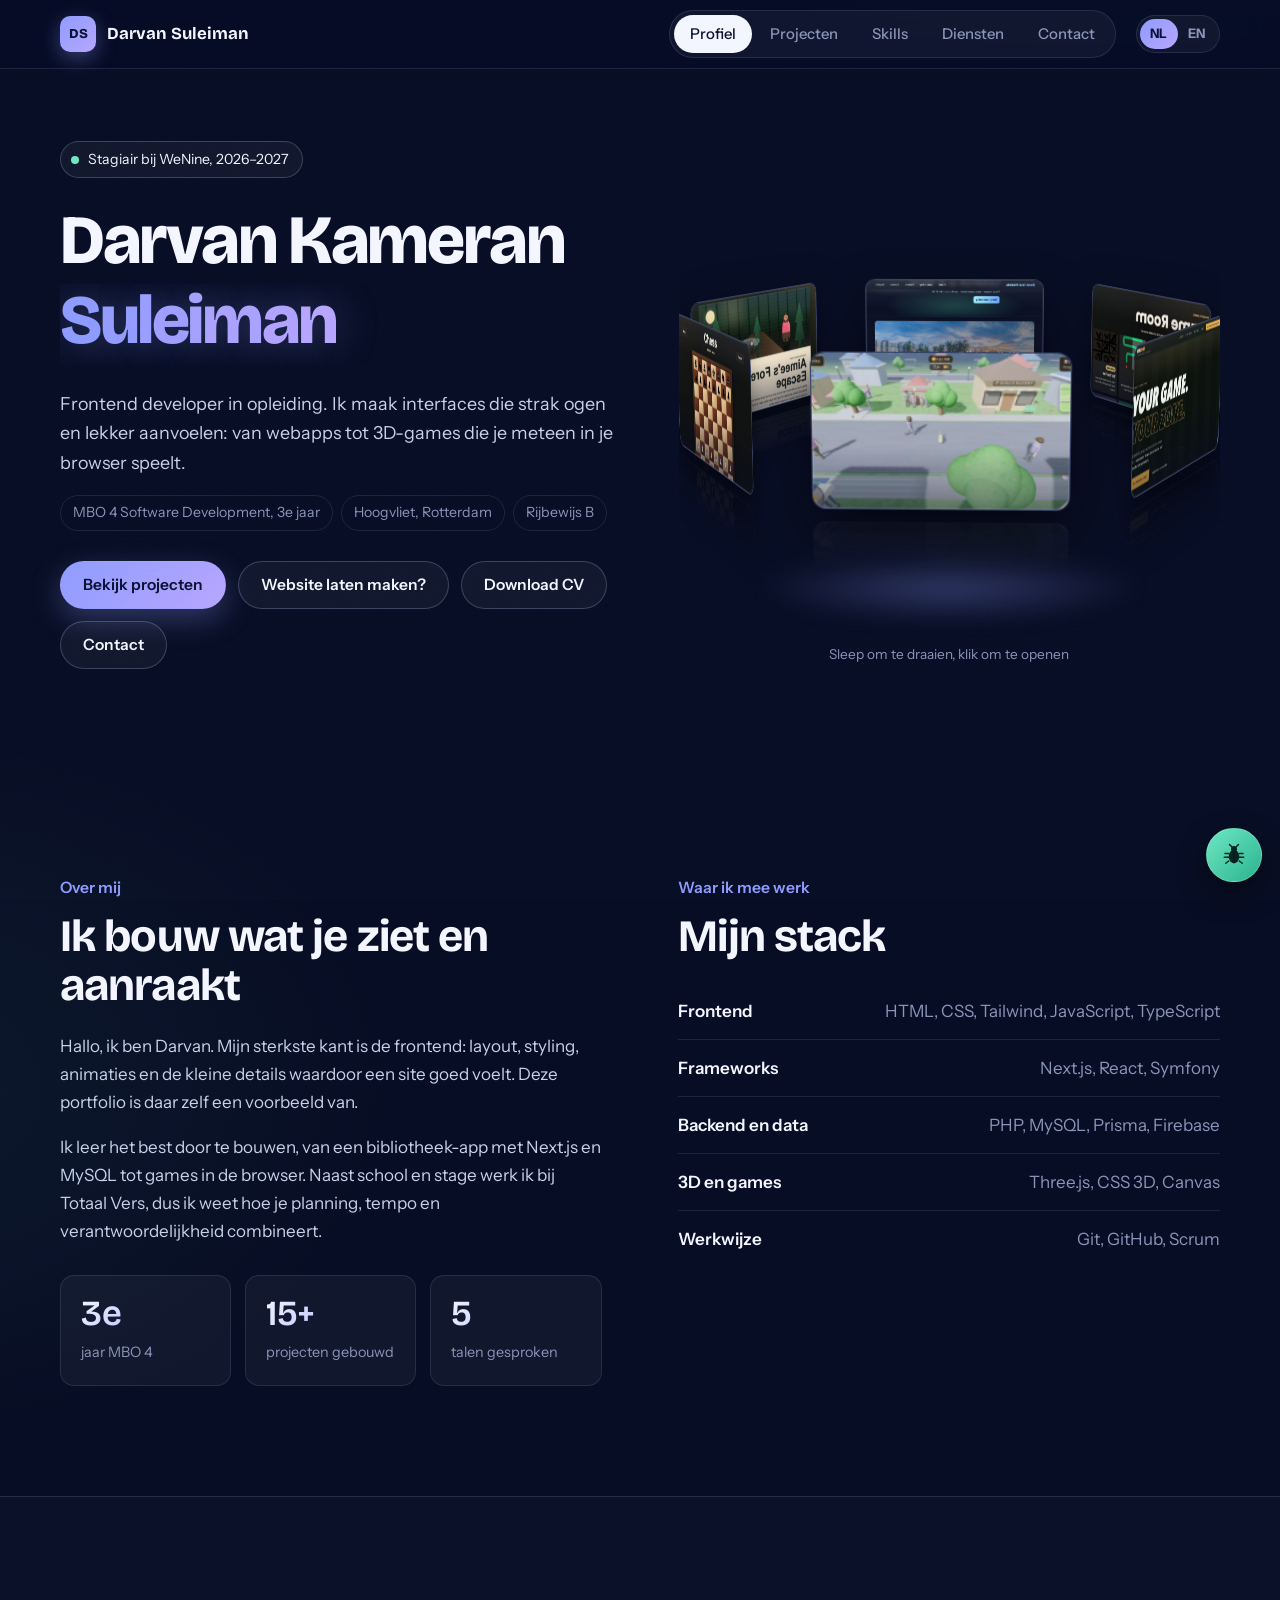
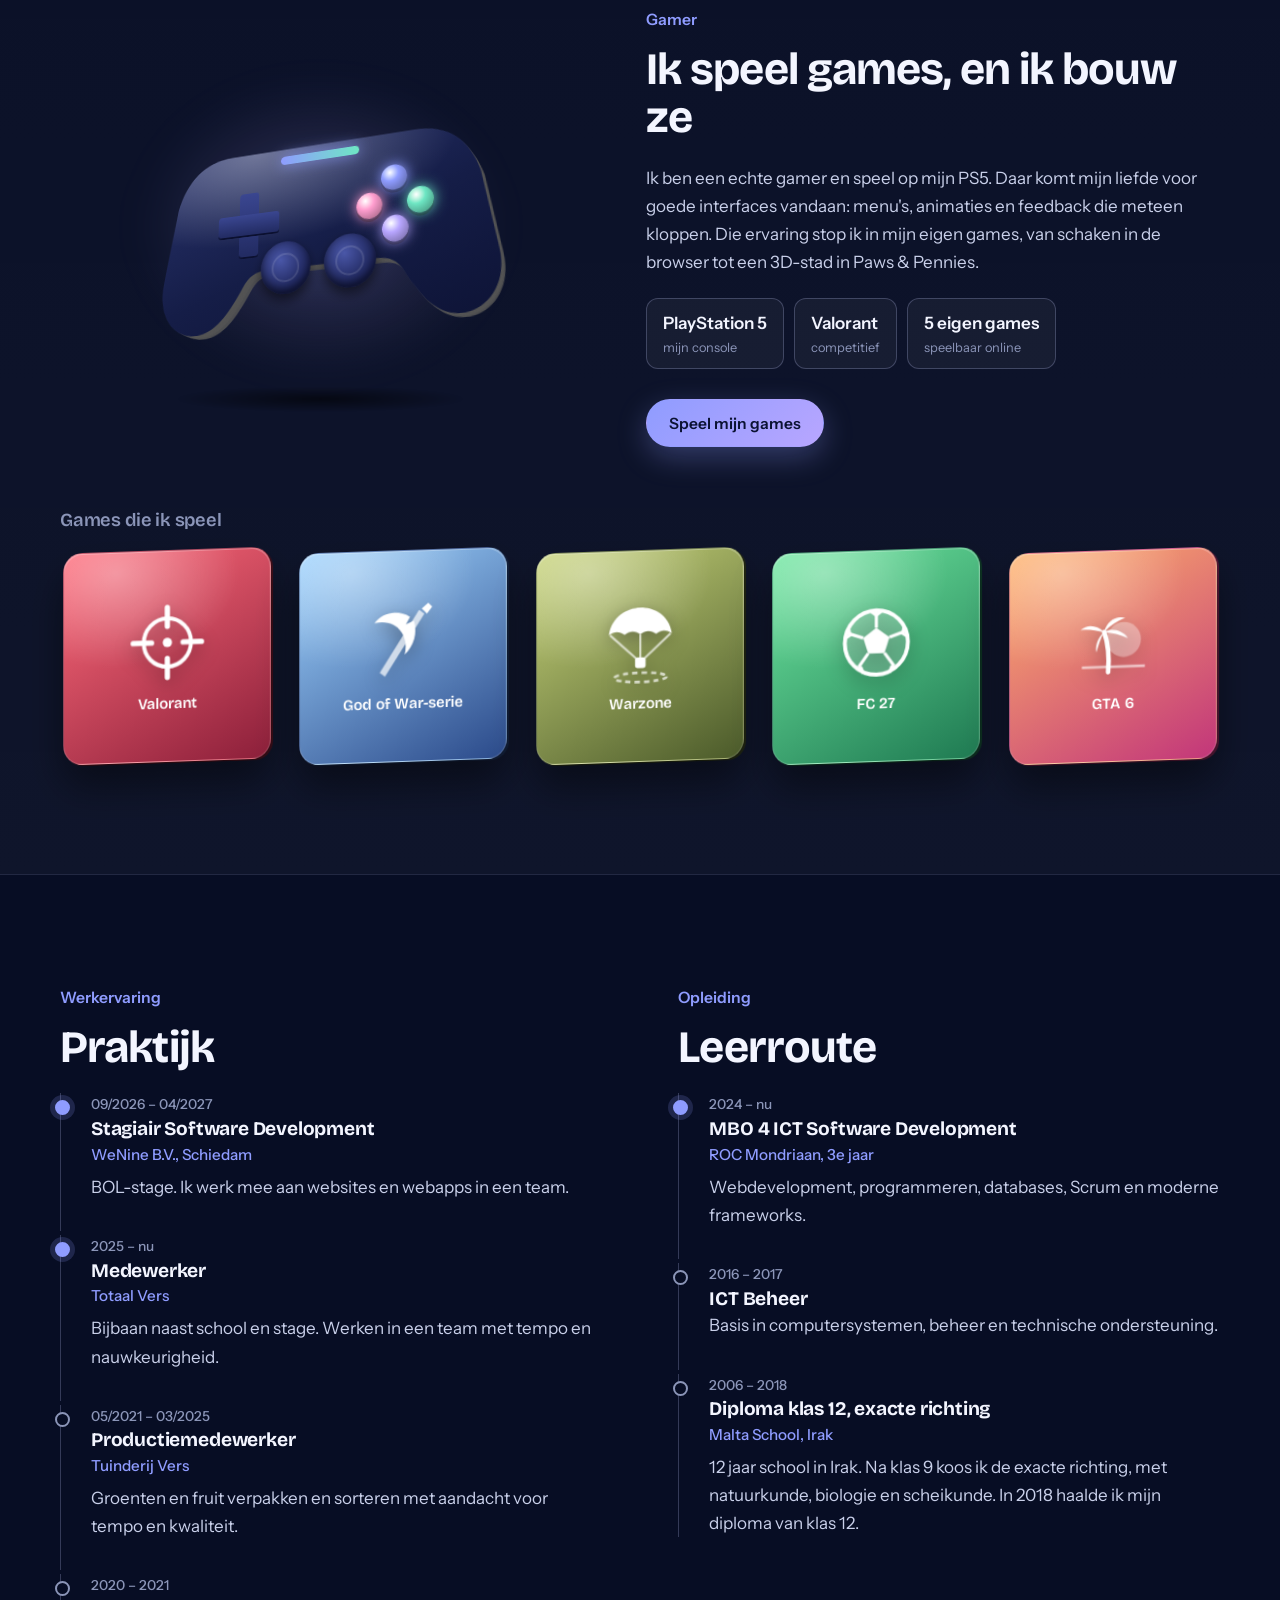
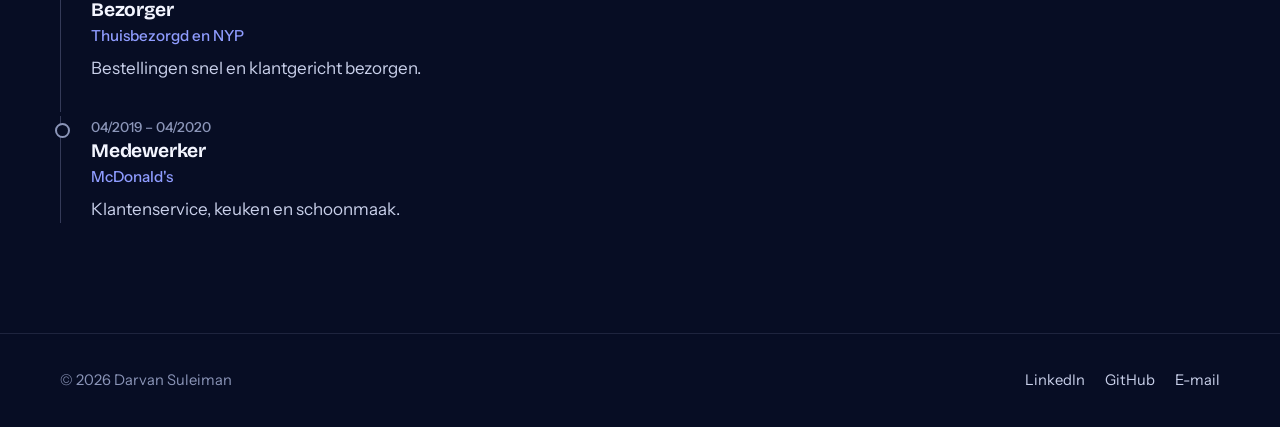
<file: index.html>
<!DOCTYPE html>
<html lang="nl">

<head>
    <meta charset="UTF-8">
    <meta name="viewport" content="width=device-width, initial-scale=1.0">
    <title>Darvan Suleiman | Frontend Developer</title>
    <meta name="description" content="Portfolio van Darvan Kameran Suleiman: frontend developer in opleiding, MBO 4 Software Development, gamer en game-maker.">
    <link rel="canonical" href="https://darvan.dev/">
    <meta name="theme-color" content="#070d24">
    <meta property="og:type" content="website">
    <meta property="og:site_name" content="Darvan Suleiman">
    <meta property="og:title" content="Darvan Suleiman | Frontend Developer">
    <meta property="og:description" content="Frontend developer in opleiding. Websites, webapps en 3D-games die je meteen in je browser speelt.">
    <meta property="og:url" content="https://darvan.dev/">
    <meta property="og:image" content="https://darvan.dev/img/og-image.jpg">
    <meta property="og:image:width" content="1200">
    <meta property="og:image:height" content="630">
    <meta property="og:image:alt" content="Darvan Suleiman, frontend developer, met screenshots van zijn projecten">
    <meta property="og:locale" content="nl_NL">
    <meta property="og:locale:alternate" content="en_GB">
    <meta name="twitter:card" content="summary_large_image">
    <meta name="twitter:title" content="Darvan Suleiman | Frontend Developer">
    <meta name="twitter:description" content="Frontend developer in opleiding. Websites, webapps en 3D-games die je meteen in je browser speelt.">
    <meta name="twitter:image" content="https://darvan.dev/img/og-image.jpg">
    <link rel="icon" href="img/favicon.svg" type="image/svg+xml">
    <link rel="icon" href="img/favicon-32.png" type="image/png" sizes="32x32">
    <link rel="apple-touch-icon" href="img/apple-touch-icon.png">
    <script>document.documentElement.classList.add("js")</script>
    <link rel="preconnect" href="https://fonts.googleapis.com">
    <link rel="preconnect" href="https://fonts.gstatic.com" crossorigin>
    <link href="https://fonts.googleapis.com/css2?family=Bricolage+Grotesque:opsz,wght@12..96,500..800&family=Instrument+Sans:wght@400..700&display=swap" rel="stylesheet">
    <link rel="stylesheet" href="css/style.css?v=17">
    <script src="js/main.js?v=11" defer></script>
    <script src="js/bughunt.js?v=3" defer></script>
    <script src="js/i18n.js?v=4" defer></script>
    <script>try{var q=new URLSearchParams(location.search).get("notrack");if(q==="1")localStorage.setItem("umami.disabled","1");if(q==="0")localStorage.removeItem("umami.disabled");}catch(e){}</script>
    <script>try{var m=new URLSearchParams(location.search).get("me");if(m==="0")localStorage.removeItem("ds-me");else if(m)localStorage.setItem("ds-me",m);var me=localStorage.getItem("ds-me");if(me){var n=0,t=setInterval(function(){if(window.umami&&umami.identify){clearInterval(t);umami.identify("darvan-"+me,{owner:"Darvan",device:me});}else if(++n>40)clearInterval(t);},250);}}catch(e){}</script>
    <script defer src="https://cloud.umami.is/script.js" data-website-id="db2eae29-f59c-4067-9ddf-e38b663fb989" data-domains="darvan.dev,darvan23.github.io"></script>
</head>

<body>
    <header class="topbar">
        <div class="wrap topbar-inner">
            <a class="brand" href="index.html"><span class="brand-mark">DS</span>Darvan Suleiman</a>
            <nav class="nav" aria-label="Hoofdmenu">
                <a href="index.html" class="active">Profiel</a>
                <a href="portofolio.html">Projecten</a>
                <a href="skills.html">Skills</a>
                <a href="diensten.html">Diensten</a>
                <a href="contact.html">Contact</a>
            </nav>
        </div>
    </header>

    <section class="hero hero-home">
        <div class="wrap hero-grid">
            <div>
                <span class="status-pill fade-in" style="--d:0.1s">Stagiair bij WeNine, 2026&ndash;2027</span>
                <h1 class="hero-name" aria-label="Darvan Kameran Suleiman"><span class="line" aria-hidden="true"><span class="char" style="--i:0">D</span><span class="char" style="--i:1">a</span><span class="char" style="--i:2">r</span><span class="char" style="--i:3">v</span><span class="char" style="--i:4">a</span><span class="char" style="--i:5">n</span><span class="char" style="--i:6">&nbsp;</span><span class="char" style="--i:7">K</span><span class="char" style="--i:8">a</span><span class="char" style="--i:9">m</span><span class="char" style="--i:10">e</span><span class="char" style="--i:11">r</span><span class="char" style="--i:12">a</span><span class="char" style="--i:13">n</span></span><span class="line grad" aria-hidden="true"><span class="char" style="--i:14">S</span><span class="char" style="--i:15">u</span><span class="char" style="--i:16">l</span><span class="char" style="--i:17">e</span><span class="char" style="--i:18">i</span><span class="char" style="--i:19">m</span><span class="char" style="--i:20">a</span><span class="char" style="--i:21">n</span></span></h1>
                <p class="hero-lead fade-in" style="--d:0.9s">Frontend developer in opleiding. Ik maak interfaces die strak ogen en lekker aanvoelen: van webapps tot 3D-games die je meteen in je browser speelt.</p>
                <div class="hero-facts fade-in" style="--d:1s">
                    <span>MBO 4 Software Development, 3e jaar</span>
                    <span>Hoogvliet, Rotterdam</span>
                    <span>Rijbewijs B</span>
                </div>
                <div class="hero-actions fade-in" style="--d:1.1s">
                    <a class="button button-primary" href="portofolio.html">Bekijk projecten</a>
                    <a class="button button-ghost" href="diensten.html">Website laten maken?</a>
                    <details class="cv-download">
                        <summary class="button button-ghost">Download CV</summary>
                        <div class="cv-menu">
                            <a href="cv/darvan-kameran-suleiman-cv-nl.pdf" download>Nederlands</a>
                            <a href="cv/darvan-kameran-suleiman-cv-en.pdf" download>English</a>
                        </div>
                    </details>
                    <a class="button button-ghost" href="contact.html">Contact</a>
                </div>
            </div>

            <div class="ring-stage" aria-label="Mijn projecten in 3D. Sleep om te draaien.">
                <div class="ring-floor"></div>
                <div class="ring">
                    <a class="ring-item" href="https://darvan.dev/cat/"><img src="img/projects/paws-pennies.jpg" alt="Paws &amp; Pennies"><span>Paws &amp; Pennies</span></a>
                    <a class="ring-item" href="https://darvan.dev/Eenzone/eenzone/"><img src="img/projects/eenzone.jpg" alt="Eenzone Sportswear"><span>Eenzone</span></a>
                    <a class="ring-item" href="https://darvan.dev/project2-games/"><img src="img/projects/game-room.jpg" alt="Game Room"><span>Game Room</span></a>
                    <a class="ring-item" href="portofolio.html#school"><img src="img/projects/bestinn.jpg" alt="Best-Inn Hotels"><span>Best-Inn Hotels</span></a>
                    <a class="ring-item" href="https://darvan.dev/Maze/"><img src="img/projects/maze.jpg" alt="Forest Maze Escape"><span>Forest Maze Escape</span></a>
                    <a class="ring-item" href="https://darvan.dev/project2-games/chess/chess.html"><img src="img/projects/chess.jpg" alt="Schaken"><span>Schaken</span></a>
                </div>
                <span class="ring-hint">Sleep om te draaien, klik om te openen</span>
            </div>
        </div>
    </section>

    <main>
        <section class="section">
            <div class="wrap two-col">
                <div>
                    <p class="eyebrow">Over mij</p>
                    <h2>Ik bouw wat je ziet en aanraakt</h2>
                    <p>Hallo, ik ben Darvan. Mijn sterkste kant is de frontend: layout, styling, animaties en de kleine details waardoor een site goed voelt. Deze portfolio is daar zelf een voorbeeld van.</p>
                    <p>Ik leer het best door te bouwen, van een bibliotheek-app met Next.js en MySQL tot games in de browser. Naast school en stage werk ik bij Totaal Vers, dus ik weet hoe je planning, tempo en verantwoordelijkheid combineert.</p>
                    <div class="stats">
                        <div><strong>3e</strong><span>jaar MBO 4</span></div>
                        <div><strong>15+</strong><span>projecten gebouwd</span></div>
                        <div><strong>5</strong><span>talen gesproken</span></div>
                    </div>
                </div>
                <div>
                    <p class="eyebrow">Waar ik mee werk</p>
                    <h2>Mijn stack</h2>
                    <ul class="list-plain">
                        <li><span class="name">Frontend</span><span class="meta">HTML, CSS, Tailwind, JavaScript, TypeScript</span></li>
                        <li><span class="name">Frameworks</span><span class="meta">Next.js, React, Symfony</span></li>
                        <li><span class="name">Backend en data</span><span class="meta">PHP, MySQL, Prisma, Firebase</span></li>
                        <li><span class="name">3D en games</span><span class="meta">Three.js, CSS 3D, Canvas</span></li>
                        <li><span class="name">Werkwijze</span><span class="meta">Git, GitHub, Scrum</span></li>
                    </ul>
                </div>
            </div>
        </section>

        <section class="section section-alt" id="gamer">
            <div class="wrap gamer">
                <div class="pad-stage" aria-hidden="true">
                    <div class="pad-glow"></div>
                    <div class="pad-float">
                        <div class="pad">
                            <div class="pad-layer depth d3"></div>
                            <div class="pad-layer depth d2"></div>
                            <div class="pad-layer depth d1"></div>
                            <div class="pad-face"></div>
                            <div class="pad-part pad-light"></div>
                            <div class="pad-part pad-dpad"><i></i><i></i></div>
                            <div class="pad-part pad-btns"><i></i><i></i><i></i><i></i></div>
                            <div class="pad-part pad-stick l"></div>
                            <div class="pad-part pad-stick r"></div>
                        </div>
                    </div>
                    <div class="pad-shadow"></div>
                </div>
                <div>
                    <p class="eyebrow">Gamer</p>
                    <h2>Ik speel games, en ik bouw ze</h2>
                    <p>Ik ben een echte gamer en speel op mijn PS5. Daar komt mijn liefde voor goede interfaces vandaan: menu's, animaties en feedback die meteen kloppen. Die ervaring stop ik in mijn eigen games, van schaken in de browser tot een 3D-stad in Paws &amp; Pennies.</p>
                    <ul class="game-list">
                        <li>PlayStation 5<small>mijn console</small></li>
                        <li>Valorant<small>competitief</small></li>
                        <li>5 eigen games<small>speelbaar online</small></li>
                    </ul>
                    <div class="hero-actions">
                        <a class="button button-primary" href="portofolio.html#games">Speel mijn games</a>
                    </div>
                </div>
            </div>
            <div class="wrap played">
                <h3 class="played-title">Games die ik speel</h3>
                <ul class="game-tiles" aria-label="Games die ik speel">
                    <li class="game-tile t-red" tabindex="0" style="--i:0">
                        <div class="tile-inner">
                            <div class="tile-face tile-front"><svg viewBox="0 0 64 64" aria-hidden="true"><circle cx="32" cy="32" r="18" fill="none" stroke="currentColor" stroke-width="3"/><path d="M32 6v14M32 44v14M6 32h14M44 32h14" stroke="currentColor" stroke-width="4" stroke-linecap="round"/><circle cx="32" cy="32" r="3.5" fill="currentColor"/></svg><strong>Valorant</strong></div>
                            <div class="tile-face tile-back"><strong>Valorant</strong><span>Tactische shooter</span></div>
                        </div>
                    </li>
                    <li class="game-tile t-ice" tabindex="0" style="--i:1">
                        <div class="tile-inner">
                            <div class="tile-face tile-front"><svg viewBox="0 0 64 64" aria-hidden="true"><path d="M44 8l4 3-30 46-4-3z" fill="currentColor" opacity=".7"/><path d="M37 13c-9-6-21-4-27 4 9-2 16 1 21 7z" fill="currentColor"/><path d="M40 16c3 9 0 19-7 25 2-8 0-15-5-20z" fill="currentColor"/><path d="M46 7l5-4 3 3-4 5z" fill="currentColor"/></svg><strong>God of War-serie</strong></div>
                            <div class="tile-face tile-back"><strong>God of War-serie</strong><span>Actie-avontuur</span></div>
                        </div>
                    </li>
                    <li class="game-tile t-olive" tabindex="0" style="--i:2">
                        <div class="tile-inner">
                            <div class="tile-face tile-front"><svg viewBox="0 0 64 64" aria-hidden="true"><path d="M8 26C10 12 22 6 32 6s22 6 24 20c-4-3-8-3-12 0-4-3-8-3-12 0-4-3-8-3-12 0-4-3-8-3-12 0z" fill="currentColor"/><path d="M9 26l20 18M55 26L35 44M32 26v18" stroke="currentColor" stroke-width="1.6" opacity=".7"/><rect x="28" y="43" width="8" height="8" rx="2" fill="currentColor"/><ellipse cx="32" cy="58" rx="20" ry="3.5" fill="none" stroke="currentColor" stroke-width="2" stroke-dasharray="4 3" opacity=".7"/></svg><strong>Warzone</strong></div>
                            <div class="tile-face tile-back"><strong>Warzone</strong><span>Battle royale</span></div>
                        </div>
                    </li>
                    <li class="game-tile t-green" tabindex="0" style="--i:3">
                        <div class="tile-inner">
                            <div class="tile-face tile-front"><svg viewBox="0 0 64 64" aria-hidden="true"><circle cx="32" cy="32" r="24" fill="currentColor" opacity=".18"/><circle cx="32" cy="32" r="24" fill="none" stroke="currentColor" stroke-width="3"/><path d="M32 21l10 7.3-3.8 11.7H25.8L22 28.3z" fill="currentColor"/><path d="M32 8.5v12.5M42 28.3l11.5-3.8M38.2 40l7.2 9.8M25.8 40l-7.2 9.8M22 28.3l-11.5-3.8" stroke="currentColor" stroke-width="2.4"/><path d="M28 8.8l4 3 4-3M53 21l-1 5 4 2.5M48 51l-4.5-.5-1.5 4.5M16 51l4.5-.5 1.5 4.5M11 21l1 5-4 2.5" fill="none" stroke="currentColor" stroke-width="2.2" stroke-linejoin="round"/></svg><strong>FC 27</strong></div>
                            <div class="tile-face tile-back"><strong>FC 27</strong><span>Voetbal</span></div>
                        </div>
                    </li>
                    <li class="game-tile t-sunset" tabindex="0" style="--i:4">
                        <div class="tile-inner">
                            <div class="tile-face tile-front"><svg viewBox="0 0 64 64" aria-hidden="true"><circle cx="40" cy="30" r="13" fill="currentColor" opacity=".35"/><path d="M8 50h48" stroke="currentColor" stroke-width="2" opacity=".6"/><path d="M28 54c1-12 0-22-3-30" stroke="currentColor" stroke-width="3.5" fill="none" stroke-linecap="round"/><path d="M25 24c-6-6-13-6-18-2 7-1 12 1 18 2zM25 24c2-8 9-12 16-10-6 2-11 5-16 10zM25 24c6-3 14-1 18 5-6-3-12-4-18-5zM25 24c-4 3-7 9-6 15 2-6 3-10 6-15z" fill="currentColor"/></svg><strong>GTA 6</strong></div>
                            <div class="tile-face tile-back"><strong>GTA 6</strong><span>Open wereld</span></div>
                        </div>
                    </li>
                </ul>
            </div>
        </section>

        <section class="section">
            <div class="wrap two-col">
                <div>
                    <p class="eyebrow">Werkervaring</p>
                    <h2>Praktijk</h2>
                    <div class="timeline">
                        <article class="current">
                            <span class="when">09/2026 &ndash; 04/2027</span>
                            <h3>Stagiair Software Development</h3>
                            <span class="where">WeNine B.V., Schiedam</span>
                            <p>BOL-stage. Ik werk mee aan websites en webapps in een team.</p>
                        </article>
                        <article class="current">
                            <span class="when">2025 &ndash; nu</span>
                            <h3>Medewerker</h3>
                            <span class="where">Totaal Vers</span>
                            <p>Bijbaan naast school en stage. Werken in een team met tempo en nauwkeurigheid.</p>
                        </article>
                        <article>
                            <span class="when">05/2021 &ndash; 03/2025</span>
                            <h3>Productiemedewerker</h3>
                            <span class="where">Tuinderij Vers</span>
                            <p>Groenten en fruit verpakken en sorteren met aandacht voor tempo en kwaliteit.</p>
                        </article>
                        <article>
                            <span class="when">2020 &ndash; 2021</span>
                            <h3>Bezorger</h3>
                            <span class="where">Thuisbezorgd en NYP</span>
                            <p>Bestellingen snel en klantgericht bezorgen.</p>
                        </article>
                        <article>
                            <span class="when">04/2019 &ndash; 04/2020</span>
                            <h3>Medewerker</h3>
                            <span class="where">McDonald's</span>
                            <p>Klantenservice, keuken en schoonmaak.</p>
                        </article>
                    </div>
                </div>
                <div>
                    <p class="eyebrow">Opleiding</p>
                    <h2>Leerroute</h2>
                    <div class="timeline">
                        <article class="current">
                            <span class="when">2024 &ndash; nu</span>
                            <h3>MBO 4 ICT Software Development</h3>
                            <span class="where">ROC Mondriaan, 3e jaar</span>
                            <p>Webdevelopment, programmeren, databases, Scrum en moderne frameworks.</p>
                        </article>
                        <article>
                            <span class="when">2016 &ndash; 2017</span>
                            <h3>ICT Beheer</h3>
                            <p>Basis in computersystemen, beheer en technische ondersteuning.</p>
                        </article>
                        <article>
                            <span class="when">2006 &ndash; 2018</span>
                            <h3>Diploma klas 12, exacte richting</h3>
                            <span class="where">Malta School, Irak</span>
                            <p>12 jaar school in Irak. Na klas 9 koos ik de exacte richting, met natuurkunde, biologie en scheikunde. In 2018 haalde ik mijn diploma van klas 12.</p>
                        </article>
                    </div>
                </div>
            </div>
        </section>
    </main>

    <footer class="site-footer">
        <div class="wrap footer-inner">
            <span>&copy; 2026 Darvan Suleiman</span>
            <div class="footer-links">
                <a href="https://www.linkedin.com/in/darvan-suleiman-3072932a0">LinkedIn</a>
                <a href="https://github.com/Darvan23">GitHub</a>
                <a href="mailto:darvankameran69616@gmail.com">E-mail</a>
            </div>
        </div>
    </footer>
</body>

</html>
</file>
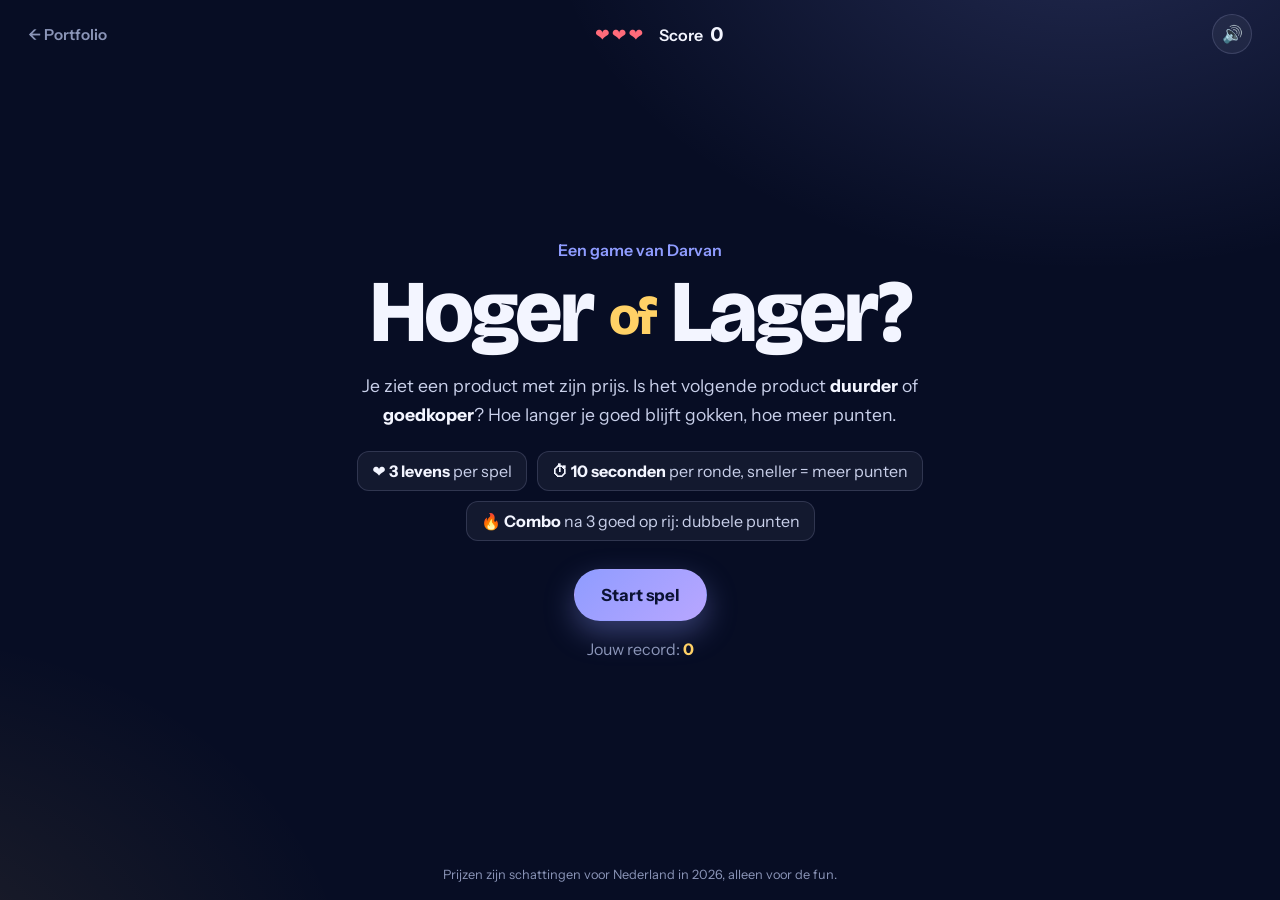
<file: hoger-lager/index.html>
<!DOCTYPE html>
<html lang="nl">

<head>
    <meta charset="UTF-8">
    <meta name="viewport" content="width=device-width, initial-scale=1.0">
    <title>Hoger of Lager? | Darvan Suleiman</title>
    <meta name="description" content="Raad of het volgende product duurder of goedkoper is. Een browsergame van Darvan Suleiman.">
    <meta name="theme-color" content="#070d24">
    <link rel="icon" href="../img/favicon.svg" type="image/svg+xml">
    <link rel="preconnect" href="https://fonts.googleapis.com">
    <link rel="preconnect" href="https://fonts.gstatic.com" crossorigin>
    <link href="https://fonts.googleapis.com/css2?family=Bricolage+Grotesque:opsz,wght@12..96,600..800&family=Instrument+Sans:wght@400..700&display=swap" rel="stylesheet">
    <link rel="stylesheet" href="style.css?v=1">
    <script>try{var q=new URLSearchParams(location.search).get("notrack");if(q==="1")localStorage.setItem("umami.disabled","1");if(q==="0")localStorage.removeItem("umami.disabled");}catch(e){}</script>
    <script>try{var m=new URLSearchParams(location.search).get("me");if(m==="0")localStorage.removeItem("ds-me");else if(m)localStorage.setItem("ds-me",m);var me=localStorage.getItem("ds-me");if(me){var n=0,t=setInterval(function(){if(window.umami&&umami.identify){clearInterval(t);umami.identify("darvan-"+me,{owner:"Darvan",device:me});}else if(++n>40)clearInterval(t);},250);}}catch(e){}</script>
    <script defer src="https://cloud.umami.is/script.js" data-website-id="db2eae29-f59c-4067-9ddf-e38b663fb989" data-domains="darvan.dev,darvan23.github.io"></script>
    <script src="game.js?v=1" defer></script>
</head>

<body>
    <header class="bar">
        <a class="back" href="../portofolio.html#games">← Portfolio</a>
        <div class="hud" aria-live="polite">
            <span class="lives" aria-label="Levens"></span>
            <span class="score-box">Score <strong id="score">0</strong></span>
            <span class="combo" id="combo" hidden></span>
        </div>
        <button class="icon-btn" id="mute" type="button" aria-label="Geluid uit">🔊</button>
    </header>

    <main>
        <!-- Start screen -->
        <section class="screen" id="start">
            <p class="kicker">Een game van Darvan</p>
            <h1>Hoger <span>of</span> Lager?</h1>
            <p class="lead">Je ziet een product met zijn prijs. Is het volgende product <strong>duurder</strong> of <strong>goedkoper</strong>? Hoe langer je goed blijft gokken, hoe meer punten.</p>
            <ul class="rules">
                <li><b>❤️ 3 levens</b> per spel</li>
                <li><b>⏱ 10 seconden</b> per ronde, sneller = meer punten</li>
                <li><b>🔥 Combo</b> na 3 goed op rij: dubbele punten</li>
            </ul>
            <button class="btn btn-primary" id="start-btn" type="button">Start spel</button>
            <p class="best-line">Jouw record: <strong id="best-start">0</strong></p>
        </section>

        <!-- Game -->
        <section class="screen" id="game" hidden>
            <div class="timer" aria-hidden="true"><span id="timer-fill"></span></div>
            <p class="round-line">Ronde <strong id="round">1</strong></p>

            <div class="arena">
                <article class="card" id="card-a">
                    <div class="emoji" id="a-emoji"></div>
                    <h2 id="a-name"></h2>
                    <p class="price" id="a-price"></p>
                </article>

                <div class="vs">VS</div>

                <article class="card card-b" id="card-b">
                    <div class="emoji" id="b-emoji"></div>
                    <h2 id="b-name"></h2>
                    <p class="price" id="b-price">€ ???</p>
                    <div class="choices" id="choices">
                        <button class="btn btn-up" id="higher" type="button">▲ Hoger</button>
                        <button class="btn btn-down" id="lower" type="button">▼ Lager</button>
                    </div>
                </article>
            </div>
            <p class="hint">Tip: gebruik de pijltjestoetsen ↑ en ↓</p>
            <p class="toast" id="toast" aria-live="assertive"></p>
        </section>

        <!-- Game over -->
        <section class="screen" id="over" hidden>
            <p class="kicker" id="over-kicker">Game over</p>
            <h1 class="final"><span id="final-score">0</span> punten</h1>
            <p class="new-record" id="new-record" hidden>🏆 Nieuw record!</p>
            <div class="stats">
                <div><strong id="stat-rounds">0</strong><span>rondes goed</span></div>
                <div><strong id="stat-streak">0</strong><span>langste reeks</span></div>
                <div><strong id="stat-best">0</strong><span>jouw record</span></div>
            </div>
            <div class="over-actions">
                <button class="btn btn-primary" id="again-btn" type="button">Opnieuw spelen</button>
                <a class="btn btn-ghost" href="../portofolio.html#games">Meer games</a>
            </div>
        </section>
    </main>

    <canvas id="confetti" aria-hidden="true"></canvas>
    <footer class="foot">Prijzen zijn schattingen voor Nederland in 2026, alleen voor de fun.</footer>
</body>

</html>
</file>
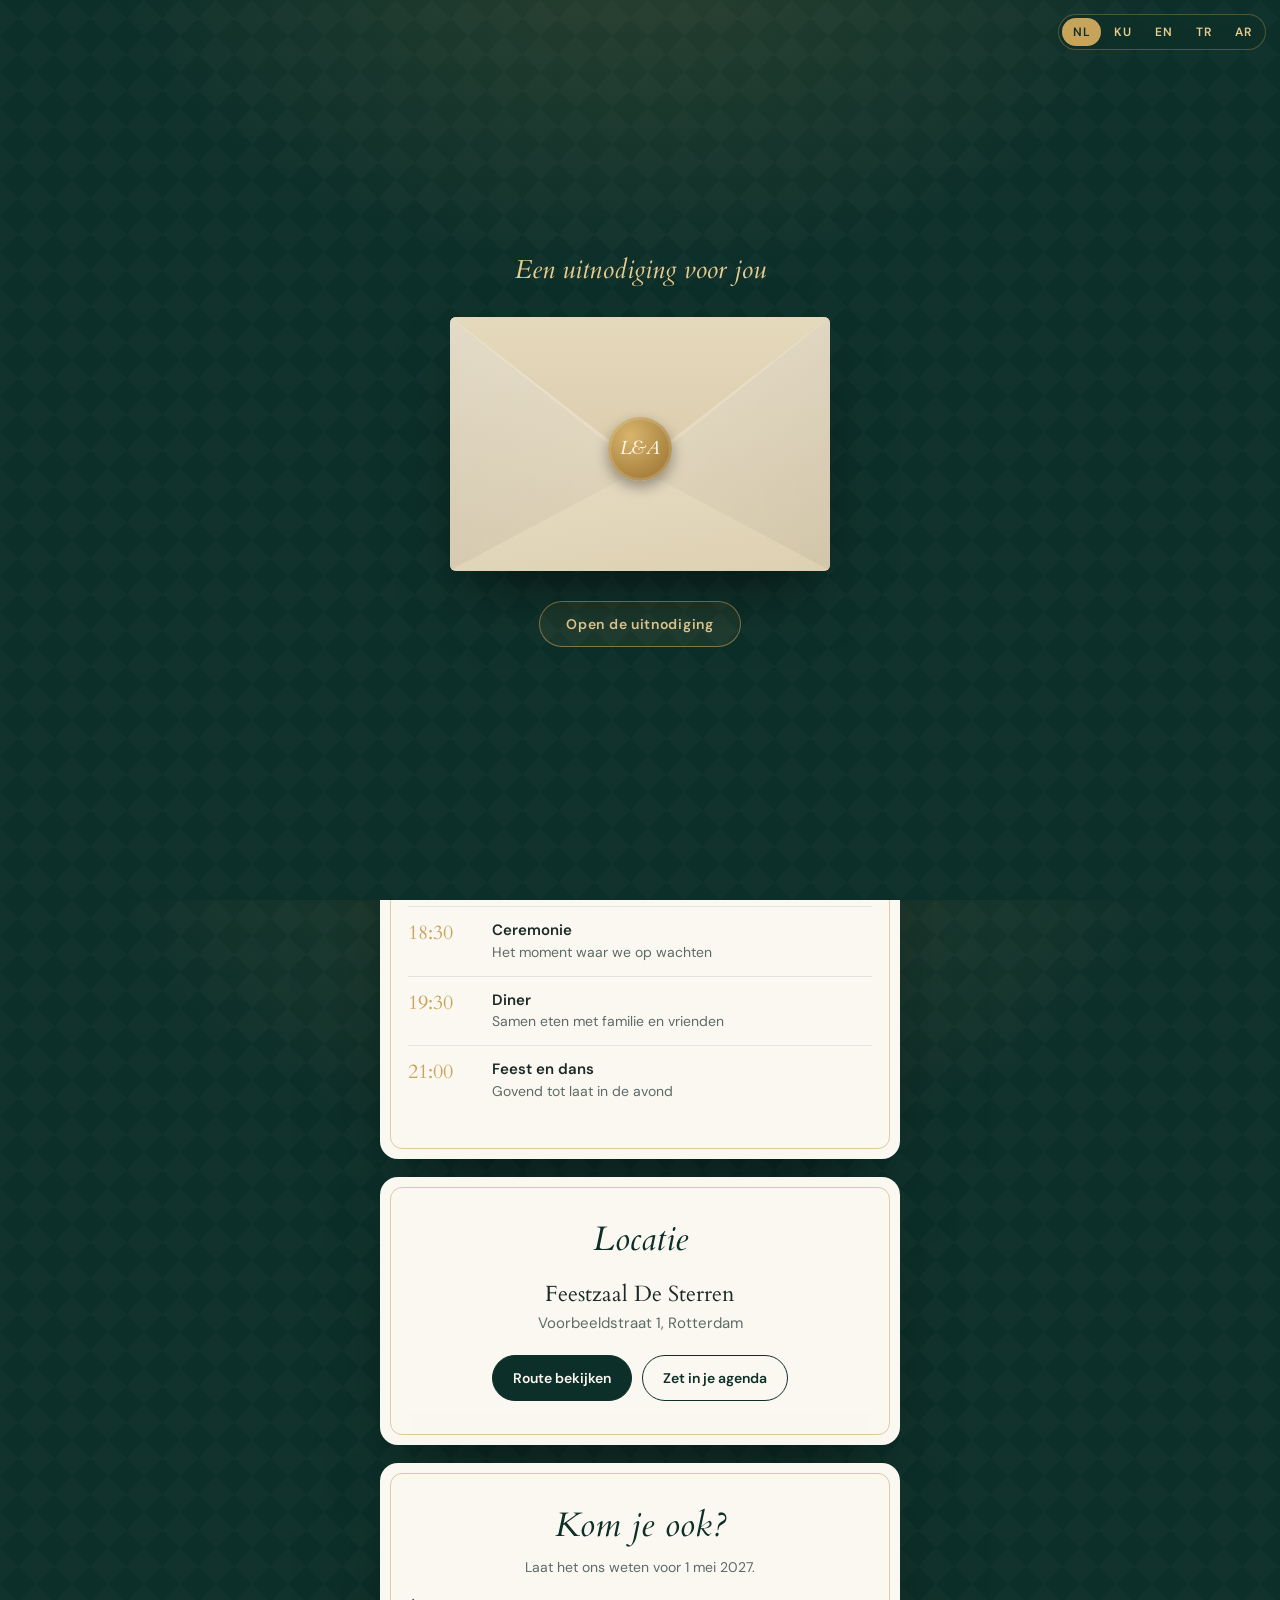
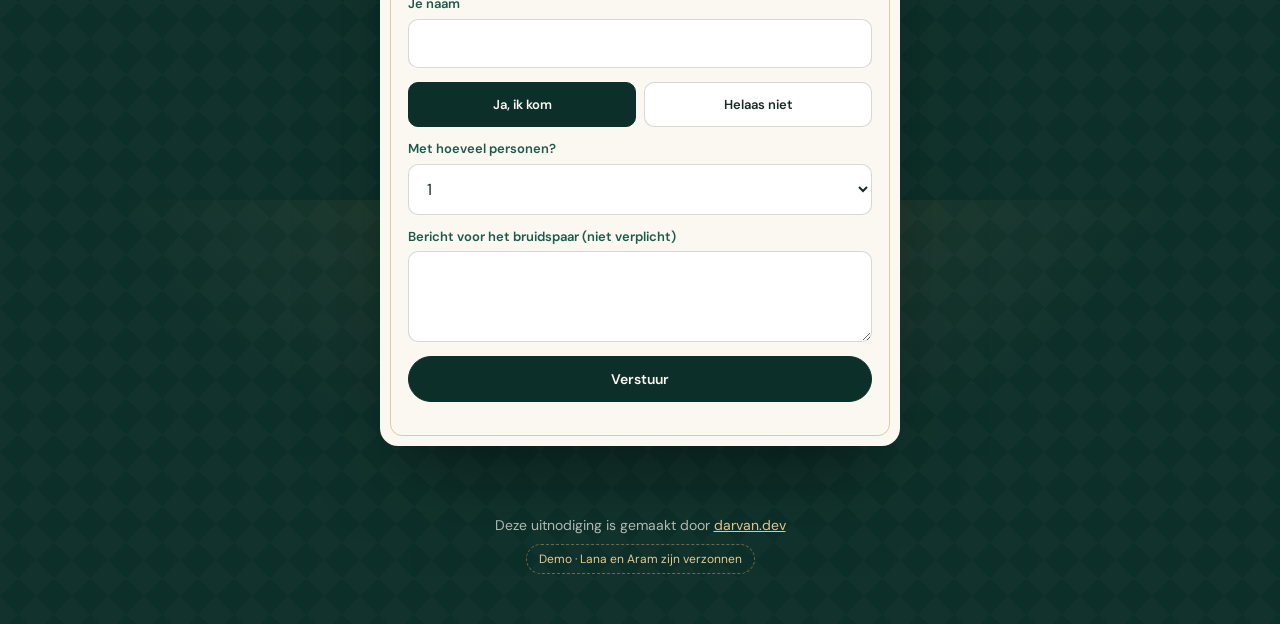
<file: demo/uitnodiging/index.html>
<!DOCTYPE html>
<html lang="nl">
<head>
<meta charset="UTF-8">
<meta name="viewport" content="width=device-width, initial-scale=1, viewport-fit=cover">
<title>Lana &amp; Aram · Demo trouwuitnodiging</title>
<meta name="description" content="Demo van een digitale trouwuitnodiging, gemaakt door darvan.dev. Lana en Aram zijn verzonnen.">
<meta name="robots" content="noindex">
<meta name="theme-color" content="#0d2f29">
<meta property="og:title" content="Lana & Aram gaan trouwen (demo)">
<meta property="og:description" content="Voorbeeld van een digitale trouwuitnodiging door darvan.dev">
<link rel="icon" href="../../img/favicon.svg" type="image/svg+xml">
<script>try{var q=new URLSearchParams(location.search).get("notrack");if(q==="1")localStorage.setItem("umami.disabled","1");if(q==="0")localStorage.removeItem("umami.disabled");}catch(e){}</script>
<script defer src="https://cloud.umami.is/script.js" data-website-id="db2eae29-f59c-4067-9ddf-e38b663fb989" data-domains="darvan.dev,darvan23.github.io"></script>
<style>
@font-face { font-family: "Cardo"; src: url("../fonts/Cardo-Regular.woff") format("woff"); font-weight: 400; font-display: swap; }
@font-face { font-family: "Cardo"; src: url("../fonts/Cardo-Italic.woff") format("woff"); font-style: italic; font-weight: 400; font-display: swap; }
@font-face { font-family: "DM Sans"; src: url("../fonts/DMSans.woff") format("woff"); font-weight: 100 1000; font-display: swap; }

:root {
  --green: #0d2f29;
  --green-2: #134238;
  --green-3: #1d5a4c;
  --gold: #c8a35a;
  --gold-2: #e6cb8f;
  --paper: #fbf8f1;
  --ink: #1c2a26;
  --muted: #5d6b66;
  --serif: "Cardo", Georgia, serif;
  --sans: "DM Sans", system-ui, sans-serif;
  --ease: cubic-bezier(0.22, 1, 0.36, 1);
}
* { box-sizing: border-box; }
html { -webkit-text-size-adjust: 100%; text-size-adjust: 100%; scroll-behavior: smooth; }
body {
  margin: 0; min-height: 100vh; font-family: var(--sans); color: var(--paper);
  background:
    radial-gradient(900px 600px at 50% -10%, rgba(200, 163, 90, 0.16), transparent 60%),
    repeating-conic-gradient(from 45deg at 50% 50%, rgba(255,255,255,0.018) 0 25%, transparent 0 50%) 0 0 / 36px 36px,
    var(--green);
  overflow-x: hidden;
}
body.locked { overflow: hidden; height: 100vh; }

/* language switch */
.langs { position: fixed; top: max(14px, env(safe-area-inset-top)); right: 14px; z-index: 50; display: flex; gap: 2px; padding: 3px; border-radius: 999px; background: rgba(13, 47, 41, 0.7); border: 1px solid rgba(200, 163, 90, 0.35); backdrop-filter: blur(8px); -webkit-backdrop-filter: blur(8px); }
.langs button { border: 0; background: none; color: var(--gold-2); font: 600 12px/1 var(--sans); letter-spacing: 0.04em; padding: 8px 11px; border-radius: 999px; cursor: pointer; }
.langs button[aria-pressed="true"] { background: var(--gold); color: var(--green); }

/* envelope intro */
.intro { position: fixed; inset: 0; z-index: 40; display: grid; place-items: center; padding: 24px; background: inherit; transition: opacity 0.9s var(--ease), visibility 0.9s; }
.intro.gone { opacity: 0; visibility: hidden; pointer-events: none; }
.intro-inner { display: grid; justify-items: center; gap: 30px; }
.to { font: italic 400 clamp(20px, 5vw, 26px)/1.3 var(--serif); color: var(--gold-2); text-align: center; margin: 0; }
.envelope { position: relative; width: min(84vw, 380px); aspect-ratio: 3 / 2; perspective: 1400px; cursor: pointer; border: 0; padding: 0; background: none; transform-style: preserve-3d; }
.env-back, .env-front, .env-flap { position: absolute; inset: 0; }
.env-back { background: linear-gradient(160deg, #e9dfc9, #d8c9a8); border-radius: 6px; box-shadow: 0 30px 60px -20px rgba(0,0,0,0.6); }
.env-card { position: absolute; left: 6%; right: 6%; top: 14%; bottom: 4%; z-index: 2; background: var(--paper); border-radius: 4px; display: grid; place-items: center; box-shadow: 0 -6px 18px -8px rgba(0,0,0,0.25); will-change: transform; }
.env-card span { font: italic 400 clamp(22px, 6vw, 30px)/1 var(--serif); color: var(--green); }
.env-front { z-index: 3; clip-path: polygon(0 0, 50% 34%, 100% 0, 100% 100%, 0 100%); background: linear-gradient(170deg, #efe6d2, #ddd0b2); border-radius: 6px; }
.env-front::before, .env-front::after { content: ""; position: absolute; inset: 0; }
.env-front::before { clip-path: polygon(0 0, 50% 60%, 0 100%); background: linear-gradient(90deg, rgba(0,0,0,0.05), rgba(0,0,0,0)); }
.env-front::after { clip-path: polygon(100% 0, 50% 60%, 100% 100%); background: linear-gradient(270deg, rgba(0,0,0,0.05), rgba(0,0,0,0)); }
.env-flap { z-index: 4; clip-path: polygon(0 0, 100% 0, 50% 58%); background: linear-gradient(180deg, #e5d9bd, #d3c39f); transform-origin: 50% 0; border-radius: 6px 6px 0 0; will-change: transform; }
.seal { position: absolute; left: 50%; top: 52%; z-index: 5; width: 64px; height: 64px; margin: -32px 0 0 -32px; border-radius: 50%; display: grid; place-items: center; background: radial-gradient(circle at 35% 30%, #d8b56d, #a8823e 70%); box-shadow: 0 6px 14px rgba(0,0,0,0.35), inset 0 0 0 3px rgba(255,255,255,0.15); font: italic 400 19px/1 var(--serif); color: #fff8e6; }

/* opening: seal lifts off, flap folds back, card slides out, envelope drops away, card grows into the invite */
.envelope.open .seal { animation: seal-off 0.55s cubic-bezier(0.4, 0, 0.2, 1) forwards; }
.envelope.open .env-flap { animation: flap-open 1.1s cubic-bezier(0.45, 0, 0.25, 1) 0.25s forwards, flap-drop 0.55s cubic-bezier(0.5, 0, 0.75, 0) 2.15s forwards; }
.envelope.open .env-card { animation: card-out 1.25s cubic-bezier(0.33, 1, 0.68, 1) 1.1s forwards, card-grow 0.9s cubic-bezier(0.65, 0, 0.35, 1) 2.15s forwards; }
.envelope.open .env-back, .envelope.open .env-front { animation: env-drop 0.55s cubic-bezier(0.5, 0, 0.75, 0) 2.15s forwards; }
.env-back::after { content: ""; position: absolute; inset: 0; border-radius: 6px; background: linear-gradient(180deg, rgba(0,0,0,0.16), transparent 55%); }
@keyframes seal-off { to { transform: translateY(-10px) scale(0.55); opacity: 0; } }
@keyframes flap-open {
  0% { transform: rotateX(0deg); z-index: 4; filter: brightness(1); }
  49.9% { z-index: 4; filter: brightness(0.9); }
  50% { z-index: 1; }
  100% { transform: rotateX(180deg); z-index: 1; filter: brightness(0.82); }
}
@keyframes card-out { from { transform: translateY(0); } to { transform: translateY(-62%); } }
@keyframes card-grow { from { transform: translateY(-62%); } to { transform: translateY(-62%) scale(1.5); } }
@keyframes env-drop { to { transform: translateY(160px); opacity: 0; } }
@keyframes flap-drop { from { transform: rotateX(180deg); z-index: 1; filter: brightness(0.82); } to { transform: translateY(160px) rotateX(180deg); z-index: 1; filter: brightness(0.82); opacity: 0; } }
.intro.opening .to, .intro.opening .open-btn { animation: fade-away 0.6s cubic-bezier(0.4, 0, 0.2, 1) forwards; }
@keyframes fade-away { to { opacity: 0; transform: translateY(-8px); } }
.intro { transition: opacity 0.6s cubic-bezier(0.4, 0, 0.2, 1), visibility 0.6s; }
.open-btn { border: 1px solid rgba(200, 163, 90, 0.6); background: rgba(200, 163, 90, 0.08); color: var(--gold-2); font: 600 14px/1 var(--sans); letter-spacing: 0.05em; padding: 15px 26px; border-radius: 999px; cursor: pointer; animation: breathe 2.6s ease-in-out infinite; }
@keyframes breathe { 50% { box-shadow: 0 0 0 10px rgba(200, 163, 90, 0); background: rgba(200,163,90,0.16); } 0%, 100% { box-shadow: 0 0 0 0 rgba(200,163,90,0.35); } }

/* main invitation */
main { max-width: 560px; margin: 0 auto; padding: 90px 20px 40px; }
.card { background: var(--paper); color: var(--ink); border-radius: 18px; padding: 44px 28px; text-align: center; position: relative; box-shadow: 0 40px 80px -30px rgba(0,0,0,0.55); }
.card::before { content: ""; position: absolute; inset: 10px; border: 1px solid rgba(200, 163, 90, 0.55); border-radius: 12px; pointer-events: none; }
.card + .card { margin-top: 18px; }
.ornament { width: 120px; height: 18px; margin: 0 auto 18px; display: block; }
.kicker { font: 600 12px/1.4 var(--sans); letter-spacing: 0.16em; color: var(--gold); margin: 0 0 14px; }
.names { font: italic 400 clamp(48px, 14vw, 72px)/0.95 var(--serif); color: var(--green); margin: 0 0 18px; }
.names .amp { display: block; font-size: 0.5em; color: var(--gold); margin: 6px 0; font-style: italic; }
.lead { font: 400 18px/1.55 var(--serif); color: var(--muted); margin: 0 auto 26px; max-width: 24em; }
.date { display: grid; grid-template-columns: 1fr auto 1fr; align-items: center; gap: 14px; margin: 0 auto 8px; max-width: 360px; }
.date span { font: 600 12px/1.3 var(--sans); letter-spacing: 0.14em; color: var(--green-3); border-block: 1px solid rgba(200,163,90,0.6); padding: 9px 0; }
.date strong { font: 400 58px/1 var(--serif); color: var(--green); }
.year { font: 400 18px/1 var(--serif); color: var(--gold); letter-spacing: 0.3em; margin: 8px 0 0; }

.count { display: grid; grid-template-columns: repeat(4, 1fr); gap: 8px; margin-top: 30px; }
.count div { background: var(--green); color: var(--paper); border-radius: 12px; padding: 14px 4px 10px; }
.count b { display: block; font: 400 30px/1 var(--serif); font-variant-numeric: tabular-nums; }
.count small { font: 500 11px/1 var(--sans); letter-spacing: 0.08em; color: var(--gold-2); }

h2 { font: italic 400 34px/1.1 var(--serif); color: var(--green); margin: 0 0 22px; }
.program { list-style: none; margin: 0; padding: 0; text-align: left; display: grid; gap: 0; }
.program li { display: grid; grid-template-columns: 70px 1fr; gap: 14px; padding: 14px 0; border-bottom: 1px solid rgba(28,42,38,0.1); }
.program li:last-child { border-bottom: 0; }
.program time { font: 400 20px/1.2 var(--serif); color: var(--gold); }
.program strong { display: block; font: 600 15px/1.3 var(--sans); color: var(--ink); }
.program span { font-size: 14px; color: var(--muted); }

.place { font: 400 22px/1.3 var(--serif); color: var(--ink); margin: 0 0 4px; }
.addr { color: var(--muted); margin: 0 0 22px; font-size: 15px; }
.btns { display: flex; flex-wrap: wrap; gap: 10px; justify-content: center; }
.btn { display: inline-flex; align-items: center; justify-content: center; min-height: 46px; padding: 0 20px; border-radius: 999px; font: 600 14px/1 var(--sans); text-decoration: none; cursor: pointer; border: 1px solid var(--green); background: var(--green); color: var(--paper); }
.btn.ghost { background: transparent; color: var(--green); }

form { display: grid; gap: 14px; text-align: left; }
label { font: 600 13px/1.2 var(--sans); color: var(--green-3); display: grid; gap: 7px; }
input, select, textarea { width: 100%; padding: 13px 14px; border-radius: 10px; border: 1px solid rgba(28,42,38,0.18); background: #fff; font: 400 16px/1.3 var(--sans); color: var(--ink); }
input:focus, select:focus, textarea:focus { outline: 2px solid var(--gold); outline-offset: 1px; }
.choice { display: grid; grid-template-columns: 1fr 1fr; gap: 8px; }
.choice input { position: absolute; opacity: 0; pointer-events: none; }
.choice label { display: block; text-align: center; padding: 14px 8px; border: 1px solid rgba(28,42,38,0.18); border-radius: 10px; background: #fff; cursor: pointer; font-weight: 600; color: var(--ink); }
.choice input:checked + label { border-color: var(--green); background: var(--green); color: var(--paper); }
.choice input:focus-visible + label { outline: 2px solid var(--gold); }
.deadline { color: var(--muted); font-size: 14px; margin: -8px 0 20px; }
.thanks { display: none; padding: 20px 0 4px; }
.thanks.show { display: block; }
.thanks p { font: italic 400 24px/1.3 var(--serif); color: var(--green); margin: 0 0 6px; }
.thanks small { color: var(--muted); }

footer { text-align: center; padding: 30px 20px 50px; color: rgba(251,248,241,0.7); font-size: 14px; }
footer a { color: var(--gold-2); }
.demo-note { display: inline-block; margin-top: 10px; padding: 6px 12px; border: 1px dashed rgba(200,163,90,0.5); border-radius: 999px; font-size: 12px; color: var(--gold-2); }

.rise { opacity: 0; transform: translateY(18px); }
.shown .rise { animation: rise 1s var(--ease) forwards; animation-delay: var(--d, 0s); }
@keyframes rise { to { opacity: 1; transform: none; } }

html[lang="ar"] body { --serif: "Geeza Pro", "Noto Naskh Arabic", "Amiri", "FreeSerif", "Times New Roman", serif; --sans: "Geeza Pro", "Noto Sans Arabic", "Segoe UI", "DejaVu Sans", sans-serif; }
html[lang="ar"] .kicker, html[lang="ar"] .date span { letter-spacing: 0; }
html[lang="ar"] .names, html[lang="ar"] .env-card span { font-family: "Cardo", Georgia, serif; }
html[lang="ar"] .program, html[lang="ar"] form { text-align: right; }
html[lang="ar"] .langs { direction: ltr; }
html[lang="ar"] h2, html[lang="ar"] .to, html[lang="ar"] .thanks p { font-style: normal; }
@media (prefers-reduced-motion: reduce) {
  .open-btn { animation: none; }
  .envelope.open, .envelope.open * { animation-duration: 0.01s !important; animation-delay: 0s !important; }
  .shown .rise { animation: none; opacity: 1; transform: none; }
}
</style>
</head>
<body class="locked">

<div class="langs" role="group" aria-label="Taal">
  <button type="button" data-l="nl" aria-pressed="true">NL</button>
  <button type="button" data-l="ku" aria-pressed="false">KU</button>
  <button type="button" data-l="en" aria-pressed="false">EN</button>
  <button type="button" data-l="tr" aria-pressed="false">TR</button>
  <button type="button" data-l="ar" aria-pressed="false">AR</button>
</div>

<section class="intro" id="intro">
  <div class="intro-inner">
    <p class="to" data-t="to">Een uitnodiging voor jou</p>
    <button class="envelope" id="envelope" type="button" aria-label="Open de uitnodiging">
      <span class="env-back"></span>
      <span class="env-card"><span>Lana &amp; Aram</span></span>
      <span class="env-front"></span>
      <span class="env-flap"></span>
      <span class="seal">L&amp;A</span>
    </button>
    <button class="open-btn" id="openBtn" type="button" data-t="open">Open de uitnodiging</button>
  </div>
</section>

<main id="main">
  <article class="card">
    <svg class="ornament rise" viewBox="0 0 120 18" aria-hidden="true"><path d="M2 9h44M74 9h44" stroke="#c8a35a" stroke-width="1"/><path d="M60 2l7 7-7 7-7-7z" fill="none" stroke="#c8a35a"/><circle cx="60" cy="9" r="2" fill="#c8a35a"/></svg>
    <p class="kicker rise" style="--d:.1s" data-t="kicker">WIJ GAAN TROUWEN</p>
    <h1 class="names rise" style="--d:.25s">Lana<span class="amp">&amp;</span>Aram</h1>
    <p class="lead rise" style="--d:.4s" data-t="lead">Met veel liefde nodigen wij jou uit om onze grote dag samen met ons te vieren.</p>
    <div class="date rise" style="--d:.55s">
      <span data-t="day">ZATERDAG</span>
      <strong>19</strong>
      <span data-t="month">JUNI</span>
    </div>
    <p class="year rise" style="--d:.6s">2027</p>
    <div class="count rise" style="--d:.75s" aria-live="off">
      <div><b id="cd-d">0</b><small data-t="days">dagen</small></div>
      <div><b id="cd-h">0</b><small data-t="hours">uur</small></div>
      <div><b id="cd-m">0</b><small data-t="mins">min</small></div>
      <div><b id="cd-s">0</b><small data-t="secs">sec</small></div>
    </div>
  </article>

  <article class="card">
    <h2 data-t="progTitle">Programma</h2>
    <ul class="program">
      <li><time>17:30</time><div><strong data-t="p1">Ontvangst</strong><span data-t="p1s">Welkom met thee en zoetigheden</span></div></li>
      <li><time>18:30</time><div><strong data-t="p2">Ceremonie</strong><span data-t="p2s">Het moment waar we op wachten</span></div></li>
      <li><time>19:30</time><div><strong data-t="p3">Diner</strong><span data-t="p3s">Samen eten met familie en vrienden</span></div></li>
      <li><time>21:00</time><div><strong data-t="p4">Feest en dans</strong><span data-t="p4s">Govend tot laat in de avond</span></div></li>
    </ul>
  </article>

  <article class="card">
    <h2 data-t="locTitle">Locatie</h2>
    <p class="place">Feestzaal De Sterren</p>
    <p class="addr">Voorbeeldstraat 1, Rotterdam</p>
    <div class="btns">
      <a class="btn" href="https://www.google.com/maps/search/?api=1&amp;query=Rotterdam" target="_blank" rel="noopener" data-t="route">Route bekijken</a>
      <button class="btn ghost" type="button" id="calBtn" data-t="cal">Zet in je agenda</button>
    </div>
  </article>

  <article class="card" id="rsvp">
    <h2 data-t="rsvpTitle">Kom je ook?</h2>
    <p class="deadline" data-t="deadline">Laat het ons weten voor 1 mei 2027.</p>
    <form id="rsvpForm" novalidate>
      <label><span data-t="name">Je naam</span><input id="rName" name="name" autocomplete="name" required></label>
      <div class="choice" role="radiogroup">
        <input type="radio" id="yes" name="come" value="yes" checked><label for="yes" data-t="yes">Ja, ik kom</label>
        <input type="radio" id="no" name="come" value="no"><label for="no" data-t="no">Helaas niet</label>
      </div>
      <label><span data-t="people">Met hoeveel personen?</span>
        <select name="people"><option>1</option><option>2</option><option>3</option><option>4</option><option>5+</option></select>
      </label>
      <label><span data-t="note">Bericht voor het bruidspaar (niet verplicht)</span><textarea name="note" rows="3" maxlength="300"></textarea></label>
      <button class="btn" type="submit" data-t="send">Verstuur</button>
    </form>
    <div class="thanks" id="thanks" role="status">
      <p data-t="thanks">Dankjewel! We hebben je antwoord.</p>
      <small data-t="demoSent">Dit is een demo, er is niks verstuurd.</small>
    </div>
  </article>
</main>

<footer>
  <span data-t="made">Deze uitnodiging is gemaakt door</span> <a href="https://darvan.dev/diensten.html#particulieren">darvan.dev</a><br>
  <span class="demo-note" data-t="demo">Demo · Lana en Aram zijn verzonnen</span>
</footer>

<script>
(() => {
  const T = {
    nl: { to:"Een uitnodiging voor jou", open:"Open de uitnodiging", kicker:"WIJ GAAN TROUWEN", lead:"Met veel liefde nodigen wij jou uit om onze grote dag samen met ons te vieren.", day:"ZATERDAG", month:"JUNI", days:"dagen", hours:"uur", mins:"min", secs:"sec", progTitle:"Programma", p1:"Ontvangst", p1s:"Welkom met thee en zoetigheden", p2:"Ceremonie", p2s:"Het moment waar we op wachten", p3:"Diner", p3s:"Samen eten met familie en vrienden", p4:"Feest en dans", p4s:"Govend tot laat in de avond", locTitle:"Locatie", route:"Route bekijken", cal:"Zet in je agenda", rsvpTitle:"Kom je ook?", deadline:"Laat het ons weten voor 1 mei 2027.", name:"Je naam", yes:"Ja, ik kom", no:"Helaas niet", people:"Met hoeveel personen?", note:"Bericht voor het bruidspaar (niet verplicht)", send:"Verstuur", thanks:"Dankjewel! We hebben je antwoord.", demoSent:"Dit is een demo, er is niks verstuurd.", made:"Deze uitnodiging is gemaakt door", demo:"Demo · Lana en Aram zijn verzonnen", needName:"Vul je naam in" },
    ku: { to:"Vexwendinek ji bo te", open:"Vexwendinê veke", kicker:"EM DIZEWICIN", lead:"Bi hemû hezkirinê em te vedixwînin ku roja me ya mezin bi me re pîroz bikî.", day:"ŞEMÎ", month:"HEZÎRAN", days:"roj", hours:"saet", mins:"deqe", secs:"çirke", progTitle:"Bername", p1:"Pêşwazî", p1s:"Bi xêr hatin bi çay û şîranî", p2:"Merasîm", p2s:"Dema ku em li benda wê ne", p3:"Şîv", p3s:"Bi malbat û hevalan re xwarin", p4:"Dawet û govend", p4s:"Govend heta dereng", locTitle:"Cih", route:"Rê bibîne", cal:"Li salnameyê zêde bike", rsvpTitle:"Tu yê werî?", deadline:"Ji kerema xwe berî 1ê Gulana 2027 bersiv bide.", name:"Navê te", yes:"Erê, ez têm", no:"Mixabin, na", people:"Çend kes?", note:"Peyamek ji bo bûk û zavê (ne mecbûrî)", send:"Bişîne", thanks:"Spas! Bersiva te gihîşt me.", demoSent:"Ev demo ye, tiştek nehat şandin.", made:"Ev vexwendin hat çêkirin ji aliyê", demo:"Demo · Lana û Aram ne rastîn in", needName:"Navê xwe binivîse" },
    en: { to:"An invitation for you", open:"Open the invitation", kicker:"WE'RE GETTING MARRIED", lead:"With all our love, we invite you to celebrate our big day with us.", day:"SATURDAY", month:"JUNE", days:"days", hours:"hours", mins:"min", secs:"sec", progTitle:"Schedule", p1:"Welcome", p1s:"Tea and sweets on arrival", p2:"Ceremony", p2s:"The moment we've been waiting for", p3:"Dinner", p3s:"Dinner with family and friends", p4:"Party and dancing", p4s:"Govend until late", locTitle:"Venue", route:"Get directions", cal:"Add to calendar", rsvpTitle:"Will you come?", deadline:"Please let us know before 1 May 2027.", name:"Your name", yes:"Yes, I'll be there", no:"Sadly not", people:"How many people?", note:"A message for the couple (optional)", send:"Send", thanks:"Thank you! We've got your answer.", demoSent:"This is a demo, nothing was sent.", made:"This invitation was made by", demo:"Demo · Lana and Aram are made up", needName:"Please enter your name" },
    tr: { to:"Sana özel bir davetiye", open:"Davetiyeyi aç", kicker:"EVLENİYORUZ", lead:"Bu özel günümüzü bizimle birlikte kutlamaya sevgiyle davet ediyoruz.", day:"CUMARTESİ", month:"HAZİRAN", days:"gün", hours:"saat", mins:"dk", secs:"sn", progTitle:"Program", p1:"Karşılama", p1s:"Çay ve tatlılarla hoş geldiniz", p2:"Nikâh", p2s:"Beklediğimiz o an", p3:"Akşam yemeği", p3s:"Aile ve dostlarla birlikte yemek", p4:"Düğün ve dans", p4s:"Gece geç saatlere kadar halay", locTitle:"Mekân", route:"Yol tarifi al", cal:"Takvime ekle", rsvpTitle:"Geliyor musun?", deadline:"Lütfen 1 Mayıs 2027'ye kadar bize haber ver.", name:"Adın", yes:"Evet, geliyorum", no:"Maalesef gelemiyorum", people:"Kaç kişi?", note:"Çifte bir mesaj (isteğe bağlı)", send:"Gönder", thanks:"Teşekkürler! Cevabını aldık.", demoSent:"Bu bir demo, hiçbir şey gönderilmedi.", made:"Bu davetiyeyi hazırlayan:", demo:"Demo · Lana ve Aram hayali kişilerdir", needName:"Lütfen adını yaz" },
    ar: { to:"دعوة خاصة لك", open:"افتح الدعوة", kicker:"سنتزوّج", lead:"بكل حب ندعوك لمشاركتنا فرحة يومنا الكبير.", day:"السبت", month:"يونيو", days:"يوم", hours:"ساعة", mins:"دقيقة", secs:"ثانية", progTitle:"البرنامج", p1:"الاستقبال", p1s:"ترحيب بالشاي والحلويات", p2:"مراسم الزفاف", p2s:"اللحظة التي ننتظرها", p3:"العشاء", p3s:"عشاء مع العائلة والأصدقاء", p4:"الحفلة والرقص", p4s:"دبكة حتى وقت متأخر", locTitle:"المكان", route:"عرض الطريق", cal:"أضف إلى التقويم", rsvpTitle:"هل ستحضر؟", deadline:"يرجى إبلاغنا قبل 1 مايو 2027.", name:"اسمك", yes:"نعم، سأحضر", no:"للأسف لا", people:"كم شخصاً؟", note:"رسالة للعروسين (اختياري)", send:"إرسال", thanks:"شكراً! وصلنا ردّك.", demoSent:"هذه نسخة تجريبية، لم يُرسل شيء.", made:"صُممت هذه الدعوة بواسطة", demo:"نسخة تجريبية · لانا وآرام شخصيات خيالية", needName:"يرجى كتابة اسمك" }
  };
  let lang = "nl";
  try { const q = new URLSearchParams(location.search).get("lang"); if (T[q]) lang = q; } catch (_) {}
  function setLang(l) {
    lang = l; document.documentElement.lang = l; document.documentElement.dir = l === "ar" ? "rtl" : "ltr";
    document.querySelectorAll("[data-t]").forEach((el) => { const v = T[l][el.dataset.t]; if (v) el.textContent = v; });
    document.getElementById("envelope").setAttribute("aria-label", T[l].open);
    document.querySelectorAll(".langs button").forEach((b) => b.setAttribute("aria-pressed", String(b.dataset.l === l)));
  }
  document.querySelector(".langs").addEventListener("click", (e) => { const b = e.target.closest("button[data-l]"); if (b) { setLang(b.dataset.l); track("Demo taal", { taal: b.dataset.l }); } });
  setLang(lang);

  const track = (n, d) => { try { window.umami && umami.track(n, d); } catch (_) {} };

  // envelope
  const env = document.getElementById("envelope"), intro = document.getElementById("intro");
  let opened = false;
  function open() {
    if (opened) return; opened = true;
    env.classList.add("open"); intro.classList.add("opening");
    setTimeout(() => { intro.classList.add("gone"); document.body.classList.remove("locked"); document.getElementById("main").classList.add("shown"); }, 2500);
    track("Demo uitnodiging geopend");
  }
  env.addEventListener("click", open);
  document.getElementById("openBtn").addEventListener("click", open);
  if (new URLSearchParams(location.search).has("open")) { intro.classList.add("gone"); document.body.classList.remove("locked"); document.getElementById("main").classList.add("shown"); opened = true; }

  // countdown
  const target = new Date("2027-06-19T18:30:00+02:00").getTime();
  const pad = (n) => String(n).padStart(2, "0");
  function tick() {
    let s = Math.max(0, Math.floor((target - Date.now()) / 1000));
    const d = Math.floor(s / 86400); s %= 86400;
    document.getElementById("cd-d").textContent = d;
    document.getElementById("cd-h").textContent = pad(Math.floor(s / 3600));
    document.getElementById("cd-m").textContent = pad(Math.floor((s % 3600) / 60));
    document.getElementById("cd-s").textContent = pad(s % 60);
  }
  tick(); setInterval(tick, 1000);

  // add to calendar (.ics)
  document.getElementById("calBtn").addEventListener("click", () => {
    const ics = ["BEGIN:VCALENDAR","VERSION:2.0","PRODID:-//darvan.dev//demo//NL","BEGIN:VEVENT","UID:demo-lana-aram@darvan.dev","DTSTAMP:20261124T120000Z","DTSTART:20270619T153000Z","DTEND:20270619T220000Z","SUMMARY:Bruiloft Lana & Aram (demo)","LOCATION:Feestzaal De Sterren\\, Voorbeeldstraat 1\\, Rotterdam","END:VEVENT","END:VCALENDAR"].join("\r\n");
    const a = document.createElement("a");
    a.href = URL.createObjectURL(new Blob([ics], { type: "text/calendar" }));
    a.download = "bruiloft-lana-aram.ics"; a.click();
    track("Demo agenda");
  });

  // RSVP (demo: nothing is sent)
  document.getElementById("rsvpForm").addEventListener("submit", (e) => {
    e.preventDefault();
    const n = document.getElementById("rName");
    if (!n.value.trim()) { n.setCustomValidity(T[lang].needName); n.reportValidity(); n.setCustomValidity(""); return; }
    e.target.style.display = "none";
    document.getElementById("thanks").classList.add("show");
    track("Demo RSVP");
  });
})();
</script>
</body>
</html>
</file>
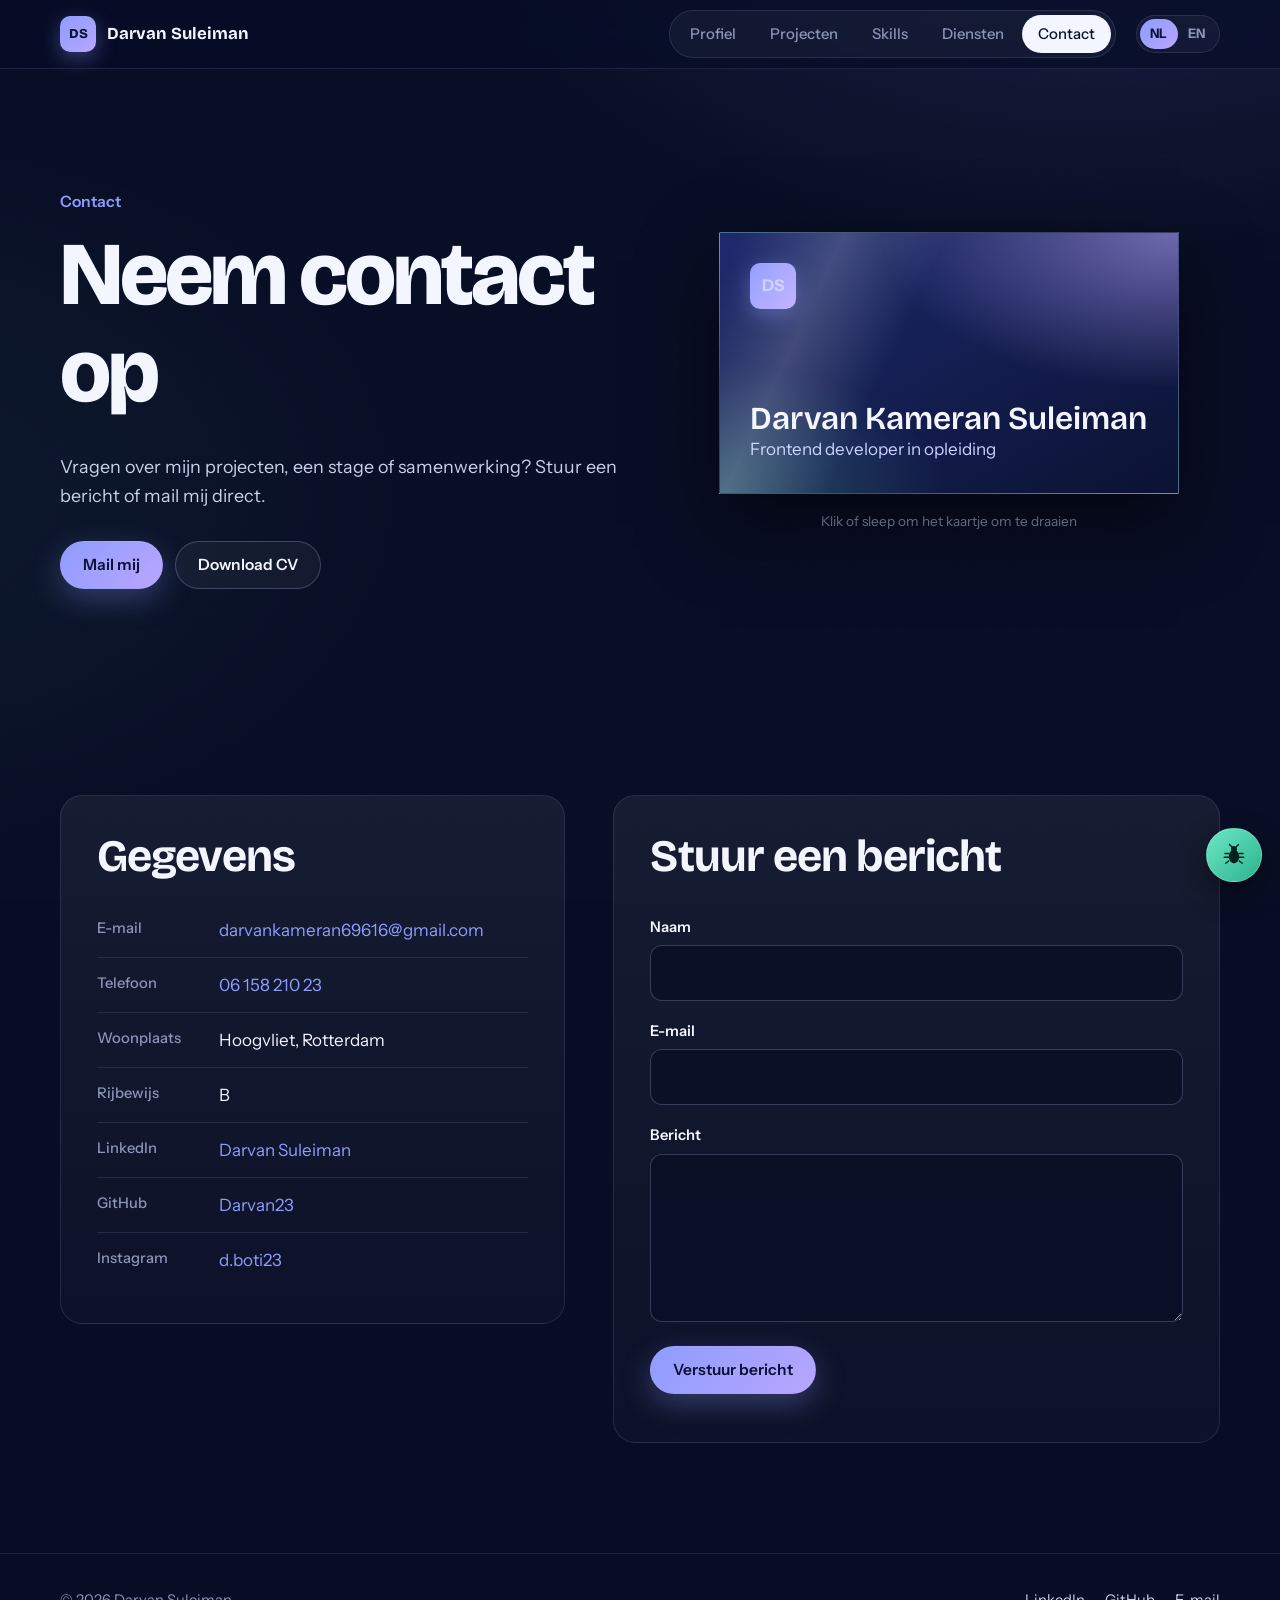
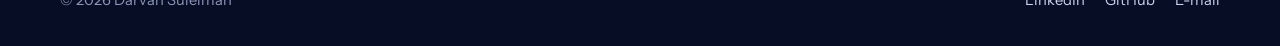
<file: contact.html>
<!DOCTYPE html>
<html lang="nl">

<head>
    <meta charset="UTF-8">
    <meta name="viewport" content="width=device-width, initial-scale=1.0">
    <title>Contact | Darvan Suleiman</title>
    <meta name="description" content="Neem contact op met Darvan Suleiman.">
    <link rel="canonical" href="https://darvan.dev/contact.html">
    <meta name="theme-color" content="#070d24">
    <meta property="og:type" content="website">
    <meta property="og:site_name" content="Darvan Suleiman">
    <meta property="og:title" content="Contact | Darvan Suleiman">
    <meta property="og:description" content="Neem contact op met Darvan Suleiman, frontend developer in opleiding.">
    <meta property="og:url" content="https://darvan.dev/contact.html">
    <meta property="og:image" content="https://darvan.dev/img/og-image.jpg">
    <meta property="og:image:width" content="1200">
    <meta property="og:image:height" content="630">
    <meta property="og:image:alt" content="Darvan Suleiman, frontend developer, met screenshots van zijn projecten">
    <meta property="og:locale" content="nl_NL">
    <meta property="og:locale:alternate" content="en_GB">
    <meta name="twitter:card" content="summary_large_image">
    <meta name="twitter:title" content="Contact | Darvan Suleiman">
    <meta name="twitter:description" content="Neem contact op met Darvan Suleiman, frontend developer in opleiding.">
    <meta name="twitter:image" content="https://darvan.dev/img/og-image.jpg">
    <link rel="icon" href="img/favicon.svg" type="image/svg+xml">
    <link rel="icon" href="img/favicon-32.png" type="image/png" sizes="32x32">
    <link rel="apple-touch-icon" href="img/apple-touch-icon.png">
    <script>document.documentElement.classList.add("js")</script>
    <link rel="preconnect" href="https://fonts.googleapis.com">
    <link rel="preconnect" href="https://fonts.gstatic.com" crossorigin>
    <link href="https://fonts.googleapis.com/css2?family=Bricolage+Grotesque:opsz,wght@12..96,500..800&family=Instrument+Sans:wght@400..700&display=swap" rel="stylesheet">
    <link rel="stylesheet" href="css/style.css?v=17">
    <script src="js/main.js?v=11" defer></script>
    <script src="js/bughunt.js?v=3" defer></script>
    <script src="js/i18n.js?v=4" defer></script>
    <script>try{var q=new URLSearchParams(location.search).get("notrack");if(q==="1")localStorage.setItem("umami.disabled","1");if(q==="0")localStorage.removeItem("umami.disabled");}catch(e){}</script>
    <script>try{var m=new URLSearchParams(location.search).get("me");if(m==="0")localStorage.removeItem("ds-me");else if(m)localStorage.setItem("ds-me",m);var me=localStorage.getItem("ds-me");if(me){var n=0,t=setInterval(function(){if(window.umami&&umami.identify){clearInterval(t);umami.identify("darvan-"+me,{owner:"Darvan",device:me});}else if(++n>40)clearInterval(t);},250);}}catch(e){}</script>
    <script defer src="https://cloud.umami.is/script.js" data-website-id="db2eae29-f59c-4067-9ddf-e38b663fb989" data-domains="darvan.dev,darvan23.github.io"></script>
</head>

<body>
    <header class="topbar">
        <div class="wrap topbar-inner">
            <a class="brand" href="index.html"><span class="brand-mark">DS</span>Darvan Suleiman</a>
            <nav class="nav" aria-label="Hoofdmenu">
                <a href="index.html">Profiel</a>
                <a href="portofolio.html">Projecten</a>
                <a href="skills.html">Skills</a>
                <a href="diensten.html">Diensten</a>
                <a href="contact.html" class="active">Contact</a>
            </nav>
        </div>
    </header>

    <section class="hero">
        <div class="wrap hero-grid">
            <div>
                <p class="eyebrow fade-in" style="--d:0.1s">Contact</p>
                <h1 class="fade-in" style="--d:0.2s">Neem contact op</h1>
                <p class="hero-lead fade-in" style="--d:0.35s">Vragen over mijn projecten, een stage of samenwerking? Stuur een bericht of mail mij direct.</p>
                <div class="fade-in" style="--d:0.5s">
    <div class="hero-actions">
                <a class="button button-primary" href="mailto:darvankameran69616@gmail.com">Mail mij</a>
                <details class="cv-download">
                    <summary class="button button-ghost">Download CV</summary>
                    <div class="cv-menu">
                        <a href="cv/darvan-kameran-suleiman-cv-nl.pdf" download>Nederlands</a>
                        <a href="cv/darvan-kameran-suleiman-cv-en.pdf" download>English</a>
                    </div>
                </details>
            </div>
                </div>
            </div>
            <div class="biz-stage">
                <div>
                    <div class="spin biz" data-flip-on-click tabindex="0" role="button" aria-label="Visitekaartje. Klik om om te draaien.">
                        <div class="spin-inner">
                            <div class="spin-face biz-front">
                                <span class="brand-mark">DS</span>
                                <div>
                                    <strong>Darvan Kameran Suleiman</strong>
                                    <span>Frontend developer in opleiding</span>
                                </div>
                            </div>
                            <div class="spin-face spin-back biz-back">
                                <b>Contact</b>
                                <div><em>E-mail</em><span>darvankameran69616@gmail.com</span></div>
                                <div><em>Telefoon</em><span>06 158 210 23</span></div>
                                <div><em>Plaats</em><span>Hoogvliet, Rotterdam</span></div>
                                <div><em>GitHub</em><span>Darvan23</span></div>
                            </div>
                        </div>
                    </div>
                    <p class="biz-hint">Klik of sleep om het kaartje om te draaien</p>
                </div>
            </div>
        </div>
    </section>

    <main>
        <section class="section">
            <div class="wrap contact-grid">
                <div class="card">
                    <h2>Gegevens</h2>
                    <ul class="contact-list">
                        <li><strong>E-mail</strong> <a href="mailto:darvankameran69616@gmail.com">darvankameran69616@gmail.com</a></li>
                        <li><strong>Telefoon</strong> <a href="tel:+31615821023">06 158 210 23</a></li>
                        <li><strong>Woonplaats</strong> <span>Hoogvliet, Rotterdam</span></li>
                        <li><strong>Rijbewijs</strong> <span>B</span></li>
                        <li><strong>LinkedIn</strong> <a href="https://www.linkedin.com/in/darvan-suleiman-3072932a0">Darvan Suleiman</a></li>
                        <li><strong>GitHub</strong> <a href="https://github.com/Darvan23">Darvan23</a></li>
                        <li><strong>Instagram</strong> <a href="https://www.instagram.com/d.boti23">d.boti23</a></li>
                    </ul>
                </div>

                <div class="card">
                    <h2>Stuur een bericht</h2>
                    <form id="contactForm">
                        <label for="name">Naam</label>
                        <input type="text" id="name" name="name" maxlength="100" autocomplete="name" required>

                        <label for="email">E-mail</label>
                        <input type="email" id="email" name="email" autocomplete="email" required>

                        <label for="message">Bericht</label>
                        <textarea id="message" name="message" rows="5" maxlength="2000" required></textarea>

                        <!-- honeypot tegen spam bots, blijft onzichtbaar -->
                        <input type="text" id="website" name="website" tabindex="-1" autocomplete="off"
                               aria-hidden="true" style="position:absolute; left:-9999px;">

                        <button type="submit" id="contactButton" class="button button-primary">Verstuur bericht</button>
                        <p id="contactStatus" role="status"></p>
                    </form>
                </div>
            </div>
        </section>
    </main>

    <footer class="site-footer">
        <div class="wrap footer-inner">
            <span>&copy; 2026 Darvan Suleiman</span>
            <div class="footer-links">
                <a href="https://www.linkedin.com/in/darvan-suleiman-3072932a0">LinkedIn</a>
                <a href="https://github.com/Darvan23">GitHub</a>
                <a href="mailto:darvankameran69616@gmail.com">E-mail</a>
            </div>
        </div>
    </footer>

    <script>
        const FUNCTION_URL = "https://portfolio-note-bridge.lovable.app/api/public/portfolio-contact";

        const form = document.getElementById("contactForm");
        const button = document.getElementById("contactButton");
        const statusText = document.getElementById("contactStatus");

        form.addEventListener("submit", async (event) => {
            event.preventDefault();
            button.disabled = true;
            button.textContent = (window.dsT || ((x) => x))("Bezig met versturen...");
            statusText.textContent = "";

            const data = {
                name: document.getElementById("name").value.trim(),
                email: document.getElementById("email").value.trim(),
                message: document.getElementById("message").value.trim(),
                website: document.getElementById("website").value
            };

            try {
                const response = await fetch(FUNCTION_URL, {
                    method: "POST",
                    headers: { "Content-Type": "application/json" },
                    body: JSON.stringify(data)
                });

                if (!response.ok) throw new Error("Request failed");

                form.reset();
                statusText.textContent = (window.dsT || ((x) => x))("Bedankt! Je bericht is verstuurd. Check je inbox voor een bevestiging.");
                if (window.dsTrack) window.dsTrack("Contactformulier verstuurd", {});
            } catch (error) {
                statusText.textContent = (window.dsT || ((x) => x))("Er ging iets mis. Probeer het later opnieuw of mail mij direct.");
            } finally {
                button.disabled = false;
                button.textContent = (window.dsT || ((x) => x))("Verstuur bericht");
            }
        });
    </script>
</body>

</html>
</file>
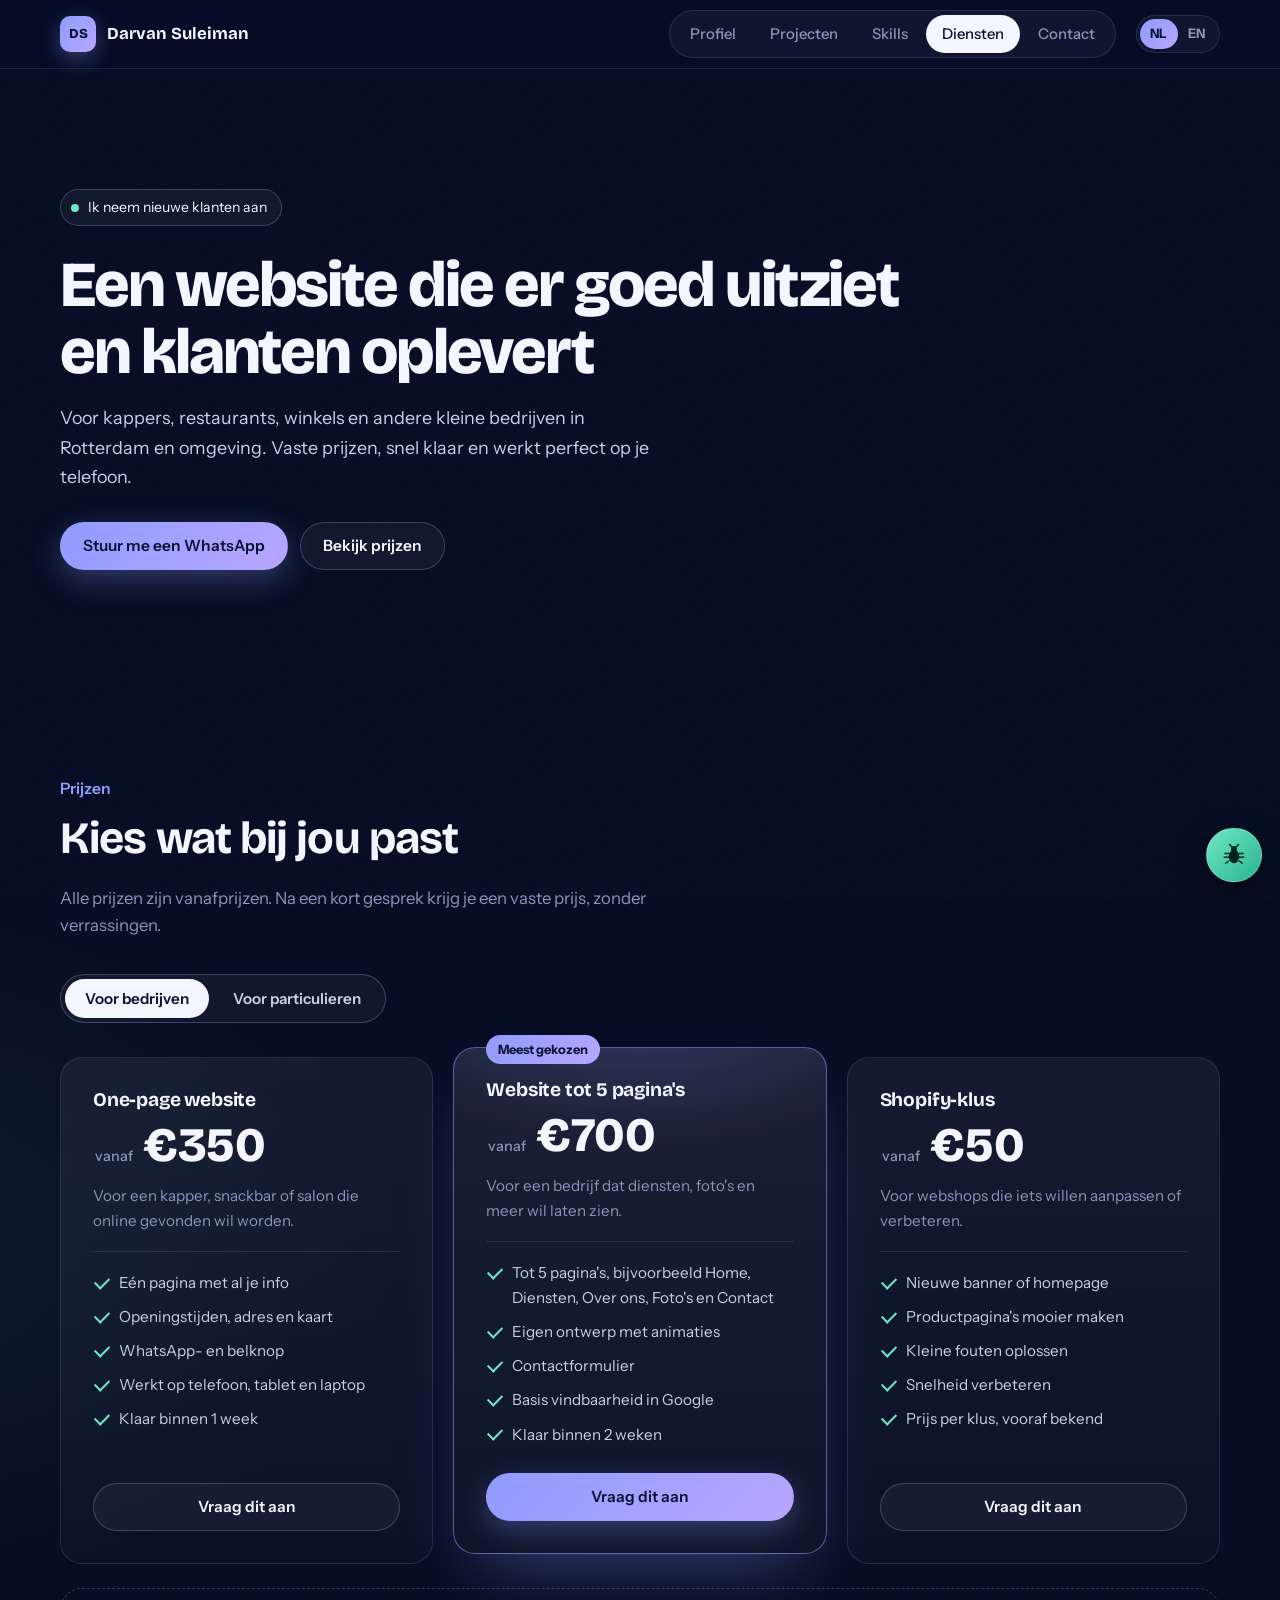
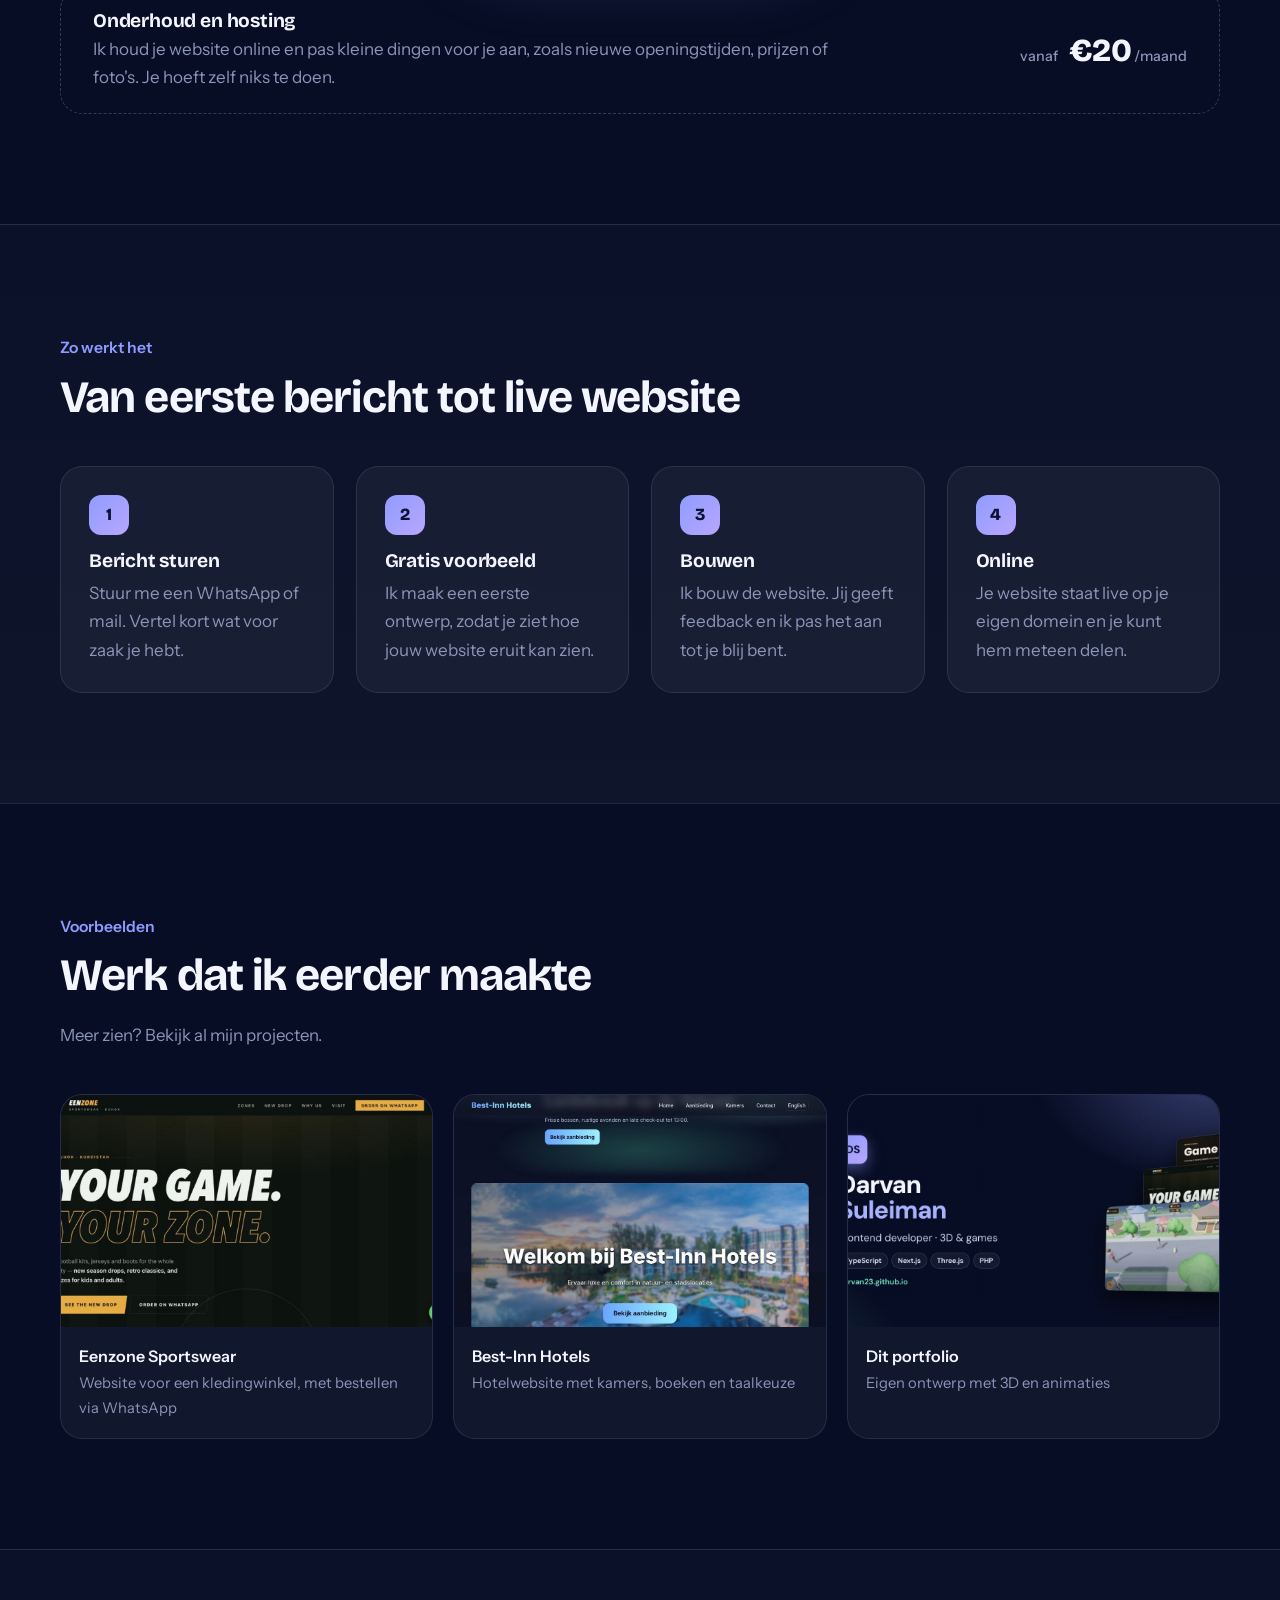
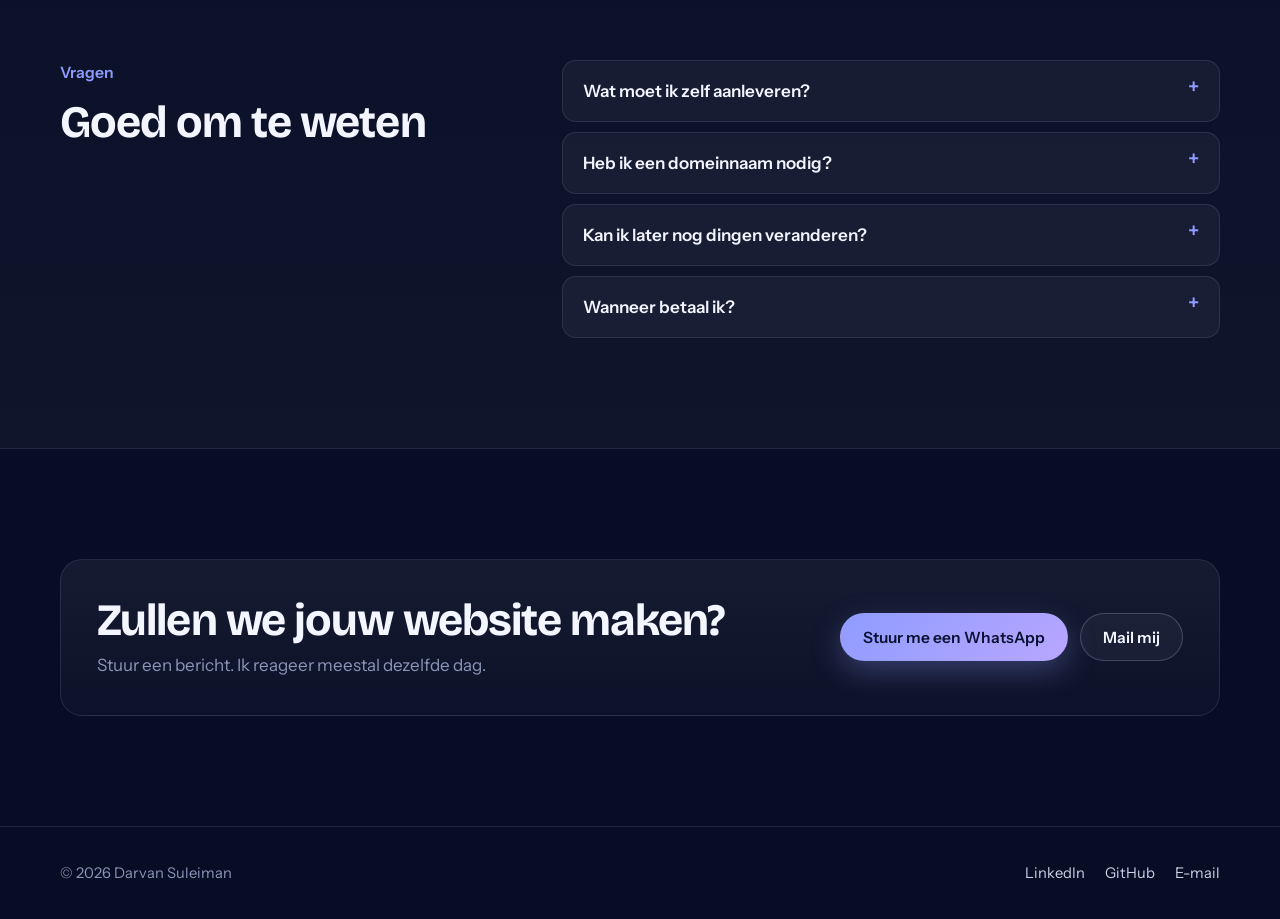
<file: diensten.html>
<!DOCTYPE html>
<html lang="nl">

<head>
    <meta charset="UTF-8">
    <meta name="viewport" content="width=device-width, initial-scale=1.0">
    <title>Website laten maken | Darvan Suleiman</title>
    <meta name="description" content="Een snelle, mooie website voor jouw zaak. Vaste prijzen, gemaakt door Darvan Suleiman in Rotterdam.">
    <link rel="canonical" href="https://darvan.dev/diensten.html">
    <meta name="theme-color" content="#070d24">
    <meta property="og:type" content="website">
    <meta property="og:site_name" content="Darvan Suleiman">
    <meta property="og:title" content="Website laten maken | Darvan Suleiman">
    <meta property="og:description" content="Een snelle, mooie website voor jouw zaak. Vaste prijzen, gemaakt door Darvan Suleiman in Rotterdam.">
    <meta property="og:url" content="https://darvan.dev/diensten.html">
    <meta property="og:image" content="https://darvan.dev/img/og-image.jpg">
    <meta property="og:image:width" content="1200">
    <meta property="og:image:height" content="630">
    <meta property="og:image:alt" content="Darvan Suleiman, frontend developer, met screenshots van zijn projecten">
    <meta property="og:locale" content="nl_NL">
    <meta property="og:locale:alternate" content="en_GB">
    <meta name="twitter:card" content="summary_large_image">
    <meta name="twitter:title" content="Website laten maken | Darvan Suleiman">
    <meta name="twitter:description" content="Een snelle, mooie website voor jouw zaak. Vaste prijzen, gemaakt door Darvan Suleiman in Rotterdam.">
    <meta name="twitter:image" content="https://darvan.dev/img/og-image.jpg">
    <link rel="icon" href="img/favicon.svg" type="image/svg+xml">
    <link rel="icon" href="img/favicon-32.png" type="image/png" sizes="32x32">
    <link rel="apple-touch-icon" href="img/apple-touch-icon.png">
    <script>document.documentElement.classList.add("js")</script>
    <link rel="preconnect" href="https://fonts.googleapis.com">
    <link rel="preconnect" href="https://fonts.gstatic.com" crossorigin>
    <link href="https://fonts.googleapis.com/css2?family=Bricolage+Grotesque:opsz,wght@12..96,500..800&family=Instrument+Sans:wght@400..700&display=swap" rel="stylesheet">
    <link rel="stylesheet" href="css/style.css?v=17">
    <script src="js/main.js?v=11" defer></script>
    <script src="js/bughunt.js?v=3" defer></script>
    <script src="js/i18n.js?v=4" defer></script>
    <script>try{var q=new URLSearchParams(location.search).get("notrack");if(q==="1")localStorage.setItem("umami.disabled","1");if(q==="0")localStorage.removeItem("umami.disabled");}catch(e){}</script>
    <script>try{var m=new URLSearchParams(location.search).get("me");if(m==="0")localStorage.removeItem("ds-me");else if(m)localStorage.setItem("ds-me",m);var me=localStorage.getItem("ds-me");if(me){var n=0,t=setInterval(function(){if(window.umami&&umami.identify){clearInterval(t);umami.identify("darvan-"+me,{owner:"Darvan",device:me});}else if(++n>40)clearInterval(t);},250);}}catch(e){}</script>
    <script defer src="https://cloud.umami.is/script.js" data-website-id="db2eae29-f59c-4067-9ddf-e38b663fb989" data-domains="darvan.dev,darvan23.github.io"></script>
</head>

<body>
    <header class="topbar">
        <div class="wrap topbar-inner">
            <a class="brand" href="index.html"><span class="brand-mark">DS</span>Darvan Suleiman</a>
            <nav class="nav" aria-label="Hoofdmenu">
                <a href="index.html">Profiel</a>
                <a href="portofolio.html">Projecten</a>
                <a href="skills.html">Skills</a>
                <a href="diensten.html" class="active">Diensten</a>
                <a href="contact.html">Contact</a>
            </nav>
        </div>
    </header>

    <section class="hero">
        <div class="wrap"><div class="svc-hero">
            <span class="status-pill fade-in" style="--d:0.1s">Ik neem nieuwe klanten aan</span>
            <h1 class="fade-in" style="--d:0.2s">Een website die er goed uitziet en klanten oplevert</h1>
            <p class="hero-lead fade-in" style="--d:0.35s">Voor kappers, restaurants, winkels en andere kleine bedrijven in Rotterdam en omgeving. Vaste prijzen, snel klaar en werkt perfect op je telefoon.</p>
            <div class="hero-actions fade-in" style="--d:0.5s">
                <a class="button button-primary" href="https://wa.me/31615821023?text=Hoi%20Darvan%2C%20ik%20heb%20interesse%20in%20een%20website." target="_blank" rel="noopener">Stuur me een WhatsApp</a>
                <a class="button button-ghost" href="#prijzen">Bekijk prijzen</a>
            </div>
        </div></div>
    </section>

    <main>
        <section class="section" id="prijzen">
            <div class="wrap">
                <div class="section-head">
                    <span class="eyebrow">Prijzen</span>
                    <h2>Kies wat bij jou past</h2>
                    <p>Alle prijzen zijn vanafprijzen. Na een kort gesprek krijg je een vaste prijs, zonder verrassingen.</p>
                </div>
                <div class="svc-tabs" role="tablist" aria-label="Soort klant">
                    <button type="button" role="tab" id="tab-bedrijven" aria-controls="panel-bedrijven" aria-selected="true">Voor bedrijven</button>
                    <button type="button" role="tab" id="tab-particulieren" aria-controls="panel-particulieren" aria-selected="false" tabindex="-1">Voor particulieren</button>
                </div>
                <div class="svc-panel" id="panel-bedrijven" role="tabpanel" aria-labelledby="tab-bedrijven">
                <div class="price-grid">
                    <article class="price-card">
                        <h3>One-page website</h3>
                        <p class="price"><small>vanaf</small> €350</p>
                        <p class="price-for">Voor een kapper, snackbar of salon die online gevonden wil worden.</p>
                        <ul class="price-list">
                            <li>Eén pagina met al je info</li>
                            <li>Openingstijden, adres en kaart</li>
                            <li>WhatsApp- en belknop</li>
                            <li>Werkt op telefoon, tablet en laptop</li>
                            <li>Klaar binnen 1 week</li>
                        </ul>
                        <a class="button button-ghost" href="https://wa.me/31615821023?text=Hoi%20Darvan%2C%20ik%20heb%20interesse%20in%20een%20website." target="_blank" rel="noopener">Vraag dit aan</a>
                    </article>
                    <article class="price-card featured">
                        <span class="price-badge">Meest gekozen</span>
                        <h3>Website tot 5 pagina's</h3>
                        <p class="price"><small>vanaf</small> €700</p>
                        <p class="price-for">Voor een bedrijf dat diensten, foto's en meer wil laten zien.</p>
                        <ul class="price-list">
                            <li>Tot 5 pagina's, bijvoorbeeld Home, Diensten, Over ons, Foto's en Contact</li>
                            <li>Eigen ontwerp met animaties</li>
                            <li>Contactformulier</li>
                            <li>Basis vindbaarheid in Google</li>
                            <li>Klaar binnen 2 weken</li>
                        </ul>
                        <a class="button button-primary" href="https://wa.me/31615821023?text=Hoi%20Darvan%2C%20ik%20heb%20interesse%20in%20een%20website." target="_blank" rel="noopener">Vraag dit aan</a>
                    </article>
                    <article class="price-card">
                        <h3>Shopify-klus</h3>
                        <p class="price"><small>vanaf</small> €50</p>
                        <p class="price-for">Voor webshops die iets willen aanpassen of verbeteren.</p>
                        <ul class="price-list">
                            <li>Nieuwe banner of homepage</li>
                            <li>Productpagina's mooier maken</li>
                            <li>Kleine fouten oplossen</li>
                            <li>Snelheid verbeteren</li>
                            <li>Prijs per klus, vooraf bekend</li>
                        </ul>
                        <a class="button button-ghost" href="https://wa.me/31615821023?text=Hoi%20Darvan%2C%20ik%20heb%20interesse%20in%20een%20website." target="_blank" rel="noopener">Vraag dit aan</a>
                    </article>
                </div>
                <div class="care-plan">
                    <div>
                        <h3>Onderhoud en hosting</h3>
                        <p>Ik houd je website online en pas kleine dingen voor je aan, zoals nieuwe openingstijden, prijzen of foto's. Je hoeft zelf niks te doen.</p>
                    </div>
                    <p class="price"><small>vanaf</small> €20<small>/maand</small></p>
                </div>
                </div>

                <div class="svc-panel" id="panel-particulieren" role="tabpanel" aria-labelledby="tab-particulieren" hidden>
                    <div class="private-intro">
                        <div>
                            <h3>Voor jezelf of een speciale dag</h3>
                            <p>Een uitnodiging die je gasten niet vergeten. Gewoon via WhatsApp te delen, in jullie eigen talen: Nederlands, Koerdisch, Arabisch, Engels en meer.</p>
                        </div>
                        <a class="button button-primary" href="demo/uitnodiging/" target="_blank" rel="noopener">Bekijk de demo-uitnodiging</a>
                    </div>
                    <div class="price-grid">
                        <article class="price-card">
                            <h3>Digitale uitnodiging</h3>
                            <p class="price"><small>vanaf</small> €75</p>
                            <p class="price-for">Voor een verloving, henna-avond, verjaardag of babyshower.</p>
                            <ul class="price-list">
                                <li>Eén mooie pagina met animatie</li>
                                <li>Namen, datum en locatie met kaart</li>
                                <li>Aftellen naar de dag</li>
                                <li>Knop om het in je agenda te zetten</li>
                                <li>Te delen via WhatsApp</li>
                            </ul>
                            <a class="button button-ghost" href="https://wa.me/31615821023?text=Hoi%20Darvan%2C%20ik%20heb%20interesse%20in%20een%20uitnodiging%20of%20persoonlijke%20website." target="_blank" rel="noopener">Vraag dit aan</a>
                        </article>
                        <article class="price-card">
                            <h3>Digitale trouwuitnodiging</h3>
                            <p class="price"><small>vanaf</small> €125</p>
                            <p class="price-for">Een luxe uitnodiging voor jullie bruiloft.</p>
                            <ul class="price-list">
                                <li>Envelop die opengaat</li>
                                <li>Jullie foto en eigen kleuren</li>
                                <li>Programma van de dag</li>
                                <li>2 talen inbegrepen</li>
                                <li>Muziek als je wilt</li>
                            </ul>
                            <a class="button button-ghost" href="https://wa.me/31615821023?text=Hoi%20Darvan%2C%20ik%20heb%20interesse%20in%20een%20uitnodiging%20of%20persoonlijke%20website." target="_blank" rel="noopener">Vraag dit aan</a>
                        </article>
                        <article class="price-card featured">
                            <span class="price-badge">Meest compleet</span>
                            <h3>Trouwwebsite met RSVP</h3>
                            <p class="price"><small>vanaf</small> €275</p>
                            <p class="price-for">Alles voor jullie gasten op één plek.</p>
                            <ul class="price-list">
                                <li>Alles van de trouwuitnodiging</li>
                                <li>Jullie verhaal en foto's</li>
                                <li>Gasten laten weten of ze komen</li>
                                <li>Overzicht van al je gasten</li>
                                <li>2 talen inbegrepen</li>
                            </ul>
                            <a class="button button-primary" href="https://wa.me/31615821023?text=Hoi%20Darvan%2C%20ik%20heb%20interesse%20in%20een%20uitnodiging%20of%20persoonlijke%20website." target="_blank" rel="noopener">Vraag dit aan</a>
                        </article>
                    </div>
                    <div class="price-grid price-grid-2">
                        <article class="price-card">
                            <h3>Koppelwebsite</h3>
                            <p class="price"><small>vanaf</small> €75</p>
                            <p class="price-for">Een cadeau voor een jubileum of Valentijnsdag: jullie verhaal, foto's en een persoonlijke boodschap.</p>
                            <a class="button button-ghost" href="https://wa.me/31615821023?text=Hoi%20Darvan%2C%20ik%20heb%20interesse%20in%20een%20uitnodiging%20of%20persoonlijke%20website." target="_blank" rel="noopener">Vraag dit aan</a>
                        </article>
                        <article class="price-card">
                            <h3>Persoonlijke website</h3>
                            <p class="price"><small>vanaf</small> €175</p>
                            <p class="price-for">Voor studenten, artiesten en freelancers: een pagina over jou, je werk en hoe mensen je bereiken.</p>
                            <a class="button button-ghost" href="https://wa.me/31615821023?text=Hoi%20Darvan%2C%20ik%20heb%20interesse%20in%20een%20uitnodiging%20of%20persoonlijke%20website." target="_blank" rel="noopener">Vraag dit aan</a>
                        </article>
                    </div>
                    <div class="extras">
                        <div><strong>Extra taal</strong><span>+€25 per taal</span></div>
                        <div><strong>Spoed, klaar binnen 3 dagen</strong><span>+€40</span></div>
                    </div>
                </div>
            </div>
        </section>

        <section class="section section-alt">
            <div class="wrap">
                <div class="section-head">
                    <span class="eyebrow">Zo werkt het</span>
                    <h2>Van eerste bericht tot live website</h2>
                </div>
                <div class="steps steps-4">
                    <article class="step"><span class="num">1</span><h3>Bericht sturen</h3><p>Stuur me een WhatsApp of mail. Vertel kort wat voor zaak je hebt.</p></article>
                    <article class="step"><span class="num">2</span><h3>Gratis voorbeeld</h3><p>Ik maak een eerste ontwerp, zodat je ziet hoe jouw website eruit kan zien.</p></article>
                    <article class="step"><span class="num">3</span><h3>Bouwen</h3><p>Ik bouw de website. Jij geeft feedback en ik pas het aan tot je blij bent.</p></article>
                    <article class="step"><span class="num">4</span><h3>Online</h3><p>Je website staat live op je eigen domein en je kunt hem meteen delen.</p></article>
                </div>
            </div>
        </section>

        <section class="section">
            <div class="wrap">
                <div class="section-head">
                    <span class="eyebrow">Voorbeelden</span>
                    <h2>Werk dat ik eerder maakte</h2>
                    <p>Meer zien? Bekijk al mijn projecten.</p>
                </div>
                <div class="example-grid">
                    <a class="example" href="https://darvan.dev/Eenzone/eenzone/" target="_blank" rel="noopener">
                        <img src="img/projects/eenzone.jpg" alt="Website van Eenzone Sportswear" loading="lazy">
                        <span><strong>Eenzone Sportswear</strong>Website voor een kledingwinkel, met bestellen via WhatsApp</span>
                    </a>
                    <a class="example" href="portofolio.html">
                        <img src="img/projects/bestinn.jpg" alt="Website van Best-Inn Hotels" loading="lazy">
                        <span><strong>Best-Inn Hotels</strong>Hotelwebsite met kamers, boeken en taalkeuze</span>
                    </a>
                    <a class="example" href="index.html">
                        <img src="img/og-image.jpg" alt="Het portfolio van Darvan Suleiman" loading="lazy">
                        <span><strong>Dit portfolio</strong>Eigen ontwerp met 3D en animaties</span>
                    </a>
                </div>
            </div>
        </section>

        <section class="section section-alt">
            <div class="wrap faq-wrap">
                <div class="section-head">
                    <span class="eyebrow">Vragen</span>
                    <h2>Goed om te weten</h2>
                </div>
                <div class="faq">
                    <details><summary>Wat moet ik zelf aanleveren?</summary><p>Je logo, wat foto's en de belangrijkste info over je zaak. Heb je geen goede foto's of teksten? Dan help ik je daarmee.</p></details>
                    <details><summary>Heb ik een domeinnaam nodig?</summary><p>Ja, bijvoorbeeld jouwzaak.nl. Heb je er nog geen? Dan regel ik dat samen met je. Een domein kost meestal rond de €10 tot €15 per jaar.</p></details>
                    <details><summary>Kan ik later nog dingen veranderen?</summary><p>Ja. Met het onderhoudsplan pas ik kleine dingen voor je aan. Zonder plan kan het ook, dan spreken we per klus een prijs af.</p></details>
                    <details><summary>Wanneer betaal ik?</summary><p>De helft bij de start en de rest als de website klaar is en jij tevreden bent.</p></details>
                </div>
            </div>
        </section>

        <section class="section">
            <div class="wrap">
                <div class="card cta-card">
                    <div>
                        <h2>Zullen we jouw website maken?</h2>
                        <p>Stuur een bericht. Ik reageer meestal dezelfde dag.</p>
                    </div>
                    <div class="hero-actions">
                        <a class="button button-primary" href="https://wa.me/31615821023?text=Hoi%20Darvan%2C%20ik%20heb%20interesse%20in%20een%20website." target="_blank" rel="noopener">Stuur me een WhatsApp</a>
                        <a class="button button-ghost" href="mailto:darvankameran69616@gmail.com?subject=Website%20laten%20maken">Mail mij</a>
                    </div>
                </div>
            </div>
        </section>
    </main>

    <footer class="site-footer">
        <div class="wrap footer-inner">
            <span>&copy; 2026 Darvan Suleiman</span>
            <div class="footer-links">
                <a href="https://www.linkedin.com/in/darvan-suleiman-3072932a0">LinkedIn</a>
                <a href="https://github.com/Darvan23">GitHub</a>
                <a href="mailto:darvankameran69616@gmail.com">E-mail</a>
            </div>
        </div>
    </footer>
    <script>
    (() => {
        const tabs = [...document.querySelectorAll('.svc-tabs [role=tab]')];
        function show(id, focus) {
            tabs.forEach((t) => {
                const on = t.id === 'tab-' + id;
                t.setAttribute('aria-selected', String(on));
                t.tabIndex = on ? 0 : -1;
                document.getElementById(t.getAttribute('aria-controls')).hidden = !on;
                if (on && focus) t.focus();
            });
        }
        tabs.forEach((t, i) => {
            t.addEventListener('click', () => {
                const id = t.id.replace('tab-', '');
                show(id);
                history.replaceState(null, '', '#' + id);
                if (window.dsTrack) window.dsTrack('Diensten tab', { tab: id });
            });
            t.addEventListener('keydown', (e) => {
                if (e.key !== 'ArrowRight' && e.key !== 'ArrowLeft') return;
                const next = tabs[(i + (e.key === 'ArrowRight' ? 1 : tabs.length - 1)) % tabs.length];
                show(next.id.replace('tab-', ''), true);
            });
        });
        if (location.hash === '#particulieren') {
            show('particulieren');
            document.getElementById('prijzen').scrollIntoView();
        }
    })();
    </script>
</body>

</html>
</file>
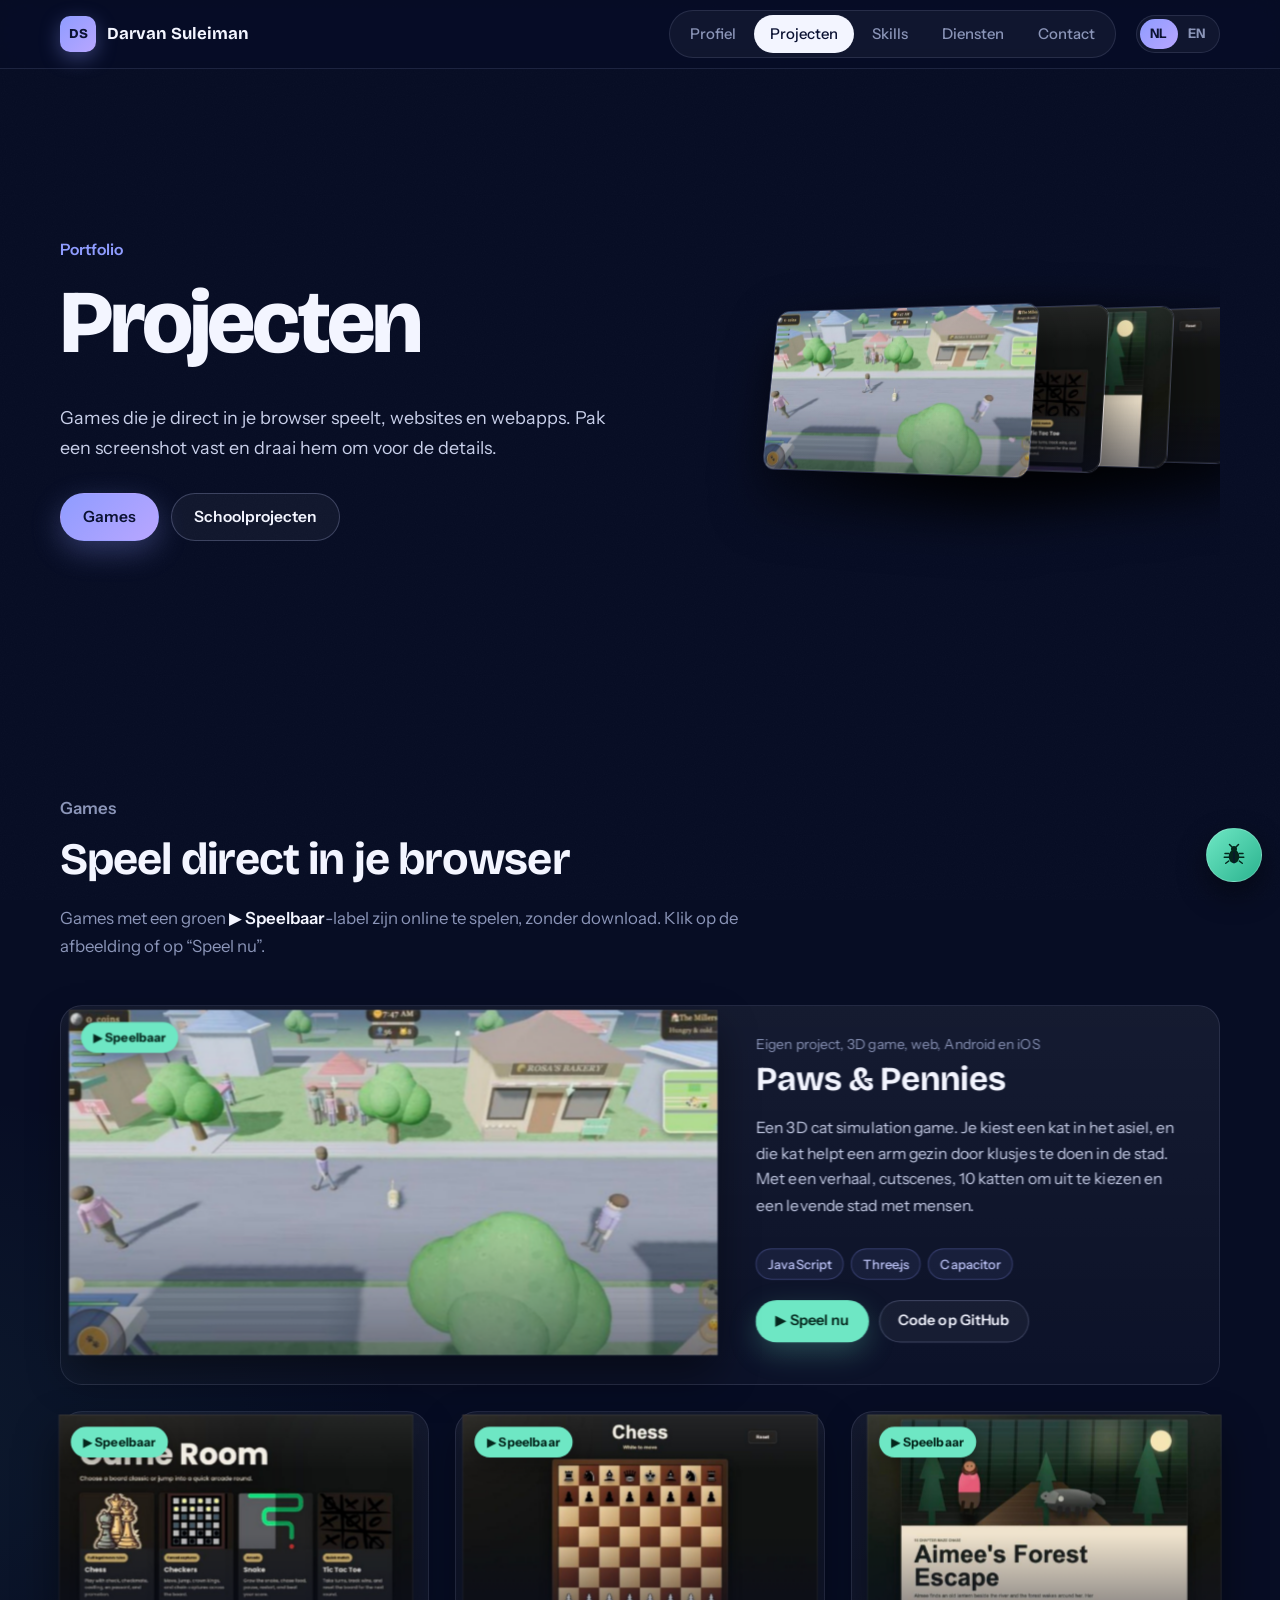
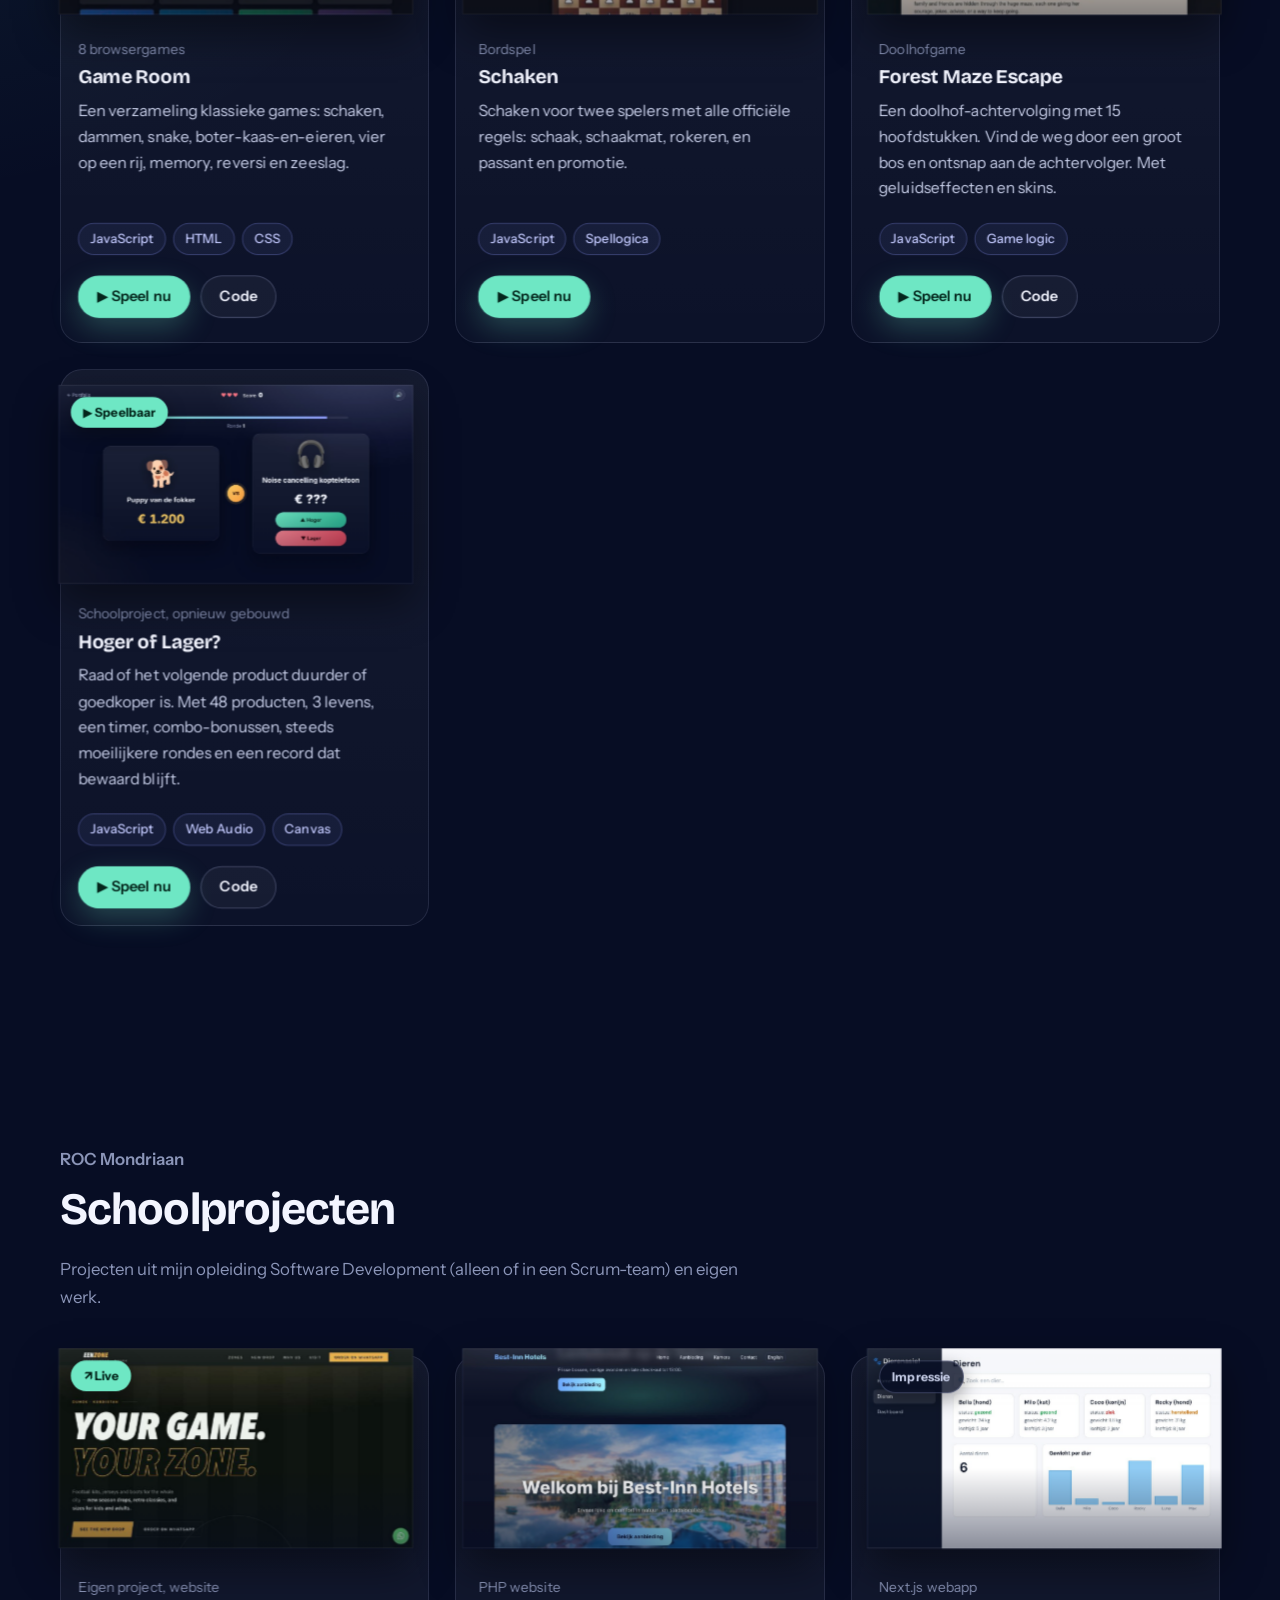
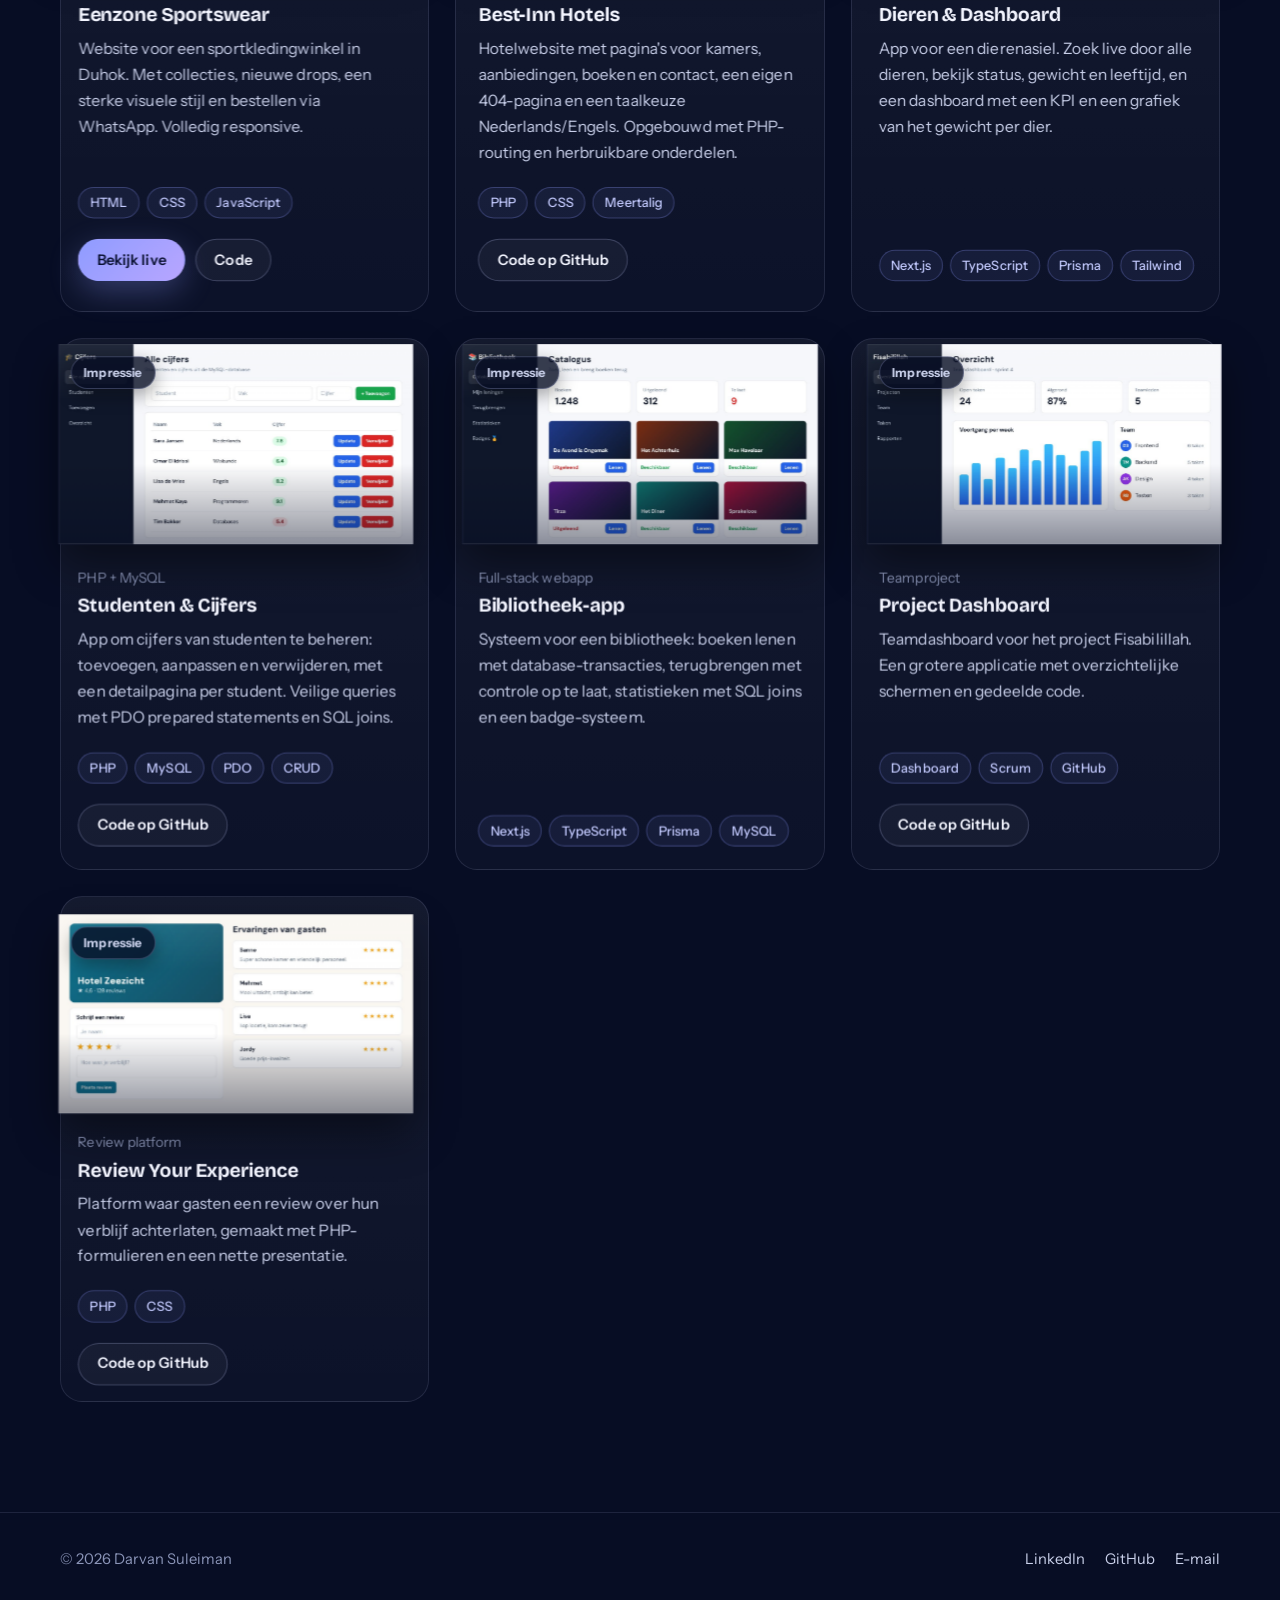
<file: portofolio.html>
<!DOCTYPE html>
<html lang="nl">

<head>
    <meta charset="UTF-8">
    <meta name="viewport" content="width=device-width, initial-scale=1.0">
    <title>Projecten | Darvan Suleiman</title>
    <meta name="description" content="Games en schoolprojecten van Darvan Suleiman.">
    <link rel="canonical" href="https://darvan.dev/portofolio.html">
    <meta name="theme-color" content="#070d24">
    <meta property="og:type" content="website">
    <meta property="og:site_name" content="Darvan Suleiman">
    <meta property="og:title" content="Projecten | Darvan Suleiman">
    <meta property="og:description" content="Games die je direct in je browser speelt, websites en webapps van Darvan Suleiman.">
    <meta property="og:url" content="https://darvan.dev/portofolio.html">
    <meta property="og:image" content="https://darvan.dev/img/og-image.jpg">
    <meta property="og:image:width" content="1200">
    <meta property="og:image:height" content="630">
    <meta property="og:image:alt" content="Darvan Suleiman, frontend developer, met screenshots van zijn projecten">
    <meta property="og:locale" content="nl_NL">
    <meta property="og:locale:alternate" content="en_GB">
    <meta name="twitter:card" content="summary_large_image">
    <meta name="twitter:title" content="Projecten | Darvan Suleiman">
    <meta name="twitter:description" content="Games die je direct in je browser speelt, websites en webapps van Darvan Suleiman.">
    <meta name="twitter:image" content="https://darvan.dev/img/og-image.jpg">
    <link rel="icon" href="img/favicon.svg" type="image/svg+xml">
    <link rel="icon" href="img/favicon-32.png" type="image/png" sizes="32x32">
    <link rel="apple-touch-icon" href="img/apple-touch-icon.png">
    <script>document.documentElement.classList.add("js")</script>
    <link rel="preconnect" href="https://fonts.googleapis.com">
    <link rel="preconnect" href="https://fonts.gstatic.com" crossorigin>
    <link href="https://fonts.googleapis.com/css2?family=Bricolage+Grotesque:opsz,wght@12..96,500..800&family=Instrument+Sans:wght@400..700&display=swap" rel="stylesheet">
    <link rel="stylesheet" href="css/style.css?v=17">
    <script src="js/main.js?v=11" defer></script>
    <script src="js/bughunt.js?v=3" defer></script>
    <script src="js/i18n.js?v=4" defer></script>
    <script>try{var q=new URLSearchParams(location.search).get("notrack");if(q==="1")localStorage.setItem("umami.disabled","1");if(q==="0")localStorage.removeItem("umami.disabled");}catch(e){}</script>
    <script>try{var m=new URLSearchParams(location.search).get("me");if(m==="0")localStorage.removeItem("ds-me");else if(m)localStorage.setItem("ds-me",m);var me=localStorage.getItem("ds-me");if(me){var n=0,t=setInterval(function(){if(window.umami&&umami.identify){clearInterval(t);umami.identify("darvan-"+me,{owner:"Darvan",device:me});}else if(++n>40)clearInterval(t);},250);}}catch(e){}</script>
    <script defer src="https://cloud.umami.is/script.js" data-website-id="db2eae29-f59c-4067-9ddf-e38b663fb989" data-domains="darvan.dev,darvan23.github.io"></script>
</head>

<body>
    <header class="topbar">
        <div class="wrap topbar-inner">
            <a class="brand" href="index.html"><span class="brand-mark">DS</span>Darvan Suleiman</a>
            <nav class="nav" aria-label="Hoofdmenu">
                <a href="index.html">Profiel</a>
                <a href="portofolio.html" class="active">Projecten</a>
                <a href="skills.html">Skills</a>
                <a href="diensten.html">Diensten</a>
                <a href="contact.html">Contact</a>
            </nav>
        </div>
    </header>

    <section class="hero">
        <div class="wrap hero-grid">
            <div>
                <p class="eyebrow fade-in" style="--d:0.1s">Portfolio</p>
                <h1 class="fade-in" style="--d:0.2s">Projecten</h1>
                <p class="hero-lead fade-in" style="--d:0.35s">Games die je direct in je browser speelt, websites en webapps. Pak een screenshot vast en draai hem om voor de details.</p>
                <div class="hero-actions fade-in" style="--d:0.5s">
                    <a class="button button-primary" href="#games">Games</a>
                    <a class="button button-ghost" href="#school">Schoolprojecten</a>
                </div>
            </div>
            <div class="deck-stage" aria-hidden="true">
                <div class="deck"><a class="deck-card" href="#games" style="--i:0" tabindex="-1"><img src="img/projects/paws-pennies.jpg" alt=""></a><a class="deck-card" href="#games" style="--i:1" tabindex="-1"><img src="img/projects/game-room.jpg" alt=""></a><a class="deck-card" href="#games" style="--i:2" tabindex="-1"><img src="img/projects/maze.jpg" alt=""></a><a class="deck-card" href="#games" style="--i:3" tabindex="-1"><img src="img/projects/chess.jpg" alt=""></a><a class="deck-card" href="#school" style="--i:4" tabindex="-1"><img src="img/projects/eenzone.jpg" alt=""></a></div>
            </div>
        </div>
    </section>

    <main>
        <!-- ============ GAMES ============ -->
        <section class="section" id="games">
            <div class="wrap">
                <div class="section-head">
                    <p class="eyebrow">Games</p>
                    <h2>Speel direct in je browser</h2>
                    <p>Games met een groen <strong>&#9654; Speelbaar</strong>-label zijn online te spelen, zonder download. Klik op de afbeelding of op &ldquo;Speel nu&rdquo;.</p>
                </div>
                <div class="project-grid reveal">
                    <article class="project-card featured">
                        <a class="project-thumb" href="https://darvan.dev/cat/" aria-label="Speel Paws &amp; Pennies">
                            <span class="thumb-badge">&#9654; Speelbaar</span>
                            <img src="img/projects/paws-pennies.jpg" alt="Screenshot van Paws &amp; Pennies: een 3D-stad met een kat, mensen en een bakkerij">
                            <span class="play-overlay"><span>&#9654;</span></span>
                        </a>
                        <div class="project-body">
                            <span class="kind">Eigen project, 3D game, web, Android en iOS</span>
                            <h3>Paws &amp; Pennies</h3>
                            <p>Een 3D cat simulation game. Je kiest een kat in het asiel, en die kat helpt een arm gezin door klusjes te doen in de stad. Met een verhaal, cutscenes, 10 katten om uit te kiezen en een levende stad met mensen.</p>
                            <div class="tags">
                                <span class="tag">JavaScript</span>
                                <span class="tag">Three.js</span>
                                <span class="tag">Capacitor</span>
                            </div>
                            <div class="card-actions">
                                <a class="button button-play" href="https://darvan.dev/cat/">&#9654; Speel nu</a>
                                <a class="button button-outline" href="https://github.com/Darvan23/cat">Code op GitHub</a>
                            </div>
                        </div>
                    </article>

                    <article class="project-card">
                        <a class="project-thumb" href="https://darvan.dev/project2-games/" aria-label="Speel in de Game Room">
                            <span class="thumb-badge">&#9654; Speelbaar</span>
                            <img src="img/projects/game-room.jpg" alt="Screenshot van de Game Room met schaken, dammen, snake en boter-kaas-en-eieren">
                            <span class="play-overlay"><span>&#9654;</span></span>
                        </a>
                        <div class="project-body">
                            <span class="kind">8 browsergames</span>
                            <h3>Game Room</h3>
                            <p>Een verzameling klassieke games: schaken, dammen, snake, boter-kaas-en-eieren, vier op een rij, memory, reversi en zeeslag.</p>
                            <div class="tags"><span class="tag">JavaScript</span><span class="tag">HTML</span><span class="tag">CSS</span></div>
                            <div class="card-actions">
                                <a class="button button-play" href="https://darvan.dev/project2-games/">&#9654; Speel nu</a>
                                <a class="button button-outline" href="https://github.com/Darvan23/project2-games">Code</a>
                            </div>
                        </div>
                    </article>

                    <article class="project-card">
                        <a class="project-thumb" href="https://darvan.dev/project2-games/chess/chess.html" aria-label="Speel schaken">
                            <span class="thumb-badge">&#9654; Speelbaar</span>
                            <img src="img/projects/chess.jpg" alt="Screenshot van het schaakbord">
                            <span class="play-overlay"><span>&#9654;</span></span>
                        </a>
                        <div class="project-body">
                            <span class="kind">Bordspel</span>
                            <h3>Schaken</h3>
                            <p>Schaken voor twee spelers met alle officiële regels: schaak, schaakmat, rokeren, en passant en promotie.</p>
                            <div class="tags"><span class="tag">JavaScript</span><span class="tag">Spellogica</span></div>
                            <div class="card-actions">
                                <a class="button button-play" href="https://darvan.dev/project2-games/chess/chess.html">&#9654; Speel nu</a>
                            </div>
                        </div>
                    </article>

                    <article class="project-card">
                        <a class="project-thumb" href="https://darvan.dev/Maze/" aria-label="Speel Forest Maze Escape">
                            <span class="thumb-badge">&#9654; Speelbaar</span>
                            <img src="img/projects/maze.jpg" alt="Screenshot van Forest Maze Escape: een bos bij nacht">
                            <span class="play-overlay"><span>&#9654;</span></span>
                        </a>
                        <div class="project-body">
                            <span class="kind">Doolhofgame</span>
                            <h3>Forest Maze Escape</h3>
                            <p>Een doolhof-achtervolging met 15 hoofdstukken. Vind de weg door een groot bos en ontsnap aan de achtervolger. Met geluidseffecten en skins.</p>
                            <div class="tags"><span class="tag">JavaScript</span><span class="tag">Game logic</span></div>
                            <div class="card-actions">
                                <a class="button button-play" href="https://darvan.dev/Maze/">&#9654; Speel nu</a>
                                <a class="button button-outline" href="https://github.com/Darvan23/Maze">Code</a>
                            </div>
                        </div>
                    </article>

                    <article class="project-card">
                        <a class="project-thumb" href="hoger-lager/" aria-label="Speel Hoger of Lager">
                            <span class="thumb-badge">&#9654; Speelbaar</span>
                            <img src="img/projects/hoger-lager.jpg" alt="Screenshot van Hoger of Lager: twee producten met prijzen">
                            <span class="play-overlay"><span>&#9654;</span></span>
                        </a>
                        <div class="project-body">
                            <span class="kind">Schoolproject, opnieuw gebouwd</span>
                            <h3>Hoger of Lager?</h3>
                            <p>Raad of het volgende product duurder of goedkoper is. Met 48 producten, 3 levens, een timer, combo-bonussen, steeds moeilijkere rondes en een record dat bewaard blijft.</p>
                            <div class="tags"><span class="tag">JavaScript</span><span class="tag">Web Audio</span><span class="tag">Canvas</span></div>
                            <div class="card-actions">
                                <a class="button button-play" href="hoger-lager/">&#9654; Speel nu</a>
                                <a class="button button-outline" href="https://github.com/Darvan23/Darvan23.github.io/tree/main/hoger-lager">Code</a>
                            </div>
                        </div>
                    </article>
                </div>
            </div>
        </section>

        <!-- ============ SCHOOL ============ -->
        <section class="section" id="school">
            <div class="wrap">
                <div class="section-head">
                    <p class="eyebrow">ROC Mondriaan</p>
                    <h2>Schoolprojecten</h2>
                    <p>Projecten uit mijn opleiding Software Development (alleen of in een Scrum-team) en eigen werk.</p>
                </div>
                <div class="project-grid reveal">
                    <article class="project-card">
                        <a class="project-thumb" href="https://darvan.dev/Eenzone/eenzone/" aria-label="Open de Eenzone website">
                            <span class="thumb-badge">&#8599; Live</span>
                            <img src="img/projects/eenzone.jpg" alt="Screenshot van de Eenzone sportswear website">
                        </a>
                        <div class="project-body">
                            <span class="kind">Eigen project, website</span>
                            <h3>Eenzone Sportswear</h3>
                            <p>Website voor een sportkledingwinkel in Duhok. Met collecties, nieuwe drops, een sterke visuele stijl en bestellen via WhatsApp. Volledig responsive.</p>
                            <div class="tags"><span class="tag">HTML</span><span class="tag">CSS</span><span class="tag">JavaScript</span></div>
                            <div class="card-actions">
                                <a class="button button-primary" href="https://darvan.dev/Eenzone/eenzone/">Bekijk live</a>
                                <a class="button button-outline" href="https://github.com/Darvan23/Eenzone">Code</a>
                            </div>
                        </div>
                    </article>

                    <article class="project-card">
                        <div class="project-thumb">
                            <img src="img/projects/bestinn.jpg" alt="Screenshot van de Best-Inn Hotels website">
                        </div>
                        <div class="project-body">
                            <span class="kind">PHP website</span>
                            <h3>Best-Inn Hotels</h3>
                            <p>Hotelwebsite met pagina's voor kamers, aanbiedingen, boeken en contact, een eigen 404-pagina en een taalkeuze Nederlands/Engels. Opgebouwd met PHP-routing en herbruikbare onderdelen.</p>
                            <div class="tags"><span class="tag">PHP</span><span class="tag">CSS</span><span class="tag">Meertalig</span></div>
                            <div class="card-actions"><a class="button button-outline" href="https://github.com/Darvan23/Nederlandsopdracht">Code op GitHub</a></div>
                        </div>
                    </article>

                    <article class="project-card">
                        <div class="project-thumb">
                            <span class="thumb-badge muted">Impressie</span>
                            <img src="img/projects/dieren-dashboard.jpg" alt="Impressie van de dieren-app met zoekfunctie en dashboard">
                        </div>
                        <div class="project-body">
                            <span class="kind">Next.js webapp</span>
                            <h3>Dieren &amp; Dashboard</h3>
                            <p>App voor een dierenasiel. Zoek live door alle dieren, bekijk status, gewicht en leeftijd, en een dashboard met een KPI en een grafiek van het gewicht per dier.</p>
                            <div class="tags"><span class="tag">Next.js</span><span class="tag">TypeScript</span><span class="tag">Prisma</span><span class="tag">Tailwind</span></div>
                        </div>
                    </article>

                    <article class="project-card">
                        <div class="project-thumb">
                            <span class="thumb-badge muted">Impressie</span>
                            <img src="img/projects/studenten-cijfers.jpg" alt="Impressie van de studenten- en cijfersapp">
                        </div>
                        <div class="project-body">
                            <span class="kind">PHP + MySQL</span>
                            <h3>Studenten &amp; Cijfers</h3>
                            <p>App om cijfers van studenten te beheren: toevoegen, aanpassen en verwijderen, met een detailpagina per student. Veilige queries met PDO prepared statements en SQL joins.</p>
                            <div class="tags"><span class="tag">PHP</span><span class="tag">MySQL</span><span class="tag">PDO</span><span class="tag">CRUD</span></div>
                            <div class="card-actions"><a class="button button-outline" href="https://github.com/Darvan23/php6index">Code op GitHub</a></div>
                        </div>
                    </article>

                    <article class="project-card">
                        <div class="project-thumb">
                            <span class="thumb-badge muted">Impressie</span>
                            <img src="img/projects/bibliotheek.jpg" alt="Impressie van de bibliotheek-app">
                        </div>
                        <div class="project-body">
                            <span class="kind">Full-stack webapp</span>
                            <h3>Bibliotheek-app</h3>
                            <p>Systeem voor een bibliotheek: boeken lenen met database-transacties, terugbrengen met controle op te laat, statistieken met SQL joins en een badge-systeem.</p>
                            <div class="tags"><span class="tag">Next.js</span><span class="tag">TypeScript</span><span class="tag">Prisma</span><span class="tag">MySQL</span></div>
                        </div>
                    </article>

                    <article class="project-card">
                        <div class="project-thumb">
                            <span class="thumb-badge muted">Impressie</span>
                            <img src="img/projects/dashboard.jpg" alt="Impressie van het teamdashboard">
                        </div>
                        <div class="project-body">
                            <span class="kind">Teamproject</span>
                            <h3>Project Dashboard</h3>
                            <p>Teamdashboard voor het project Fisabilillah. Een grotere applicatie met overzichtelijke schermen en gedeelde code.</p>
                            <div class="tags"><span class="tag">Dashboard</span><span class="tag">Scrum</span><span class="tag">GitHub</span></div>
                            <div class="card-actions"><a class="button button-outline" href="https://github.com/ROCMondriaanTIN/sd24-project-p06-dashboard-fisabililah">Code op GitHub</a></div>
                        </div>
                    </article>

                    <article class="project-card">
                        <div class="project-thumb">
                            <span class="thumb-badge muted">Impressie</span>
                            <img src="img/projects/review.jpg" alt="Impressie van het reviewplatform">
                        </div>
                        <div class="project-body">
                            <span class="kind">Review platform</span>
                            <h3>Review Your Experience</h3>
                            <p>Platform waar gasten een review over hun verblijf achterlaten, gemaakt met PHP-formulieren en een nette presentatie.</p>
                            <div class="tags"><span class="tag">PHP</span><span class="tag">CSS</span></div>
                            <div class="card-actions"><a class="button button-outline" href="https://github.com/ROCMondriaanTIN/sd24-project-p03-review-your-experience-fisabilillah">Code op GitHub</a></div>
                        </div>
                    </article>
                </div>
            </div>
        </section>
    </main>

    <footer class="site-footer">
        <div class="wrap footer-inner">
            <span>&copy; 2026 Darvan Suleiman</span>
            <div class="footer-links">
                <a href="https://www.linkedin.com/in/darvan-suleiman-3072932a0">LinkedIn</a>
                <a href="https://github.com/Darvan23">GitHub</a>
                <a href="mailto:darvankameran69616@gmail.com">E-mail</a>
            </div>
        </div>
    </footer>
</body>

</html>
</file>
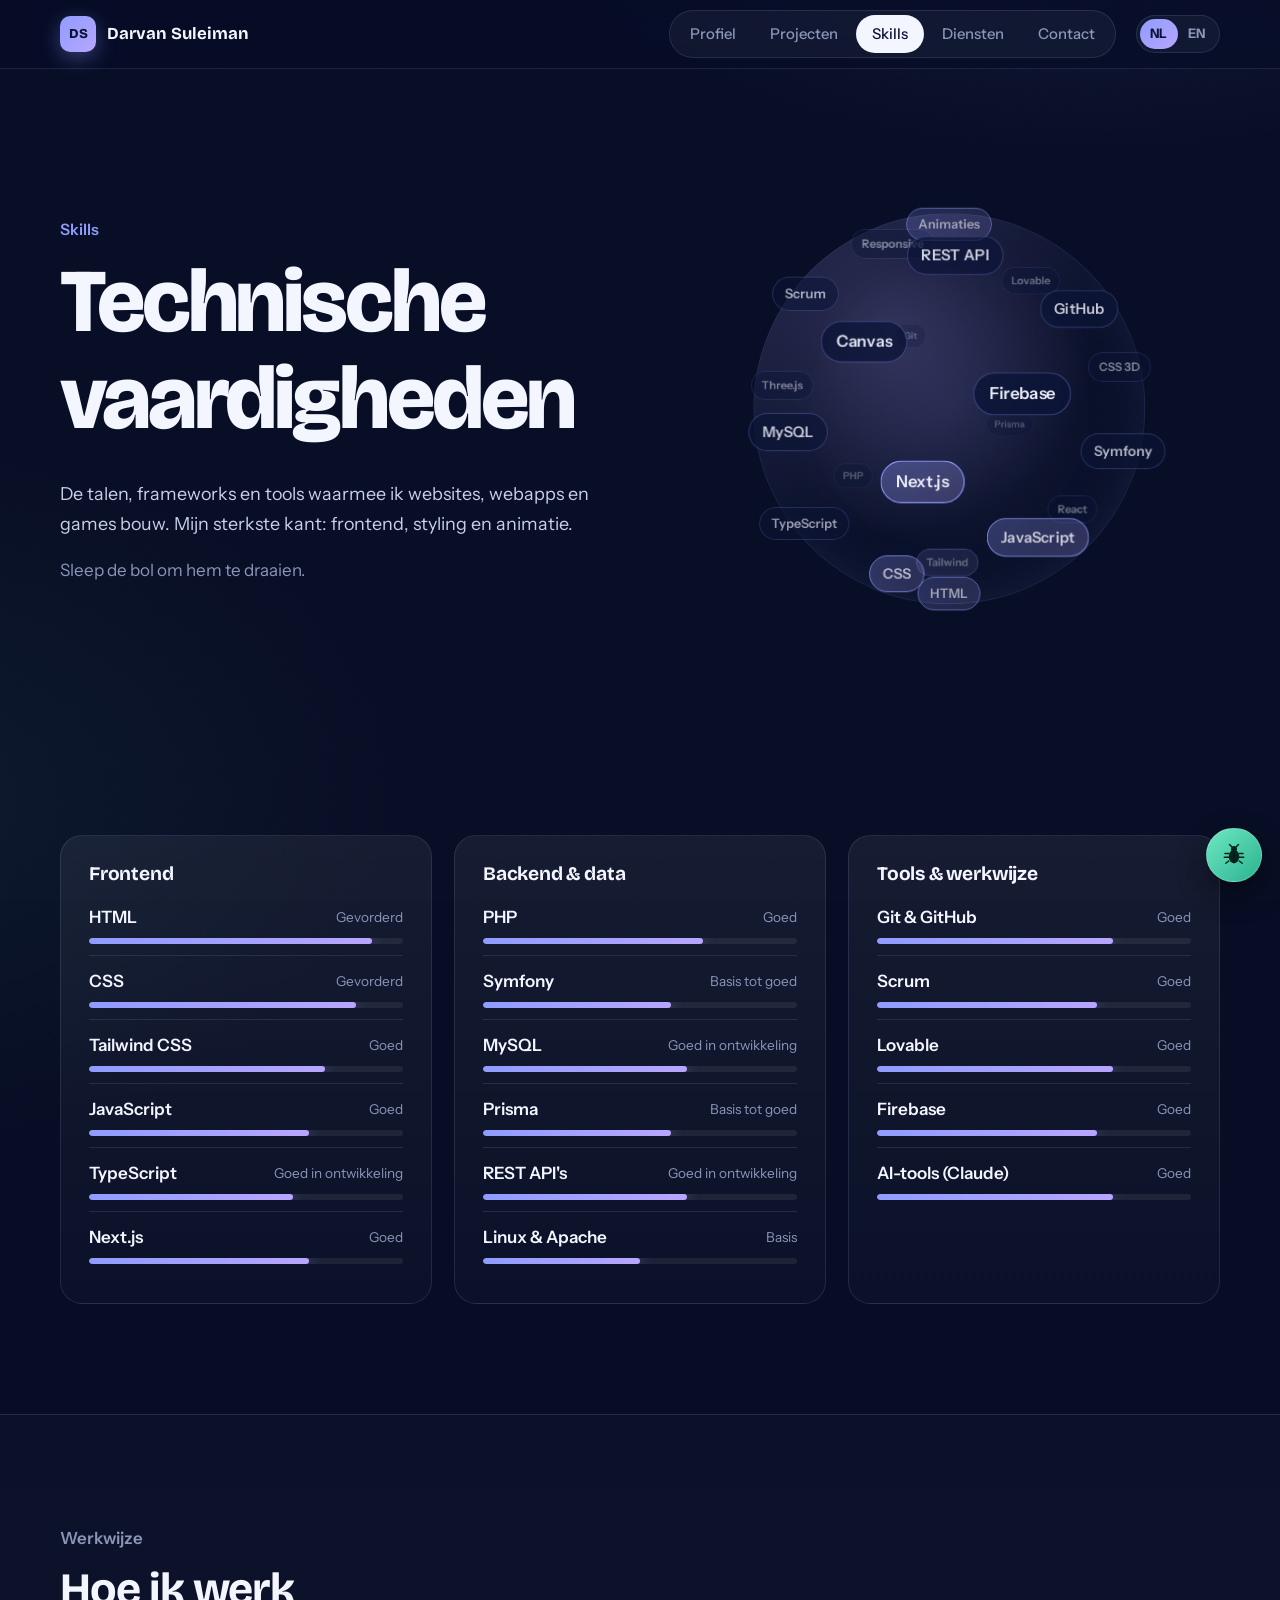
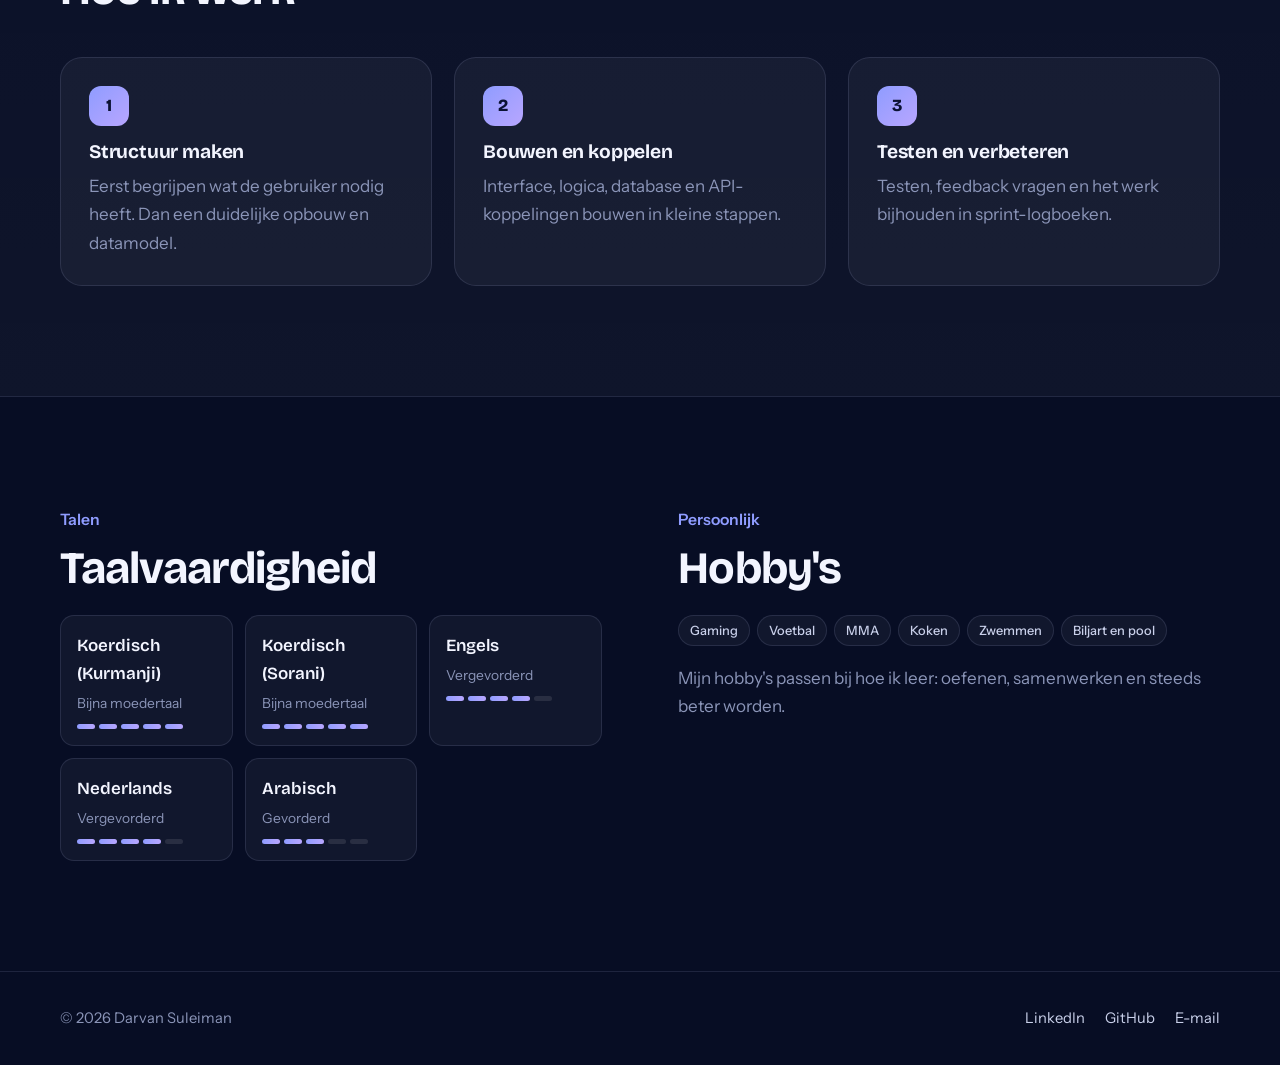
<file: skills.html>
<!DOCTYPE html>
<html lang="nl">

<head>
    <meta charset="UTF-8">
    <meta name="viewport" content="width=device-width, initial-scale=1.0">
    <title>Skills | Darvan Suleiman</title>
    <meta name="description" content="Technische skills, tools en talen van Darvan Suleiman.">
    <link rel="canonical" href="https://darvan.dev/skills.html">
    <meta name="theme-color" content="#070d24">
    <meta property="og:type" content="website">
    <meta property="og:site_name" content="Darvan Suleiman">
    <meta property="og:title" content="Skills | Darvan Suleiman">
    <meta property="og:description" content="De talen, frameworks en tools waarmee Darvan websites, webapps en games bouwt.">
    <meta property="og:url" content="https://darvan.dev/skills.html">
    <meta property="og:image" content="https://darvan.dev/img/og-image.jpg">
    <meta property="og:image:width" content="1200">
    <meta property="og:image:height" content="630">
    <meta property="og:image:alt" content="Darvan Suleiman, frontend developer, met screenshots van zijn projecten">
    <meta property="og:locale" content="nl_NL">
    <meta property="og:locale:alternate" content="en_GB">
    <meta name="twitter:card" content="summary_large_image">
    <meta name="twitter:title" content="Skills | Darvan Suleiman">
    <meta name="twitter:description" content="De talen, frameworks en tools waarmee Darvan websites, webapps en games bouwt.">
    <meta name="twitter:image" content="https://darvan.dev/img/og-image.jpg">
    <link rel="icon" href="img/favicon.svg" type="image/svg+xml">
    <link rel="icon" href="img/favicon-32.png" type="image/png" sizes="32x32">
    <link rel="apple-touch-icon" href="img/apple-touch-icon.png">
    <script>document.documentElement.classList.add("js")</script>
    <link rel="preconnect" href="https://fonts.googleapis.com">
    <link rel="preconnect" href="https://fonts.gstatic.com" crossorigin>
    <link href="https://fonts.googleapis.com/css2?family=Bricolage+Grotesque:opsz,wght@12..96,500..800&family=Instrument+Sans:wght@400..700&display=swap" rel="stylesheet">
    <link rel="stylesheet" href="css/style.css?v=17">
    <script src="js/main.js?v=11" defer></script>
    <script src="js/bughunt.js?v=3" defer></script>
    <script src="js/i18n.js?v=4" defer></script>
    <script>try{var q=new URLSearchParams(location.search).get("notrack");if(q==="1")localStorage.setItem("umami.disabled","1");if(q==="0")localStorage.removeItem("umami.disabled");}catch(e){}</script>
    <script>try{var m=new URLSearchParams(location.search).get("me");if(m==="0")localStorage.removeItem("ds-me");else if(m)localStorage.setItem("ds-me",m);var me=localStorage.getItem("ds-me");if(me){var n=0,t=setInterval(function(){if(window.umami&&umami.identify){clearInterval(t);umami.identify("darvan-"+me,{owner:"Darvan",device:me});}else if(++n>40)clearInterval(t);},250);}}catch(e){}</script>
    <script defer src="https://cloud.umami.is/script.js" data-website-id="db2eae29-f59c-4067-9ddf-e38b663fb989" data-domains="darvan.dev,darvan23.github.io"></script>
</head>

<body>
    <header class="topbar">
        <div class="wrap topbar-inner">
            <a class="brand" href="index.html"><span class="brand-mark">DS</span>Darvan Suleiman</a>
            <nav class="nav" aria-label="Hoofdmenu">
                <a href="index.html">Profiel</a>
                <a href="portofolio.html">Projecten</a>
                <a href="skills.html" class="active">Skills</a>
                <a href="diensten.html">Diensten</a>
                <a href="contact.html">Contact</a>
            </nav>
        </div>
    </header>

    <section class="hero">
        <div class="wrap hero-grid">
            <div>
                <p class="eyebrow fade-in" style="--d:0.1s">Skills</p>
                <h1 class="fade-in" style="--d:0.2s">Technische vaardigheden</h1>
                <p class="hero-lead fade-in" style="--d:0.35s">De talen, frameworks en tools waarmee ik websites, webapps en games bouw. Mijn sterkste kant: frontend, styling en animatie.</p>
                <p class="fade-in" style="--d:0.45s;color:var(--muted)">Sleep de bol om hem te draaien.</p>
            </div>
            <div class="globe" role="img" aria-label="Draaiende bol met mijn skills: HTML, CSS, Tailwind, JavaScript, TypeScript, React, Next.js, PHP, Symfony, MySQL, Prisma, Firebase, Three.js, CSS 3D, Canvas, Git, GitHub, Scrum, Lovable, REST API, Responsive, Animaties"><span class="globe-tag hot">HTML</span><span class="globe-tag hot">CSS</span><span class="globe-tag hot">Tailwind</span><span class="globe-tag hot">JavaScript</span><span class="globe-tag">TypeScript</span><span class="globe-tag">React</span><span class="globe-tag hot">Next.js</span><span class="globe-tag">PHP</span><span class="globe-tag">Symfony</span><span class="globe-tag">MySQL</span><span class="globe-tag">Prisma</span><span class="globe-tag">Firebase</span><span class="globe-tag">Three.js</span><span class="globe-tag">CSS 3D</span><span class="globe-tag">Canvas</span><span class="globe-tag">Git</span><span class="globe-tag">GitHub</span><span class="globe-tag">Scrum</span><span class="globe-tag">Lovable</span><span class="globe-tag">REST API</span><span class="globe-tag">Responsive</span><span class="globe-tag hot">Animaties</span></div>
        </div>
    </section>

    <main>
        <section class="section">
            <div class="wrap">
                <div class="skill-groups">
                    <article class="skill-group">
                        <h3>Frontend</h3>
                        <div class="skill-row"><span class="name">HTML</span><span class="level">Gevorderd</span><div class="bar"><span style="--level: 90%"></span></div></div>
                        <div class="skill-row"><span class="name">CSS</span><span class="level">Gevorderd</span><div class="bar"><span style="--level: 85%"></span></div></div>
                        <div class="skill-row"><span class="name">Tailwind CSS</span><span class="level">Goed</span><div class="bar"><span style="--level: 75%"></span></div></div>
                        <div class="skill-row"><span class="name">JavaScript</span><span class="level">Goed</span><div class="bar"><span style="--level: 70%"></span></div></div>
                        <div class="skill-row"><span class="name">TypeScript</span><span class="level">Goed in ontwikkeling</span><div class="bar"><span style="--level: 65%"></span></div></div>
                        <div class="skill-row"><span class="name">Next.js</span><span class="level">Goed</span><div class="bar"><span style="--level: 70%"></span></div></div>
                    </article>

                    <article class="skill-group">
                        <h3>Backend &amp; data</h3>
                        <div class="skill-row"><span class="name">PHP</span><span class="level">Goed</span><div class="bar"><span style="--level: 70%"></span></div></div>
                        <div class="skill-row"><span class="name">Symfony</span><span class="level">Basis tot goed</span><div class="bar"><span style="--level: 60%"></span></div></div>
                        <div class="skill-row"><span class="name">MySQL</span><span class="level">Goed in ontwikkeling</span><div class="bar"><span style="--level: 65%"></span></div></div>
                        <div class="skill-row"><span class="name">Prisma</span><span class="level">Basis tot goed</span><div class="bar"><span style="--level: 60%"></span></div></div>
                        <div class="skill-row"><span class="name">REST API's</span><span class="level">Goed in ontwikkeling</span><div class="bar"><span style="--level: 65%"></span></div></div>
                        <div class="skill-row"><span class="name">Linux &amp; Apache</span><span class="level">Basis</span><div class="bar"><span style="--level: 50%"></span></div></div>
                    </article>

                    <article class="skill-group">
                        <h3>Tools &amp; werkwijze</h3>
                        <div class="skill-row"><span class="name">Git &amp; GitHub</span><span class="level">Goed</span><div class="bar"><span style="--level: 75%"></span></div></div>
                        <div class="skill-row"><span class="name">Scrum</span><span class="level">Goed</span><div class="bar"><span style="--level: 70%"></span></div></div>
                        <div class="skill-row"><span class="name">Lovable</span><span class="level">Goed</span><div class="bar"><span style="--level: 75%"></span></div></div>
                        <div class="skill-row"><span class="name">Firebase</span><span class="level">Goed</span><div class="bar"><span style="--level: 70%"></span></div></div>
                        <div class="skill-row"><span class="name">AI-tools (Claude)</span><span class="level">Goed</span><div class="bar"><span style="--level: 75%"></span></div></div>
                    </article>
                </div>
            </div>
        </section>

        <section class="section section-alt">
            <div class="wrap">
                <div class="section-head">
                    <p class="eyebrow">Werkwijze</p>
                    <h2>Hoe ik werk</h2>
                </div>
                <div class="steps">
                    <article class="step">
                        <span class="num">1</span>
                        <h3>Structuur maken</h3>
                        <p>Eerst begrijpen wat de gebruiker nodig heeft. Dan een duidelijke opbouw en datamodel.</p>
                    </article>
                    <article class="step">
                        <span class="num">2</span>
                        <h3>Bouwen en koppelen</h3>
                        <p>Interface, logica, database en API-koppelingen bouwen in kleine stappen.</p>
                    </article>
                    <article class="step">
                        <span class="num">3</span>
                        <h3>Testen en verbeteren</h3>
                        <p>Testen, feedback vragen en het werk bijhouden in sprint-logboeken.</p>
                    </article>
                </div>
            </div>
        </section>

        <section class="section">
            <div class="wrap two-col">
                <div>
                    <p class="eyebrow">Talen</p>
                    <h2>Taalvaardigheid</h2>
                    <div class="lang-grid"><div class="lang"><strong>Koerdisch (Kurmanji)</strong><span>Bijna moedertaal</span><div class="dots" aria-label="5 van 5"><i class="on"></i><i class="on"></i><i class="on"></i><i class="on"></i><i class="on"></i></div></div><div class="lang"><strong>Koerdisch (Sorani)</strong><span>Bijna moedertaal</span><div class="dots" aria-label="5 van 5"><i class="on"></i><i class="on"></i><i class="on"></i><i class="on"></i><i class="on"></i></div></div><div class="lang"><strong>Engels</strong><span>Vergevorderd</span><div class="dots" aria-label="4 van 5"><i class="on"></i><i class="on"></i><i class="on"></i><i class="on"></i><i class=""></i></div></div><div class="lang"><strong>Nederlands</strong><span>Vergevorderd</span><div class="dots" aria-label="4 van 5"><i class="on"></i><i class="on"></i><i class="on"></i><i class="on"></i><i class=""></i></div></div><div class="lang"><strong>Arabisch</strong><span>Gevorderd</span><div class="dots" aria-label="3 van 5"><i class="on"></i><i class="on"></i><i class="on"></i><i class=""></i><i class=""></i></div></div></div>
                </div>
                <div>
                    <p class="eyebrow">Persoonlijk</p>
                    <h2>Hobby's</h2>
                    <div class="tags">
                        <span class="tag tag-neutral">Gaming</span>
                        <span class="tag tag-neutral">Voetbal</span>
                        <span class="tag tag-neutral">MMA</span>
                        <span class="tag tag-neutral">Koken</span>
                        <span class="tag tag-neutral">Zwemmen</span>
                        <span class="tag tag-neutral">Biljart en pool</span>
                    </div>
                    <p style="margin-top: 18px; color: var(--muted);">Mijn hobby's passen bij hoe ik leer: oefenen, samenwerken en steeds beter worden.</p>
                </div>
            </div>
        </section>
    </main>

    <footer class="site-footer">
        <div class="wrap footer-inner">
            <span>&copy; 2026 Darvan Suleiman</span>
            <div class="footer-links">
                <a href="https://www.linkedin.com/in/darvan-suleiman-3072932a0">LinkedIn</a>
                <a href="https://github.com/Darvan23">GitHub</a>
                <a href="mailto:darvankameran69616@gmail.com">E-mail</a>
            </div>
        </div>
    </footer>
</body>

</html>
</file>
<file: css/style.css>
/* ==========================================================
   Darvan Suleiman — portfolio
   Ink-blue theme · Bricolage Grotesque + Instrument Sans
   ========================================================== */

:root {
    --ink: #070d24;
    --ink-2: #0c1638;
    --surface: rgba(255, 255, 255, 0.045);
    --surface-2: rgba(255, 255, 255, 0.075);
    --line: rgba(196, 206, 255, 0.12);
    --line-strong: rgba(196, 206, 255, 0.24);
    --text: #c9d0ea;
    --muted: #8b95b8;
    --white: #f3f5ff;
    --accent: #8f9cff;
    --accent-2: #b8a6ff;
    --accent-ink: #0b1233;
    --mint: #6ee7c4;
    --radius: 14px;
    --radius-l: 22px;
    --wrap: 1160px;
    --display: "Bricolage Grotesque", "Instrument Sans", system-ui, sans-serif;
    --body: "Instrument Sans", system-ui, -apple-system, "Segoe UI", Roboto, sans-serif;
    --ease: cubic-bezier(0.22, 1, 0.36, 1);
}

* { box-sizing: border-box; }

html {
    scroll-behavior: smooth;
    background: var(--ink);
    overflow-x: hidden;
    -webkit-text-size-adjust: 100%;
    text-size-adjust: 100%;
}

@supports (overflow: clip) {
    html, body { overflow-x: clip; }
}

body {
    margin: 0;
    color: var(--text);
    font-family: var(--body);
    font-size: 17px;
    line-height: 1.65;
    background:
        radial-gradient(1100px 700px at 85% -10%, rgba(143, 156, 255, 0.16), transparent 60%),
        radial-gradient(900px 600px at -10% 30%, rgba(110, 231, 196, 0.06), transparent 60%),
        var(--ink);
    -webkit-font-smoothing: antialiased;
    overflow-x: hidden;
}

body::before {
    content: "";
    position: fixed;
    inset: 0;
    z-index: 0;
    pointer-events: none;
    opacity: 0.35;
    background-image: url("data:image/svg+xml,%3Csvg xmlns='http://www.w3.org/2000/svg' width='160' height='160'%3E%3Cfilter id='n'%3E%3CfeTurbulence type='fractalNoise' baseFrequency='.9' numOctaves='2' stitchTiles='stitch'/%3E%3CfeColorMatrix values='0 0 0 0 1 0 0 0 0 1 0 0 0 0 1 0 0 0 .05 0'/%3E%3C/filter%3E%3Crect width='100%25' height='100%25' filter='url(%23n)'/%3E%3C/svg%3E");
}

body > * { position: relative; z-index: 1; }
body > .topbar { position: sticky; z-index: 50; }

h1, h2, h3 {
    margin: 0 0 0.5em;
    color: var(--white);
    font-family: var(--display);
    font-weight: 700;
    line-height: 1.08;
    letter-spacing: -0.02em;
}

h1 { font-size: clamp(2.8rem, 7vw, 5.6rem); font-weight: 800; letter-spacing: -0.035em; }
h2 { font-size: clamp(1.9rem, 3.6vw, 2.8rem); }
h3 { font-size: 1.2rem; letter-spacing: -0.01em; }

p { margin: 0 0 1em; }

a { color: var(--accent); text-decoration: none; transition: color 0.2s; }
a:hover { color: var(--white); }

img { max-width: 100%; display: block; }

strong { color: var(--white); font-weight: 600; }

::selection { background: var(--accent); color: var(--accent-ink); }

:focus-visible { outline: 2px solid var(--accent); outline-offset: 3px; border-radius: 6px; }

.wrap { width: min(var(--wrap), calc(100% - 44px)); margin: 0 auto; }

/* ---------- Top bar ---------- */

.topbar {
    top: 0;
    background: rgba(7, 13, 36, 0.72);
    backdrop-filter: blur(14px) saturate(140%);
    -webkit-backdrop-filter: blur(14px) saturate(140%);
    border-bottom: 1px solid var(--line);
}

.topbar-inner { display: flex; align-items: center; justify-content: space-between; gap: 20px; min-height: 68px; }

.brand {
    display: inline-flex;
    align-items: center;
    gap: 11px;
    color: var(--white);
    font-family: var(--display);
    font-weight: 700;
    font-size: 1.05rem;
    white-space: nowrap;
}

.brand:hover { color: var(--white); }

.brand-mark {
    display: grid;
    place-items: center;
    width: 36px;
    height: 36px;
    border-radius: 10px;
    background: linear-gradient(135deg, var(--accent), var(--accent-2));
    color: var(--accent-ink);
    font-size: 0.85rem;
    font-weight: 800;
    box-shadow: 0 6px 20px rgba(143, 156, 255, 0.35);
    transition: transform 0.5s var(--ease);
}

.brand:hover .brand-mark { transform: rotate(-8deg) scale(1.06); }

.nav {
    display: flex;
    gap: 2px;
    padding: 4px;
    border: 1px solid var(--line);
    border-radius: 999px;
    background: var(--surface);
    overflow-x: auto;
    scrollbar-width: none;
}

.nav::-webkit-scrollbar { display: none; }

.nav a {
    padding: 7px 16px;
    border-radius: 999px;
    color: var(--muted);
    font-size: 0.93rem;
    font-weight: 500;
    white-space: nowrap;
    transition: color 0.2s, background 0.25s;
}

.nav a:hover { color: var(--white); }
.nav a.active { color: var(--accent-ink); background: var(--white); }

/* ---------- Hero ---------- */

.hero { position: relative; padding: clamp(64px, 10vw, 120px) 0 clamp(56px, 8vw, 96px); overflow: hidden; }
.hero-home { padding-top: clamp(40px, 6vw, 72px); }

.hero-grid {
    display: grid;
    grid-template-columns: minmax(0, 1.05fr) minmax(0, 1fr);
    gap: clamp(24px, 4vw, 56px);
    align-items: center;
}

.hero h1 { margin-bottom: 0.35em; }

.hero-name .line { display: block; overflow: hidden; padding-bottom: 0.08em; }

.hero-name .char {
    display: inline-block;
    transform: translateY(105%) rotate(6deg);
    opacity: 0;
    animation: char-in 0.9s var(--ease) forwards;
    animation-delay: calc(0.25s + var(--i) * 0.035s);
}

.hero-name .line.grad .char {
    color: color-mix(in oklab, var(--accent-2) calc((var(--i) - 14) * 14%), var(--accent));
    text-shadow: 0 0 40px rgba(143, 156, 255, 0.35);
}

@keyframes char-in { to { transform: none; opacity: 1; } }

.hero-lead { max-width: 34em; color: var(--text); font-size: clamp(1.05rem, 1.4vw, 1.18rem); }

.fade-in {
    opacity: 0;
    transform: translateY(14px);
    animation: fade-up 0.9s var(--ease) forwards;
    animation-delay: var(--d, 0.8s);
}

@keyframes fade-up { to { opacity: 1; transform: none; } }

.status-pill {
    display: inline-flex;
    align-items: center;
    gap: 9px;
    margin-bottom: 26px;
    padding: 6px 14px 6px 10px;
    border: 1px solid var(--line-strong);
    border-radius: 999px;
    background: var(--surface);
    color: var(--white);
    font-size: 0.88rem;
}

.status-pill::before {
    content: "";
    width: 8px;
    height: 8px;
    border-radius: 50%;
    background: var(--mint);
    animation: pulse 2.4s infinite;
}

@keyframes pulse {
    0% { box-shadow: 0 0 0 0 rgba(110, 231, 196, 0.55); }
    70% { box-shadow: 0 0 0 9px rgba(110, 231, 196, 0); }
    100% { box-shadow: 0 0 0 0 rgba(110, 231, 196, 0); }
}

.eyebrow { display: block; margin-bottom: 12px; color: var(--accent); font-size: 0.98rem; font-weight: 600; }

.hero-actions { display: flex; flex-wrap: wrap; gap: 12px; margin-top: 30px; }

.hero-facts { display: flex; flex-wrap: wrap; gap: 8px; margin-top: 6px; }

.hero-facts span {
    padding: 5px 12px;
    border: 1px solid var(--line);
    border-radius: 999px;
    color: var(--muted);
    font-size: 0.88rem;
}

.hero-single > p, .hero-single > h1 { max-width: 780px; }

/* ---------- 3D project ring ---------- */

.ring-stage {
    position: relative;
    height: clamp(380px, 46vw, 520px);
    perspective: 1300px;
    perspective-origin: 50% 35%;
    cursor: grab;
    touch-action: pan-y;
    user-select: none;
    -webkit-user-select: none;
    opacity: 0;
    animation: ring-in 1.6s var(--ease) 0.35s forwards;
}

.ring-stage.dragging { cursor: grabbing; }

@keyframes ring-in {
    from { opacity: 0; transform: translateY(40px) scale(0.9); }
    to { opacity: 1; transform: none; }
}

.ring {
    position: absolute;
    left: 50%;
    top: 44%;
    width: 0;
    height: 0;
    transform-style: preserve-3d;
    transform: rotateX(-9deg) rotateY(var(--ry, 0deg));
}

.ring-item {
    --w: clamp(160px, 16.5vw, 214px);
    position: absolute;
    left: calc(var(--w) / -2);
    top: calc(var(--w) * -0.3125);
    width: var(--w);
    aspect-ratio: 16 / 10;
    border-radius: 12px;
    overflow: hidden;
    background: var(--ink-2);
    border: 1px solid var(--line-strong);
    transform: rotateY(var(--a)) translateZ(var(--r, 330px));
    box-shadow: 0 22px 50px rgba(0, 0, 0, 0.5);
    -webkit-box-reflect: below 10px linear-gradient(transparent 70%, rgba(255, 255, 255, 0.14));
    transition: border-color 0.3s, box-shadow 0.3s;
}

.ring-item img { width: 100%; height: 100%; object-fit: cover; pointer-events: none; }

.ring-item span {
    position: absolute;
    left: 10px;
    bottom: 10px;
    padding: 3px 10px;
    border-radius: 999px;
    background: rgba(7, 13, 36, 0.85);
    color: var(--white);
    font-size: 0.75rem;
    font-weight: 600;
    opacity: 0;
    transform: translateY(6px);
    transition: opacity 0.25s, transform 0.25s;
}

.ring-item:hover { border-color: var(--accent); box-shadow: 0 22px 60px rgba(143, 156, 255, 0.35); }
.ring-item:hover span, .ring-item:focus-visible span { opacity: 1; transform: none; }

.ring-floor {
    position: absolute;
    left: 50%;
    bottom: 8%;
    width: 72%;
    height: 70px;
    transform: translateX(-50%);
    border-radius: 50%;
    background: radial-gradient(closest-side, rgba(143, 156, 255, 0.3), transparent);
    filter: blur(10px);
}

.ring-hint {
    position: absolute;
    left: 50%;
    bottom: 0;
    transform: translateX(-50%);
    color: var(--muted);
    font-size: 0.85rem;
    white-space: nowrap;
}

/* ---------- Buttons ---------- */

.button {
    position: relative;
    display: inline-flex;
    align-items: center;
    justify-content: center;
    gap: 8px;
    min-height: 48px;
    padding: 0 22px;
    border: 1px solid transparent;
    border-radius: 999px;
    font: inherit;
    font-size: 0.97rem;
    font-weight: 600;
    cursor: pointer;
    list-style: none;
    overflow: hidden;
    isolation: isolate;
    transition: transform 0.35s var(--ease), background 0.25s, border-color 0.25s, color 0.25s, box-shadow 0.3s;
}

.button::-webkit-details-marker { display: none; }
.button:hover { transform: translateY(-2px); }
.button:active { transform: translateY(0) scale(0.98); }

.button-primary {
    background: linear-gradient(135deg, var(--accent), var(--accent-2));
    color: var(--accent-ink);
    box-shadow: 0 10px 30px rgba(143, 156, 255, 0.3);
}

.button-primary::after {
    content: "";
    position: absolute;
    inset: 0;
    z-index: -1;
    background: linear-gradient(120deg, transparent 30%, rgba(255, 255, 255, 0.55) 50%, transparent 70%);
    transform: translateX(-120%);
    transition: transform 0.7s var(--ease);
}

.button-primary:hover { color: var(--accent-ink); box-shadow: 0 14px 40px rgba(143, 156, 255, 0.45); }
.button-primary:hover::after { transform: translateX(120%); }

.button-ghost, .button-outline { border-color: var(--line-strong); background: var(--surface); color: var(--white); }
.button-ghost:hover, .button-outline:hover { border-color: var(--accent); color: var(--white); background: var(--surface-2); }

.button-play { background: var(--mint); color: #04261c; box-shadow: 0 10px 28px rgba(110, 231, 196, 0.25); }
.button-play:hover { color: #04261c; box-shadow: 0 14px 36px rgba(110, 231, 196, 0.4); }

.cv-download { position: relative; }
.cv-download[open] > summary { overflow: visible; }

.cv-menu {
    position: absolute;
    top: calc(100% + 8px);
    left: 0;
    z-index: 20;
    min-width: 190px;
    padding: 6px;
    border: 1px solid var(--line-strong);
    border-radius: var(--radius);
    background: rgba(12, 22, 56, 0.97);
    backdrop-filter: blur(12px);
    box-shadow: 0 20px 50px rgba(0, 0, 0, 0.5);
    animation: fade-up 0.3s var(--ease);
}

.cv-menu a { display: block; padding: 10px 14px; border-radius: 8px; color: var(--white); font-weight: 500; }
.cv-menu a:hover { background: var(--surface-2); }

/* ---------- Sections ---------- */

.section { position: relative; padding: clamp(64px, 9vw, 110px) 0; }
.section-alt { background: linear-gradient(180deg, rgba(255, 255, 255, 0.02), rgba(255, 255, 255, 0.035)); border-block: 1px solid var(--line); }

.section-head { max-width: 680px; margin-bottom: 44px; }
.section-head p { color: var(--muted); font-size: 1.05rem; }

.two-col { display: grid; grid-template-columns: repeat(2, minmax(0, 1fr)); gap: clamp(36px, 6vw, 80px); }

.stats { display: grid; grid-template-columns: repeat(3, minmax(0, 1fr)); gap: 14px; margin-top: 30px; }

.stats div { padding: 20px; border: 1px solid var(--line); border-radius: var(--radius); background: var(--surface); }

.stats strong {
    display: block;
    font-family: var(--display);
    font-size: 2.2rem;
    line-height: 1;
    margin-bottom: 6px;
    background: linear-gradient(135deg, var(--white), var(--accent));
    -webkit-background-clip: text;
    background-clip: text;
    color: transparent;
}

.stats span { color: var(--muted); font-size: 0.9rem; }

/* ---------- Timeline ---------- */

.timeline { display: grid; gap: 4px; }

.timeline article { position: relative; padding: 0 0 30px 30px; border-left: 1px solid var(--line-strong); }
.timeline article:last-child { padding-bottom: 0; }

.timeline article::before {
    content: "";
    position: absolute;
    left: -6px;
    top: 7px;
    width: 11px;
    height: 11px;
    border-radius: 50%;
    background: var(--ink);
    border: 2px solid var(--muted);
}

.timeline article.current::before { border-color: var(--accent); background: var(--accent); box-shadow: 0 0 0 5px rgba(143, 156, 255, 0.18); }

.timeline .when { display: block; color: var(--muted); font-size: 0.86rem; font-weight: 500; }
.timeline h3 { margin: 3px 0 2px; }
.timeline .where { display: block; color: var(--accent); font-size: 0.95rem; font-weight: 500; margin-bottom: 6px; }
.timeline p { margin: 0; }

/* ---------- Tags ---------- */

.tags { display: flex; flex-wrap: wrap; gap: 7px; }

.tag {
    display: inline-block;
    padding: 4px 11px;
    border-radius: 999px;
    border: 1px solid rgba(143, 156, 255, 0.28);
    background: rgba(143, 156, 255, 0.08);
    color: #c4cbff;
    font-size: 0.8rem;
    font-weight: 500;
}

.tag-neutral { border-color: var(--line); background: var(--surface); color: var(--text); }

/* ---------- Projects ---------- */

.project-grid {
    display: grid;
    grid-template-columns: repeat(auto-fill, minmax(320px, 1fr));
    gap: 26px;
    perspective: 1400px;
}

.project-card {
    --rx: 0deg;
    --ry: 0deg;
    --mx: 50%;
    --my: 50%;
    position: relative;
    display: flex;
    flex-direction: column;
    border: 1px solid var(--line);
    border-radius: var(--radius-l);
    background: linear-gradient(180deg, rgba(255, 255, 255, 0.06), rgba(255, 255, 255, 0.025));
    transform: rotateX(var(--rx)) rotateY(var(--ry));
    transform-style: preserve-3d;
    transition: transform 0.6s var(--ease), border-color 0.3s, box-shadow 0.4s;
}

.project-card::after {
    content: "";
    position: absolute;
    inset: 0;
    border-radius: inherit;
    pointer-events: none;
    background: radial-gradient(420px circle at var(--mx) var(--my), rgba(184, 166, 255, 0.16), transparent 45%);
    opacity: 0;
    transition: opacity 0.35s;
}

.project-card.is-tilting { transition: transform 0.12s linear, border-color 0.3s, box-shadow 0.4s; }

.project-card:hover { border-color: rgba(143, 156, 255, 0.4); box-shadow: 0 30px 70px rgba(0, 0, 0, 0.45); }
.project-card:hover::after { opacity: 1; }

.project-thumb {
    position: relative;
    display: block;
    aspect-ratio: 16 / 9;
    margin: 10px 10px 0;
    border-radius: calc(var(--radius-l) - 8px);
    overflow: hidden;
    background: var(--ink-2);
    transform: translateZ(30px);
}

.project-thumb img { width: 100%; height: 100%; object-fit: cover; transition: transform 0.8s var(--ease); }
.project-card:hover .project-thumb img { transform: scale(1.05); }

.project-body { display: flex; flex-direction: column; flex: 1; padding: 22px 24px 26px; transform: translateZ(18px); }
.project-body .kind { color: var(--muted); font-size: 0.86rem; margin-bottom: 6px; }
.project-body p { color: var(--text); font-size: 0.97rem; }
.project-body .tags { margin-top: auto; padding-top: 6px; }

.thumb-badge {
    position: absolute;
    top: 12px;
    left: 12px;
    z-index: 2;
    display: inline-flex;
    align-items: center;
    gap: 6px;
    padding: 5px 12px;
    border-radius: 999px;
    background: var(--mint);
    color: #04261c;
    font-size: 0.76rem;
    font-weight: 700;
    box-shadow: 0 6px 18px rgba(0, 0, 0, 0.35);
}

.thumb-badge.muted { background: rgba(7, 13, 36, 0.8); color: var(--text); border: 1px solid var(--line-strong); }

.play-overlay { position: absolute; inset: 0; display: grid; place-items: center; background: rgba(7, 13, 36, 0); transition: background 0.3s; }

.play-overlay span {
    display: grid;
    place-items: center;
    width: 68px;
    height: 68px;
    padding-left: 5px;
    border-radius: 50%;
    background: var(--mint);
    color: #04261c;
    font-size: 1.4rem;
    opacity: 0;
    transform: scale(0.7);
    transition: opacity 0.3s, transform 0.45s var(--ease);
    box-shadow: 0 0 0 10px rgba(110, 231, 196, 0.18), 0 14px 34px rgba(0, 0, 0, 0.45);
}

a.project-thumb:hover .play-overlay { background: rgba(7, 13, 36, 0.35); }
a.project-thumb:hover .play-overlay span { opacity: 1; transform: scale(1); }

.card-actions { display: flex; flex-wrap: wrap; gap: 10px; margin-top: 20px; }
.card-actions .button { min-height: 42px; padding: 0 18px; font-size: 0.9rem; }

.project-card.featured { grid-column: 1 / -1; display: grid; grid-template-columns: 1.4fr 1fr; }
.project-card.featured .project-thumb { aspect-ratio: auto; min-height: 340px; margin: 10px; }
.project-card.featured .project-thumb img { position: absolute; inset: 0; }
.project-card.featured .project-body { padding: 36px 36px 36px 18px; justify-content: center; }
.project-card.featured h3 { font-size: clamp(1.6rem, 2.6vw, 2.2rem); }
.project-card.featured .tags { margin-top: 8px; }

/* ---------- Skills ---------- */

.skill-groups { display: grid; grid-template-columns: repeat(auto-fill, minmax(320px, 1fr)); gap: 22px; }

.skill-group {
    padding: 28px;
    border: 1px solid var(--line);
    border-radius: var(--radius-l);
    background: linear-gradient(180deg, rgba(255, 255, 255, 0.06), rgba(255, 255, 255, 0.02));
}

.skill-group h3 { margin-bottom: 18px; }

.skill-row {
    display: grid;
    grid-template-columns: 1fr auto;
    gap: 7px 12px;
    align-items: center;
    padding: 11px 0;
    border-top: 1px solid var(--line);
}

.skill-row:first-of-type { border-top: 0; padding-top: 0; }
.skill-row .name { color: var(--white); font-weight: 600; }
.skill-row .level { color: var(--muted); font-size: 0.85rem; }

.skill-row .bar { grid-column: 1 / -1; height: 6px; border-radius: 999px; background: rgba(255, 255, 255, 0.07); overflow: hidden; }

.skill-row .bar span {
    display: block;
    width: var(--level, 50%);
    height: 100%;
    border-radius: inherit;
    background: linear-gradient(90deg, var(--accent), var(--accent-2));
    box-shadow: 0 0 14px rgba(143, 156, 255, 0.5);
    transform-origin: left;
    transition: transform 1.3s var(--ease);
}

.js .skill-row .bar span { transform: scaleX(0); }
.js .skill-group.in-view .bar span { transform: scaleX(1); }
.js .skill-group.in-view .skill-row:nth-child(3) .bar span { transition-delay: 0.08s; }
.js .skill-group.in-view .skill-row:nth-child(4) .bar span { transition-delay: 0.16s; }
.js .skill-group.in-view .skill-row:nth-child(5) .bar span { transition-delay: 0.24s; }
.js .skill-group.in-view .skill-row:nth-child(6) .bar span { transition-delay: 0.32s; }
.js .skill-group.in-view .skill-row:nth-child(7) .bar span { transition-delay: 0.4s; }

.steps { display: grid; grid-template-columns: repeat(3, minmax(0, 1fr)); gap: 22px; }

.step { padding: 28px; border: 1px solid var(--line); border-radius: var(--radius-l); background: var(--surface); }

.step .num {
    display: inline-grid;
    place-items: center;
    width: 40px;
    height: 40px;
    margin-bottom: 16px;
    border-radius: 12px;
    background: linear-gradient(135deg, var(--accent), var(--accent-2));
    color: var(--accent-ink);
    font-family: var(--display);
    font-weight: 800;
}

.step p { margin: 0; color: var(--muted); }

.list-plain { list-style: none; margin: 0; padding: 0; }
.list-plain li { display: flex; justify-content: space-between; gap: 16px; padding: 14px 0; border-bottom: 1px solid var(--line); }
.list-plain li:last-child { border-bottom: 0; }
.list-plain .name { color: var(--white); font-weight: 600; }
.list-plain .meta { color: var(--muted); text-align: right; }

/* ---------- Scroll reveal (project grids) ---------- */

.js .reveal > * { opacity: 0; translate: 0 28px; transition: opacity 0.8s var(--ease), translate 0.9s var(--ease), transform 0.6s var(--ease), border-color 0.3s, box-shadow 0.4s; }
.js .reveal.in-view > * { opacity: 1; translate: 0 0; }
.js .reveal.in-view > *:nth-child(2) { transition-delay: 0.08s, 0.08s, 0s, 0s, 0s; }
.js .reveal.in-view > *:nth-child(3) { transition-delay: 0.16s, 0.16s, 0s, 0s, 0s; }
.js .reveal.in-view > *:nth-child(4) { transition-delay: 0.24s, 0.24s, 0s, 0s, 0s; }
.js .reveal.in-view > *:nth-child(n+5) { transition-delay: 0.3s, 0.3s, 0s, 0s, 0s; }
.js .reveal > .project-card.is-tilting { transition: opacity 0.8s var(--ease), translate 0.9s var(--ease), transform 0.12s linear, border-color 0.3s, box-shadow 0.4s; }

/* ---------- Gamer section: original 3D controller ---------- */

.gamer {
    display: grid;
    grid-template-columns: minmax(0, 1fr) minmax(0, 1.1fr);
    gap: clamp(30px, 5vw, 70px);
    align-items: center;
}

.pad-stage {
    position: relative;
    height: clamp(300px, 34vw, 420px);
    perspective: 1000px;
    display: grid;
    place-items: center;
}

.pad-glow {
    position: absolute;
    width: 70%;
    height: 70%;
    border-radius: 50%;
    background: radial-gradient(closest-side, rgba(143, 156, 255, 0.35), rgba(184, 166, 255, 0.12) 50%, transparent);
    filter: blur(20px);
    animation: glow 5s ease-in-out infinite;
}

@keyframes glow { 50% { transform: scale(1.12); opacity: 0.75; } }

.pad-float { animation: float 6s ease-in-out infinite; transform-style: preserve-3d; }

@keyframes float {
    0%, 100% { transform: translateY(0); }
    50% { transform: translateY(-14px); }
}

.pad {
    --tx: 18deg;
    --ty: -22deg;
    position: relative;
    width: clamp(260px, 30vw, 360px);
    aspect-ratio: 1.6;
    transform-style: preserve-3d;
    transform: rotateX(var(--tx)) rotateY(var(--ty));
    transition: transform 0.5s var(--ease);
}

.pad-layer {
    position: absolute;
    inset: 0;
    background: url("data:image/svg+xml,%3Csvg xmlns='http://www.w3.org/2000/svg' viewBox='0 0 320 200'%3E%3Cpath d='M70 20h180c30 0 48 18 56 46l12 70c6 34-16 56-40 52-18-3-30-20-42-40-6-10-12-14-24-14H108c-12 0-18 4-24 14-12 20-24 37-42 40-24 4-46-18-40-52l12-70C22 38 40 20 70 20z' fill='%23fff'/%3E%3C/svg%3E") center / contain no-repeat;
}

.pad-layer.depth { filter: brightness(0.32) hue-rotate(0deg); opacity: 0.9; }
.pad-layer.d1 { transform: translateZ(-6px); }
.pad-layer.d2 { transform: translateZ(-12px); }
.pad-layer.d3 { transform: translateZ(-18px); }

.pad-face {
    position: absolute;
    inset: 0;
    transform: translateZ(0);
    -webkit-mask: url("data:image/svg+xml,%3Csvg xmlns='http://www.w3.org/2000/svg' viewBox='0 0 320 200'%3E%3Cpath d='M70 20h180c30 0 48 18 56 46l12 70c6 34-16 56-40 52-18-3-30-20-42-40-6-10-12-14-24-14H108c-12 0-18 4-24 14-12 20-24 37-42 40-24 4-46-18-40-52l12-70C22 38 40 20 70 20z'/%3E%3C/svg%3E") center / contain no-repeat;
    mask: url("data:image/svg+xml,%3Csvg xmlns='http://www.w3.org/2000/svg' viewBox='0 0 320 200'%3E%3Cpath d='M70 20h180c30 0 48 18 56 46l12 70c6 34-16 56-40 52-18-3-30-20-42-40-6-10-12-14-24-14H108c-12 0-18 4-24 14-12 20-24 37-42 40-24 4-46-18-40-52l12-70C22 38 40 20 70 20z'/%3E%3C/svg%3E") center / contain no-repeat;
    background:
        radial-gradient(120% 90% at 30% 10%, rgba(255, 255, 255, 0.35), transparent 50%),
        linear-gradient(160deg, #2a3570 0%, #151d47 55%, #0d1335 100%);
}

.pad-part { position: absolute; transform-style: preserve-3d; }

.pad-dpad { left: 19%; top: 30%; width: 19%; aspect-ratio: 1; transform: translateZ(6px); }

.pad-dpad i {
    position: absolute;
    background: linear-gradient(180deg, #3a4690, #222b62);
    border-radius: 4px;
    box-shadow: 0 2px 0 #0b1030;
}

.pad-dpad i:nth-child(1) { left: 34%; top: 0; width: 32%; height: 100%; }
.pad-dpad i:nth-child(2) { top: 34%; left: 0; height: 32%; width: 100%; }

.pad-btns { right: 17%; top: 26%; width: 22%; aspect-ratio: 1; transform: translateZ(6px); }

.pad-btns i {
    position: absolute;
    width: 34%;
    aspect-ratio: 1;
    border-radius: 50%;
    background: radial-gradient(circle at 35% 30%, #fff 0%, var(--c) 35%, color-mix(in srgb, var(--c) 60%, #000) 100%);
    box-shadow: 0 0 14px var(--c), 0 3px 0 rgba(0, 0, 0, 0.5);
    animation: blink 3.2s ease-in-out infinite;
    animation-delay: var(--dl);
}

.pad-btns i:nth-child(1) { left: 33%; top: 0; --c: #8f9cff; --dl: 0s; }
.pad-btns i:nth-child(2) { right: 0; top: 33%; --c: #6ee7c4; --dl: 0.8s; }
.pad-btns i:nth-child(3) { left: 33%; bottom: 0; --c: #b8a6ff; --dl: 1.6s; }
.pad-btns i:nth-child(4) { left: 0; top: 33%; --c: #ff9ecf; --dl: 2.4s; }

@keyframes blink { 0%, 100% { filter: brightness(0.85); } 10% { filter: brightness(1.6); } }

.pad-stick {
    width: 15%;
    aspect-ratio: 1;
    border-radius: 50%;
    transform: translateZ(10px) translate(var(--sx, 0), var(--sy, 0));
    background: radial-gradient(circle at 40% 35%, #4a57a8, #1a2154 70%);
    box-shadow: inset 0 -4px 8px rgba(0, 0, 0, 0.5), 0 6px 12px rgba(0, 0, 0, 0.5);
    transition: transform 0.3s var(--ease);
}

.pad-stick::after { content: ""; position: absolute; inset: 22%; border-radius: 50%; border: 2px solid rgba(255, 255, 255, 0.12); }

.pad-stick.l { left: 33%; top: 56%; }
.pad-stick.r { right: 33%; top: 56%; }

.pad-light {
    left: 38%;
    top: 14%;
    width: 24%;
    height: 4%;
    border-radius: 999px;
    transform: translateZ(4px);
    background: linear-gradient(90deg, var(--accent), var(--mint), var(--accent-2), var(--accent));
    background-size: 300% 100%;
    box-shadow: 0 0 16px rgba(143, 156, 255, 0.8);
    animation: lightbar 4s linear infinite;
}

@keyframes lightbar { to { background-position: 300% 0; } }

.pad-shadow {
    position: absolute;
    bottom: 6%;
    width: 55%;
    height: 26px;
    border-radius: 50%;
    background: radial-gradient(closest-side, rgba(0, 0, 0, 0.55), transparent);
    animation: shadow 6s ease-in-out infinite;
}

@keyframes shadow { 50% { transform: scale(0.85); opacity: 0.6; } }

.game-list { display: flex; flex-wrap: wrap; gap: 10px; margin: 22px 0 0; padding: 0; list-style: none; }

.game-list li {
    padding: 10px 16px;
    border: 1px solid var(--line-strong);
    border-radius: 12px;
    background: var(--surface);
    color: var(--white);
    font-weight: 600;
    transition: transform 0.35s var(--ease), border-color 0.25s, background 0.25s;
}

.game-list li:hover { transform: translateY(-3px) rotate(-1deg); border-color: var(--accent); background: var(--surface-2); }

.game-list li small { display: block; color: var(--muted); font-weight: 400; font-size: 0.8rem; }

/* ---------- Contact ---------- */

.contact-grid { display: grid; grid-template-columns: minmax(0, 1fr) minmax(0, 1.2fr); gap: clamp(24px, 4vw, 48px); align-items: start; }

.card {
    padding: clamp(24px, 3vw, 36px);
    border: 1px solid var(--line);
    border-radius: var(--radius-l);
    background: linear-gradient(180deg, rgba(255, 255, 255, 0.06), rgba(255, 255, 255, 0.025));
}

.contact-list { list-style: none; margin: 0; padding: 0; }
.contact-list li { display: grid; grid-template-columns: 110px 1fr; gap: 12px; padding: 13px 0; border-bottom: 1px solid var(--line); word-break: break-word; }
.contact-list li:last-child { border-bottom: 0; }
.contact-list strong { color: var(--muted); font-weight: 500; font-size: 0.92rem; }
.contact-list span { color: var(--white); }

form { display: grid; gap: 6px; }

label { color: var(--white); font-weight: 600; font-size: 0.92rem; margin-top: 12px; }

input, textarea {
    width: 100%;
    padding: 13px 15px;
    border: 1px solid var(--line-strong);
    border-radius: 12px;
    background: rgba(7, 13, 36, 0.6);
    color: var(--white);
    font: inherit;
    transition: border-color 0.2s, box-shadow 0.2s, background 0.2s;
}

input:focus, textarea:focus { outline: none; border-color: var(--accent); background: rgba(7, 13, 36, 0.85); box-shadow: 0 0 0 4px rgba(143, 156, 255, 0.18); }

textarea { resize: vertical; min-height: 150px; }

form .button { margin-top: 18px; justify-self: start; }
form .button:disabled { opacity: 0.6; cursor: wait; }

#contactStatus { margin: 6px 0 0; color: var(--mint); font-size: 0.94rem; }

/* ---------- Footer ---------- */

.site-footer { border-top: 1px solid var(--line); padding: 34px 0; color: var(--muted); font-size: 0.92rem; }
.footer-inner { display: flex; flex-wrap: wrap; justify-content: space-between; gap: 14px; }
.footer-links { display: flex; gap: 20px; }
.footer-inner a { color: var(--text); }
.footer-inner a:hover { color: var(--white); }

/* ---------- Responsive ---------- */

@media (max-width: 960px) {
    .hero-grid, .gamer { grid-template-columns: 1fr; }
    .ring-stage { height: 340px; margin-top: 10px; }
    .ring-item { --w: 170px; --r: 250px !important; }
    .two-col, .contact-grid { grid-template-columns: 1fr; }
    .steps { grid-template-columns: 1fr; }
    .project-card.featured { grid-template-columns: 1fr; }
    .project-card.featured .project-thumb { aspect-ratio: 16 / 9; min-height: 0; margin-bottom: 0; }
    .project-card.featured .project-body { padding: 22px 24px 26px; }
}

@media (max-width: 600px) {
    body { font-size: 16px; }
    .topbar-inner { flex-direction: column; align-items: flex-start; gap: 8px; padding: 10px 0; }
    .nav { max-width: 100%; }
    .ring-stage { height: 280px; }
    .ring-item { --w: 136px; --r: 196px !important; }
    .stats { gap: 10px; }
    .stats div { padding: 14px 12px; }
    .stats strong { font-size: 1.7rem; }
    .contact-list li { grid-template-columns: 1fr; gap: 2px; }
    .project-grid { grid-template-columns: 1fr; }
}

@media (prefers-reduced-motion: reduce) {
    *, *::before, *::after {
        animation-duration: 0.01ms !important;
        animation-iteration-count: 1 !important;
        animation-delay: 0s !important;
        transition-duration: 0.01ms !important;
        scroll-behavior: auto !important;
    }
    .project-card { transform: none !important; }
}

.hero-home h1 { font-size: clamp(2.7rem, 5.4vw, 4.7rem); }

/* ==========================================================
   3D components for Projects, Skills and Contact
   ========================================================== */

/* ---------- Grab-and-spin panel (projects + business card) ---------- */

.spin {
    position: relative;
    perspective: 1100px;
    touch-action: pan-y;
    cursor: grab;
    user-select: none;
    -webkit-user-select: none;
}

.spin.grabbing { cursor: grabbing; }

.spin-inner {
    position: absolute;
    inset: 0;
    transform-style: preserve-3d;
    transform: rotateX(var(--srx, 0deg)) rotateY(var(--sry, 0deg));
}

.spin-face {
    position: absolute;
    inset: 0;
    border-radius: inherit;
    backface-visibility: hidden;
    -webkit-backface-visibility: hidden;
    overflow: hidden;
}

.spin-back { transform: rotateY(180deg) translateZ(8px); }

.spin-edge {
    position: absolute;
    inset: 0;
    border-radius: inherit;
    background: #1b2558;
    transform: translateZ(var(--z));
}

.spin-hint {
    position: absolute;
    right: 12px;
    bottom: 12px;
    z-index: 3;
    padding: 5px 11px;
    border-radius: 999px;
    background: rgba(7, 13, 36, 0.82);
    border: 1px solid var(--line-strong);
    color: var(--white);
    font-size: 0.75rem;
    font-weight: 600;
    pointer-events: none;
    opacity: 0;
    transform: translateY(6px);
    transition: opacity 0.25s, transform 0.25s;
}

.spin:hover .spin-hint { opacity: 1; transform: none; }
.spin.flipped .spin-hint { opacity: 0; }

/* project panel */
.project-spin {
    aspect-ratio: 16 / 9;
    margin: 10px 10px 0;
    border-radius: calc(var(--radius-l) - 8px);
    transform: translateZ(30px);
}

.project-spin .project-thumb { position: absolute; inset: 0; margin: 0; transform: none; aspect-ratio: auto; border-radius: inherit; }
.project-spin .spin-face { box-shadow: 0 18px 40px rgba(0, 0, 0, 0.45); }

.project-card.featured .project-spin { aspect-ratio: auto; min-height: 340px; margin: 10px; }
.project-card.featured .project-spin .project-thumb { min-height: 0; }

.project-back {
    display: flex;
    flex-direction: column;
    justify-content: center;
    gap: 10px;
    padding: 24px 26px;
    background:
        radial-gradient(120% 120% at 100% 0%, rgba(184, 166, 255, 0.35), transparent 55%),
        radial-gradient(100% 100% at 0% 100%, rgba(110, 231, 196, 0.18), transparent 55%),
        linear-gradient(160deg, #18225a, #0b1233);
    border: 1px solid var(--line-strong);
}

.project-back strong { font-family: var(--display); font-size: clamp(1.3rem, 2.2vw, 1.8rem); line-height: 1.1; }
.project-back .kind { color: var(--text); font-size: 0.9rem; }
.project-back small { color: var(--muted); font-size: 0.8rem; }

/* ---------- Projects hero: fanned 3D deck ---------- */

.deck-stage {
    position: relative;
    height: clamp(300px, 34vw, 400px);
    perspective: 1200px;
    opacity: 0;
    animation: ring-in 1.4s var(--ease) 0.3s forwards;
}

.deck {
    --dx: -26deg;
    --dy: 10deg;
    position: absolute;
    left: 40%;
    top: 50%;
    width: 0;
    height: 0;
    transform-style: preserve-3d;
    transform: rotateY(var(--dx)) rotateX(var(--dy));
    transition: transform 0.6s var(--ease);
}

.deck-card {
    --gap: 46px;
    position: absolute;
    width: clamp(220px, 24vw, 300px);
    aspect-ratio: 16 / 9;
    left: calc(clamp(220px, 24vw, 300px) / -2);
    top: calc(clamp(220px, 24vw, 300px) * -0.28);
    border-radius: 14px;
    overflow: hidden;
    border: 1px solid var(--line-strong);
    box-shadow: 0 26px 60px rgba(0, 0, 0, 0.55);
    transform: translate3d(calc(var(--i) * var(--gap)), calc(var(--i) * -14px), calc(var(--i) * -70px));
    transition: transform 0.7s var(--ease), border-color 0.3s;
}

.deck-card img { width: 100%; height: 100%; object-fit: cover; }
.deck-stage:hover .deck-card { --gap: 96px; }
.deck-card:hover { border-color: var(--accent); transform: translate3d(calc(var(--i) * var(--gap)), calc(var(--i) * -14px - 18px), calc(var(--i) * -70px + 40px)); }

/* ---------- Skills globe ---------- */

.globe {
    position: relative;
    height: clamp(320px, 36vw, 440px);
    cursor: grab;
    touch-action: pan-y;
    user-select: none;
    -webkit-user-select: none;
    opacity: 0;
    animation: ring-in 1.4s var(--ease) 0.3s forwards;
}

.globe.grabbing { cursor: grabbing; }

.globe::before {
    content: "";
    position: absolute;
    left: 50%;
    top: 50%;
    width: 72%;
    aspect-ratio: 1;
    transform: translate(-50%, -50%);
    border-radius: 50%;
    background:
        radial-gradient(circle at 35% 30%, rgba(184, 166, 255, 0.22), transparent 55%),
        radial-gradient(circle, rgba(143, 156, 255, 0.1), transparent 70%);
    border: 1px solid rgba(143, 156, 255, 0.14);
    box-shadow: inset 0 0 60px rgba(143, 156, 255, 0.12);
}

.globe-tag {
    position: absolute;
    left: 50%;
    top: 50%;
    padding: 6px 13px;
    border-radius: 999px;
    border: 1px solid rgba(143, 156, 255, 0.35);
    background: rgba(12, 22, 56, 0.85);
    color: var(--white);
    font-weight: 600;
    font-size: 0.92rem;
    white-space: nowrap;
    will-change: transform, opacity;
    pointer-events: none;
}

.globe-tag.hot { border-color: var(--accent); background: linear-gradient(135deg, rgba(143, 156, 255, 0.35), rgba(184, 166, 255, 0.25)); }

/* tilt for skill and step cards */
.skill-group, .step {
    transform: rotateX(var(--rx, 0deg)) rotateY(var(--ry, 0deg));
    transition: transform 0.6s var(--ease), border-color 0.3s;
}

.skill-group.is-tilting, .step.is-tilting { transition: transform 0.12s linear, border-color 0.3s; }
.skill-group:hover, .step:hover { border-color: rgba(143, 156, 255, 0.35); }
.skill-groups, .steps { perspective: 1400px; }

.lang-grid { display: grid; grid-template-columns: repeat(auto-fill, minmax(150px, 1fr)); gap: 12px; }

.lang {
    padding: 16px;
    border: 1px solid var(--line);
    border-radius: var(--radius);
    background: var(--surface);
}

.lang strong { display: block; font-family: var(--display); }
.lang span { color: var(--muted); font-size: 0.86rem; }

.lang .dots { display: flex; gap: 4px; margin-top: 8px; }
.lang .dots i { width: 18px; height: 5px; border-radius: 3px; background: rgba(255, 255, 255, 0.1); }
.lang .dots i.on { background: linear-gradient(90deg, var(--accent), var(--accent-2)); }

/* ---------- Contact: 3D business card ---------- */

.biz-stage { display: grid; place-items: center; min-height: clamp(280px, 30vw, 360px); opacity: 0; animation: ring-in 1.4s var(--ease) 0.3s forwards; }

.biz-stage > div { width: min(460px, 100%); }

.biz {
    width: 100%;
    aspect-ratio: 1.75;
    border-radius: 20px;
    animation: float 6s ease-in-out infinite;
}

.biz .spin-face {
    padding: clamp(18px, 3vw, 30px);
    border: 1px solid rgba(255, 255, 255, 0.18);
    box-shadow: 0 30px 70px rgba(0, 0, 0, 0.55);
}

.biz-front {
    display: flex;
    flex-direction: column;
    justify-content: space-between;
    background:
        radial-gradient(130% 120% at 100% 0%, rgba(184, 166, 255, 0.55), transparent 50%),
        radial-gradient(90% 90% at 0% 100%, rgba(110, 231, 196, 0.25), transparent 55%),
        linear-gradient(150deg, #1d2a6e, #0b1233);
}

.biz-front::after {  /* sheen that moves with rotation */
    content: "";
    position: absolute;
    inset: -40%;
    background: linear-gradient(115deg, transparent 40%, rgba(255, 255, 255, 0.18) 50%, transparent 60%);
    transform: translateX(calc(var(--sheen, 0) * 1%));
    pointer-events: none;
}

.biz-front .brand-mark { width: 46px; height: 46px; font-size: 1rem; }
.biz-front strong { font-family: var(--display); font-size: clamp(1.5rem, 3vw, 2rem); line-height: 1.05; display: block; }
.biz-front span { color: #c9d0ff; }

.biz-back {
    display: grid;
    align-content: center;
    gap: 8px;
    background: linear-gradient(150deg, #f3f5ff, #d9deff);
    color: #0b1233;
    font-size: 0.95rem;
}

.biz-back b { font-family: var(--display); font-size: 1.1rem; margin-bottom: 4px; }
.biz-back div { display: grid; grid-template-columns: 78px 1fr; gap: 10px; border-bottom: 1px solid rgba(11, 18, 51, 0.12); padding-bottom: 6px; font-size: 0.9rem; }
.biz-back span { overflow-wrap: anywhere; text-align: right; }
.biz-back div:last-child { border-bottom: 0; }
.biz-back em { font-style: normal; color: #4a5384; }

.biz-hint { margin-top: 16px; color: var(--muted); font-size: 0.85rem; text-align: center; }

.socials { display: flex; flex-wrap: wrap; gap: 10px; margin-top: 18px; }

.social {
    display: inline-flex;
    align-items: center;
    gap: 8px;
    padding: 9px 15px;
    border: 1px solid var(--line-strong);
    border-radius: 999px;
    background: var(--surface);
    color: var(--white);
    font-weight: 600;
    font-size: 0.9rem;
    transition: transform 0.35s var(--ease), border-color 0.25s, background 0.25s;
}

.social:hover { color: var(--white); border-color: var(--accent); background: var(--surface-2); transform: translateY(-3px); }

@media (max-width: 960px) {
    .deck-stage { height: 280px; }
    .deck-card { width: 200px; left: -100px; top: -56px; --gap: 34px; }
    .deck-stage:hover .deck-card { --gap: 60px; }
}

@media (prefers-reduced-motion: reduce) {
    .biz { animation: none; }
}


/* ==========================================================
   Phone / WebKit fixes
   ========================================================== */

/* WebKit ignores overflow:hidden for 3D children; clip-path does clip them */
.hero { clip-path: inset(0); }
.ring-stage, .deck-stage, .globe, .pad-stage { clip-path: inset(-80px 0); }

/* thickness layers only while a panel is being spun */
.spin:not(.moving) .spin-edge { display: none; }

@media (hover: none), (max-width: 760px) {
    .project-card,
    .project-card .project-body,
    .project-card .project-thumb,
    .project-spin { transform: none !important; }
    .project-card { transform-style: flat; }
    .project-card::after { display: none; }
    .project-grid { perspective: none; }
    .skill-group, .step { transform: none !important; }
    .spin-hint { opacity: 1; transform: none; }
}

@media (max-width: 760px) {
    .deck-stage { height: 230px; }
    .deck { left: 27%; }
    .deck-card { width: 170px; left: -85px; top: -48px; --gap: 26px; }
    .deck-stage:hover .deck-card { --gap: 26px; }
    .ring-hint { white-space: normal; text-align: center; width: 90%; }
    .project-card.featured .project-spin { min-height: 0; aspect-ratio: 16 / 9; margin: 10px 10px 0; }
    .project-card.featured h3 { font-size: 1.5rem; }
}

/* ---------- Safari: never let grid/flex children grow past the screen ---------- */
.project-grid > *, .skill-groups > *, .steps > *, .two-col > *, .contact-grid > *, .hero-grid > *, .gamer > * { min-width: 0; }
.project-card, .project-body, .card, .skill-group { min-width: 0; max-width: 100%; }
.project-body p, .project-body h3, .hero-lead { overflow-wrap: anywhere; }
.project-spin { width: calc(100% - 20px); }
.project-card.featured .project-spin { width: auto; }

@media (max-width: 960px) {
    .project-card.featured { grid-template-columns: minmax(0, 1fr); }
    .project-card.featured .project-spin { width: calc(100% - 20px); }
    .hero-grid, .gamer, .two-col, .contact-grid { grid-template-columns: minmax(0, 1fr); }
}

@media (max-width: 600px) {
    .project-grid, .skill-groups { grid-template-columns: minmax(0, 1fr); }
    .project-card { width: 100%; }
    .project-body { padding: 18px 18px 22px; }
    .spin-hint { font-size: 0.7rem; right: 8px; bottom: 8px; }
    .card-actions .button { flex: 1 1 auto; }
}

/* ---------- Touch: no double-tap zoom, no hover growth ---------- */
* { touch-action: manipulation; }
.spin, .ring-stage, .globe { touch-action: pan-y; }
.spin img, .ring-item img, .deck-card img { -webkit-touch-callout: none; -webkit-user-drag: none; }

@media (hover: none) {
    .project-card:hover .project-thumb img,
    a.project-thumb:hover .play-overlay span { transform: none; }
    a.project-thumb:hover .play-overlay { background: transparent; }
    .project-card:hover { box-shadow: none; border-color: var(--line); }
    .button:hover, .social:hover, .game-list li:hover { transform: none; }
}

/* ---------- Phones: simple stacked cards, hard width cap ---------- */
@media (max-width: 960px) {
    .project-card.featured { display: flex; flex-direction: column; }
    .project-card.featured .project-spin { min-height: 0; aspect-ratio: 16 / 9; margin: 10px 10px 0; width: calc(100% - 20px); }
    .project-card.featured .project-body { padding: 18px 18px 22px; }
}

@media (max-width: 600px) {
    .project-card { max-width: calc(100vw - 44px); overflow: hidden; }
    .project-spin, .project-spin .spin-inner { max-width: 100%; }
}

/* ---------- Fallbacks for older in-app browsers (Instagram, Facebook) ---------- */
.spin-inner, .spin-face, .spin-edge, .project-spin .project-thumb,
.project-card.featured .project-thumb img, .play-overlay, .project-card::after {
    top: 0; right: 0; bottom: 0; left: 0;
}
.project-thumb img, .ring-item img, .deck-card img { max-width: 100%; }

@supports not (aspect-ratio: 16 / 9) {
    .project-spin, .project-card.featured .project-spin { height: 0; padding-top: 56.25%; min-height: 0; }
    .project-thumb { height: 0; padding-top: 56.25%; }
    .project-spin .project-thumb { height: auto; padding-top: 0; }
    .project-thumb img { position: absolute; top: 0; left: 0; }
    .ring-item { height: calc(var(--w) * 0.625); }
    .deck-card { height: 160px; }
    .biz { height: 0; padding-top: 57%; }
}

/* ---------- Games I play: floating 3D tiles (original icons, no logos) ---------- */
.played { margin-top: clamp(40px, 6vw, 64px); }
.played-title { font-size: 1.15rem; color: var(--muted); font-weight: 600; margin-bottom: 18px; }

.game-tiles {
    list-style: none;
    margin: 0;
    padding: 0;
    display: grid;
    grid-template-columns: repeat(5, minmax(0, 1fr));
    gap: clamp(12px, 2vw, 22px);
    perspective: 900px;
}

.game-tile {
    --c1: #8f9cff; --c2: #3c47a8;
    position: relative;
    aspect-ratio: 1;
    cursor: pointer;
    outline: none;
    animation: tile-float 5s ease-in-out infinite;
    animation-delay: calc(var(--i) * -0.9s);
}

@keyframes tile-float {
    0%, 100% { transform: translateY(0); }
    50% { transform: translateY(-9px); }
}

.tile-inner {
    position: absolute;
    inset: 0;
    top: 0; right: 0; bottom: 0; left: 0;
    transform-style: preserve-3d;
    transform: rotateX(var(--tx, 8deg)) rotateY(var(--ty, -14deg));
    transition: transform 0.7s var(--ease);
}

.game-tile:hover .tile-inner,
.game-tile:focus-visible .tile-inner,
.game-tile.flipped .tile-inner { transform: rotateX(0deg) rotateY(180deg); }

.tile-face {
    position: absolute;
    inset: 0;
    top: 0; right: 0; bottom: 0; left: 0;
    display: flex;
    flex-direction: column;
    align-items: center;
    justify-content: center;
    gap: 10px;
    padding: 12px;
    border-radius: 20px;
    text-align: center;
    backface-visibility: hidden;
    -webkit-backface-visibility: hidden;
    border: 1px solid rgba(255, 255, 255, 0.16);
    box-shadow: 0 22px 40px rgba(0, 0, 0, 0.45), inset 0 1px 0 rgba(255, 255, 255, 0.25);
}

.tile-front {
    color: #fff;
    background:
        radial-gradient(120% 90% at 25% 10%, rgba(255, 255, 255, 0.35), transparent 50%),
        linear-gradient(150deg, var(--c1), var(--c2));
}

.tile-front svg { width: 46%; height: auto; filter: drop-shadow(0 6px 10px rgba(0, 0, 0, 0.35)); transform: translateZ(30px); }
.tile-front strong { font-family: var(--display); font-size: clamp(0.82rem, 1.2vw, 1rem); color: #fff; line-height: 1.15; }

.tile-back {
    transform: rotateY(180deg) translateZ(12px);
    background: linear-gradient(150deg, #18225a, #0b1233);
    border-color: var(--c1);
}

.tile-back strong { font-family: var(--display); color: var(--white); font-size: clamp(0.85rem, 1.2vw, 1rem); }
.tile-back span { color: var(--c1); font-size: 0.85rem; font-weight: 600; }

/* thickness under each tile */
.tile-inner::before {
    content: "";
    position: absolute;
    inset: 0;
    border-radius: 20px;
    background: var(--c2);
    filter: brightness(0.45);
    transform: translateZ(-10px);
}

.t-red    { --c1: #ff6b7a; --c2: #8c1f3a; }
.t-ice    { --c1: #9fd4ff; --c2: #2b4a8a; }
.t-olive  { --c1: #c8d47a; --c2: #4b5a2a; }
.t-green  { --c1: #6ee7a0; --c2: #1f7a52; }
.t-sunset { --c1: #ffb36b; --c2: #c2367a; }

@media (max-width: 760px) {
    .game-tiles { grid-template-columns: repeat(3, minmax(0, 1fr)); }
}

@media (max-width: 420px) {
    .game-tiles { grid-template-columns: repeat(2, minmax(0, 1fr)); }
}

@media (prefers-reduced-motion: reduce) {
    .game-tile { animation: none; }
}

/* ==========================================================
   Bug Hunt mini-game
   ========================================================== */
.bh-fab {
    position: fixed;
    right: max(18px, env(safe-area-inset-right));
    bottom: max(18px, env(safe-area-inset-bottom));
    z-index: 60;
    display: inline-flex;
    align-items: center;
    gap: 0;
    height: 54px;
    padding: 0 15px;
    border: 1px solid rgba(255, 255, 255, 0.2);
    border-radius: 999px;
    background: linear-gradient(135deg, #6ee7c4, #2bb38f);
    color: #04261c;
    font: inherit;
    font-weight: 700;
    cursor: pointer;
    box-shadow: 0 12px 30px rgba(0, 0, 0, 0.45), 0 0 0 0 rgba(110, 231, 196, 0.5);
    animation: bh-ping 3.2s ease-out 2s infinite;
    transition: transform 0.35s var(--ease), gap 0.35s var(--ease);
}

.bh-fab svg { width: 24px; height: 24px; flex: none; animation: bh-wiggle 2.4s ease-in-out infinite; }
.bh-fab-label { max-width: 0; overflow: hidden; white-space: nowrap; transition: max-width 0.4s var(--ease); }
.bh-fab:hover, .bh-fab:focus-visible { transform: translateY(-3px); gap: 8px; }
.bh-fab:hover .bh-fab-label, .bh-fab:focus-visible .bh-fab-label { max-width: 90px; }

@keyframes bh-ping {
    0% { box-shadow: 0 12px 30px rgba(0, 0, 0, 0.45), 0 0 0 0 rgba(110, 231, 196, 0.5); }
    60%, 100% { box-shadow: 0 12px 30px rgba(0, 0, 0, 0.45), 0 0 0 16px rgba(110, 231, 196, 0); }
}

@keyframes bh-wiggle { 0%, 100% { transform: rotate(-8deg); } 50% { transform: rotate(8deg); } }

.bh-active .bh-fab { display: none; }
.bh-active body { overflow: hidden; }

.bh-overlay { position: fixed; inset: 0; top: 0; left: 0; right: 0; bottom: 0; z-index: 100; touch-action: none; }
.bh-overlay[hidden] { display: none; }
.bh-canvas { position: absolute; inset: 0; top: 0; left: 0; cursor: crosshair; }

.bh-hud {
    position: absolute;
    top: max(14px, env(safe-area-inset-top));
    left: 50%;
    transform: translateX(-50%);
    display: flex;
    align-items: center;
    gap: 14px;
    padding: 6px 8px 6px 16px;
    border: 1px solid var(--line-strong);
    border-radius: 999px;
    background: rgba(7, 13, 36, 0.85);
    backdrop-filter: blur(8px);
    color: var(--white);
    font-weight: 700;
    font-variant-numeric: tabular-nums;
}

.bh-close {
    width: 34px;
    height: 34px;
    border: 0;
    border-radius: 50%;
    background: var(--surface-2);
    color: var(--white);
    font-size: 1rem;
    cursor: pointer;
}

.bh-help, .bh-win {
    position: absolute;
    left: 50%;
    top: 46%;
    transform: translate(-50%, -50%);
    padding: 22px 28px;
    border: 1px solid var(--line-strong);
    border-radius: 20px;
    background: rgba(7, 13, 36, 0.9);
    backdrop-filter: blur(10px);
    color: var(--white);
    text-align: center;
    font-family: var(--display);
    font-size: 1.5rem;
    font-weight: 800;
    box-shadow: 0 30px 70px rgba(0, 0, 0, 0.5);
    width: min(420px, calc(100vw - 40px));
}

.bh-help small { display: block; margin-top: 8px; font-family: var(--body); font-size: 0.95rem; font-weight: 500; color: var(--text); }
.bh-help { pointer-events: none; transition: opacity 0.6s, transform 0.6s var(--ease); }
.bh-help.bh-hide { opacity: 0; transform: translate(-50%, -60%); }

.bh-win[hidden] { display: none; }
.bh-win strong { display: block; font-size: 2rem; }
.bh-win p { font-family: var(--body); font-size: 1rem; font-weight: 500; color: var(--text); margin: 8px 0 18px; }
.bh-win-actions { display: flex; flex-wrap: wrap; gap: 10px; justify-content: center; }

@media (prefers-reduced-motion: reduce) {
    .bh-fab, .bh-fab svg { animation: none; }
}

/* ---------- NL / EN switch ---------- */
.topbar-inner { position: relative; }
.lang-switch {
    display: inline-flex;
    padding: 3px;
    border: 1px solid var(--line);
    border-radius: 999px;
    background: var(--surface);
    flex: none;
}
.lang-switch button {
    min-width: 38px;
    height: 30px;
    padding: 0 10px;
    border: 0;
    border-radius: 999px;
    background: transparent;
    color: var(--muted);
    font: inherit;
    font-size: 0.82rem;
    font-weight: 700;
    letter-spacing: 0.02em;
    cursor: pointer;
    transition: background 0.25s, color 0.25s;
}
.lang-switch button:hover { color: var(--white); }
.lang-switch button[aria-pressed="true"] { background: linear-gradient(135deg, var(--accent), var(--accent-2)); color: var(--accent-ink); }

@media (min-width: 601px) {
    .topbar-inner .nav { margin-left: auto; }
}

@media (max-width: 600px) {
    .lang-switch { position: absolute; top: 12px; right: 0; }
    .lang-switch button { min-width: 34px; height: 28px; padding: 0 8px; }
}

/* ---------- Project images: polished photo finish (no browser chrome) ---------- */
.project-thumb::after,
.ring-item::after,
.deck-card::after {
    content: "";
    position: absolute;
    inset: 0;
    top: 0; right: 0; bottom: 0; left: 0;
    pointer-events: none;
    border-radius: inherit;
    background:
        linear-gradient(180deg, rgba(255, 255, 255, 0.08) 0%, transparent 28%),
        linear-gradient(0deg, rgba(7, 13, 36, 0.45) 0%, transparent 40%);
    box-shadow: inset 0 0 0 1px rgba(255, 255, 255, 0.08);
}
.ring-item span { z-index: 2; }
.deck-card { position: absolute; }

/* ---------- Diensten (services) page ---------- */

.svc-hero { max-width: 860px; }
.svc-hero h1 { font-size: clamp(2.3rem, 5.4vw, 4rem); line-height: 1.04; margin: 0 0 18px; }

.price-grid { display: grid; grid-template-columns: repeat(3, minmax(0, 1fr)); gap: 20px; align-items: stretch; }
.price-grid > * { min-width: 0; }

.price-card {
    position: relative;
    display: flex;
    flex-direction: column;
    padding: clamp(24px, 3vw, 32px);
    border: 1px solid var(--line);
    border-radius: var(--radius-l);
    background: linear-gradient(180deg, rgba(255, 255, 255, 0.06), rgba(255, 255, 255, 0.02));
}
.price-card h3 { margin: 0 0 10px; color: var(--white); }
.price-card .button { margin-top: auto; justify-content: center; }

.price-card.featured {
    border-color: rgba(143, 156, 255, 0.55);
    background:
        radial-gradient(420px 220px at 50% -10%, rgba(143, 156, 255, 0.22), transparent 70%),
        linear-gradient(180deg, rgba(255, 255, 255, 0.08), rgba(255, 255, 255, 0.03));
    box-shadow: 0 30px 70px -30px rgba(143, 156, 255, 0.45);
    transform: translateY(-10px);
}

.price-badge {
    position: absolute;
    top: -13px;
    left: clamp(24px, 3vw, 32px);
    padding: 4px 12px;
    border-radius: 999px;
    background: linear-gradient(135deg, var(--accent), var(--accent-2));
    color: var(--accent-ink);
    font-size: 0.8rem;
    font-weight: 700;
}

.price {
    margin: 0 0 6px;
    font-family: var(--display);
    font-size: clamp(2.4rem, 4vw, 3rem);
    font-weight: 800;
    line-height: 1;
    color: var(--white);
}
.price small { font-family: var(--body); font-size: 0.9rem; font-weight: 500; color: var(--muted); margin-right: 4px; }
.price small:last-child { margin: 0 0 0 2px; }

.price-for { color: var(--muted); font-size: 0.95rem; margin: 8px 0 18px; }

.price-list { list-style: none; margin: 0 0 26px; padding: 18px 0 0; border-top: 1px solid var(--line); display: grid; gap: 9px; }
.price-list li { position: relative; padding-left: 26px; font-size: 0.95rem; }
.price-list li::before {
    content: "";
    position: absolute;
    left: 2px;
    top: 0.42em;
    width: 12px;
    height: 7px;
    border-left: 2px solid var(--mint);
    border-bottom: 2px solid var(--mint);
    transform: rotate(-45deg);
}

.care-plan {
    display: flex;
    align-items: center;
    justify-content: space-between;
    gap: 24px;
    margin-top: 24px;
    padding: 22px clamp(24px, 3vw, 32px);
    border: 1px dashed var(--line-strong);
    border-radius: var(--radius-l);
}
.care-plan h3 { margin: 0 0 4px; color: var(--white); }
.care-plan p { margin: 0; color: var(--muted); max-width: 46em; }
.care-plan .price { margin: 0; color: var(--white); white-space: nowrap; font-size: 2rem; }

.steps-4 { grid-template-columns: repeat(4, minmax(0, 1fr)); }
.steps-4 h3 { margin: 0 0 8px; }

.example-grid { display: grid; grid-template-columns: repeat(3, minmax(0, 1fr)); gap: 20px; }
.example-grid > * { min-width: 0; }
.example {
    display: block;
    overflow: hidden;
    border: 1px solid var(--line);
    border-radius: var(--radius-l);
    background: var(--surface);
    color: var(--text);
    text-decoration: none;
    transition: border-color 0.3s, transform 0.5s var(--ease);
}
.example img { display: block; width: 100%; aspect-ratio: 16 / 10; object-fit: cover; transition: transform 0.7s var(--ease); }
.example span { display: block; padding: 16px 18px 18px; font-size: 0.92rem; color: var(--muted); }
.example strong { display: block; color: var(--white); font-size: 1rem; margin-bottom: 2px; }
.example:hover, .example:focus-visible { border-color: var(--line-strong); transform: translateY(-4px); }
.example:hover img { transform: scale(1.04); }

.faq-wrap { display: grid; grid-template-columns: minmax(0, 0.8fr) minmax(0, 1.2fr); gap: clamp(24px, 5vw, 70px); align-items: start; }
.faq { display: grid; gap: 10px; }
.faq details { border: 1px solid var(--line); border-radius: var(--radius); background: var(--surface); }
.faq summary { cursor: pointer; padding: 16px 20px; color: var(--white); font-weight: 600; list-style: none; display: flex; justify-content: space-between; gap: 14px; }
.faq summary::-webkit-details-marker { display: none; }
.faq summary::after { content: "+"; color: var(--accent); font-size: 1.3rem; line-height: 1; transition: transform 0.3s var(--ease); }
.faq details[open] summary::after { transform: rotate(45deg); }
.faq details p { margin: 0; padding: 0 20px 18px; color: var(--muted); }

.cta-card { display: flex; flex-wrap: wrap; align-items: center; justify-content: space-between; gap: 20px 40px; }
.cta-card h2 { margin: 0 0 6px; }
.cta-card p { margin: 0; color: var(--muted); }
.cta-card .hero-actions { margin-top: 0; }

@media (max-width: 960px) {
    .price-grid, .example-grid { grid-template-columns: minmax(0, 1fr); }
    .price-card.featured { transform: none; margin-top: 8px; }
    .steps-4 { grid-template-columns: repeat(2, minmax(0, 1fr)); }
    .faq-wrap { grid-template-columns: minmax(0, 1fr); }
    .care-plan { flex-direction: column; align-items: flex-start; }
}
@media (max-width: 600px) {
    .steps-4 { grid-template-columns: minmax(0, 1fr); }
}
@media (prefers-reduced-motion: reduce) {
    .example, .example img { transition: none; }
}

/* services: tabs + private offers */
.svc-tabs { display: inline-flex; gap: 4px; padding: 4px; margin: -18px 0 34px; border: 1px solid var(--line-strong); border-radius: 999px; background: var(--surface); }
.svc-tabs button { border: 0; background: none; color: var(--text); font: 600 0.95rem/1 var(--body); padding: 12px 20px; border-radius: 999px; cursor: pointer; transition: background 0.25s, color 0.25s; }
.svc-tabs button[aria-selected="true"] { background: var(--white); color: var(--accent-ink); }
.svc-tabs button:focus-visible { outline: 2px solid var(--accent); outline-offset: 2px; }
.svc-panel[hidden] { display: none; }

.private-intro { display: flex; flex-wrap: wrap; align-items: center; justify-content: space-between; gap: 18px 40px; margin-bottom: 34px; padding: clamp(22px, 3vw, 30px); border-radius: var(--radius-l); border: 1px solid rgba(200, 163, 90, 0.35); background: radial-gradient(500px 240px at 0% 0%, rgba(200, 163, 90, 0.14), transparent 70%), var(--surface); }
.private-intro h3 { margin: 0 0 6px; color: var(--white); font-size: 1.35rem; }
.private-intro p { margin: 0; color: var(--muted); max-width: 40em; }

.price-grid-2 { grid-template-columns: repeat(2, minmax(0, 1fr)); margin-top: 20px; }
.price-grid-2 .price-for { margin-bottom: 22px; }

.extras { display: grid; grid-template-columns: repeat(2, minmax(0, 1fr)); gap: 14px; margin-top: 20px; }
.extras div { display: flex; justify-content: space-between; align-items: center; gap: 12px; padding: 16px 20px; border: 1px dashed var(--line-strong); border-radius: var(--radius); }
.extras strong { color: var(--white); font-weight: 600; }
.extras span { color: var(--mint); font-weight: 600; white-space: nowrap; }

@media (max-width: 960px) {
    .price-grid-2, .extras { grid-template-columns: minmax(0, 1fr); }
}
@media (max-width: 420px) {
    .svc-tabs { display: flex; }
    .svc-tabs button { flex: 1; padding: 12px 10px; font-size: 0.88rem; }
}
</file>
<file: hoger-lager/style.css>
:root {
    --ink: #070d24;
    --surface: rgba(255, 255, 255, 0.05);
    --line: rgba(196, 206, 255, 0.16);
    --text: #c9d0ea;
    --muted: #8b95b8;
    --white: #f3f5ff;
    --accent: #8f9cff;
    --accent-2: #b8a6ff;
    --mint: #6ee7c4;
    --red: #ff6b7a;
    --gold: #ffd166;
    --ease: cubic-bezier(0.22, 1, 0.36, 1);
    --display: "Bricolage Grotesque", system-ui, sans-serif;
}

* { box-sizing: border-box; }

html, body { margin: 0; min-height: 100%; }

body {
    min-height: 100vh;
    display: flex;
    flex-direction: column;
    color: var(--text);
    font-family: "Instrument Sans", system-ui, -apple-system, sans-serif;
    background:
        radial-gradient(900px 600px at 85% -10%, rgba(143, 156, 255, 0.2), transparent 60%),
        radial-gradient(800px 600px at -10% 110%, rgba(255, 209, 102, 0.1), transparent 60%),
        var(--ink);
    -webkit-text-size-adjust: 100%;
    overflow-x: hidden;
}

button { font: inherit; touch-action: manipulation; }

/* ---------- top bar ---------- */
.bar {
    display: flex;
    align-items: center;
    justify-content: space-between;
    gap: 12px;
    padding: 14px clamp(14px, 3vw, 28px);
}

.back { color: var(--muted); text-decoration: none; font-weight: 600; font-size: 0.95rem; }
.back:hover { color: var(--white); }

.hud { display: flex; align-items: center; gap: 14px; color: var(--white); font-weight: 600; }
.score-box strong { font-family: var(--display); font-size: 1.3rem; margin-left: 4px; }
.lives { letter-spacing: 2px; font-size: 1.1rem; }
.heart { color: var(--red); transition: opacity 0.4s, transform 0.4s; display: inline-block; }
.heart.lost { opacity: 0.2; transform: scale(0.7); filter: grayscale(1); }
.combo {
    padding: 3px 10px;
    border-radius: 999px;
    background: linear-gradient(135deg, #ff9f43, #ff6b7a);
    color: #2a0a00;
    font-weight: 800;
    animation: pop 0.4s var(--ease);
}

.icon-btn {
    width: 40px; height: 40px;
    border: 1px solid var(--line);
    border-radius: 50%;
    background: var(--surface);
    cursor: pointer;
    font-size: 1.05rem;
}

/* ---------- screens ---------- */
main { flex: 1; display: grid; place-items: center; padding: 10px clamp(14px, 4vw, 40px) 30px; }
.screen { width: min(900px, 100%); text-align: center; animation: fade 0.5s var(--ease); }
.screen[hidden] { display: none; }

@keyframes fade { from { opacity: 0; transform: translateY(14px); } to { opacity: 1; transform: none; } }
@keyframes pop { 0% { transform: scale(0.6); } 70% { transform: scale(1.15); } 100% { transform: scale(1); } }

.kicker { color: var(--accent); font-weight: 600; margin: 0 0 8px; }

h1 {
    margin: 0 0 16px;
    font-family: var(--display);
    font-size: clamp(2.8rem, 9vw, 5.5rem);
    font-weight: 800;
    line-height: 1;
    letter-spacing: -0.03em;
    color: var(--white);
}

h1 span { color: var(--gold); font-size: 0.6em; vertical-align: middle; }

.lead { max-width: 34em; margin: 0 auto 22px; font-size: 1.1rem; line-height: 1.6; }
.lead strong { color: var(--white); }

.rules { list-style: none; padding: 0; margin: 0 auto 28px; display: flex; flex-wrap: wrap; justify-content: center; gap: 10px; }
.rules li { padding: 9px 14px; border: 1px solid var(--line); border-radius: 12px; background: var(--surface); }
.rules b { color: var(--white); }

.best-line { margin-top: 18px; color: var(--muted); }
.best-line strong { color: var(--gold); }

/* ---------- buttons ---------- */
.btn {
    display: inline-flex; align-items: center; justify-content: center; gap: 8px;
    min-height: 52px; padding: 0 26px;
    border: 1px solid transparent; border-radius: 999px;
    font-weight: 700; font-size: 1.05rem;
    cursor: pointer; text-decoration: none;
    transition: transform 0.25s var(--ease), box-shadow 0.25s, filter 0.2s;
}
.btn:hover { transform: translateY(-2px); }
.btn:active { transform: scale(0.97); }
.btn-primary { background: linear-gradient(135deg, var(--accent), var(--accent-2)); color: #0b1233; box-shadow: 0 12px 30px rgba(143, 156, 255, 0.35); }
.btn-ghost { border-color: var(--line); background: var(--surface); color: var(--white); }
.btn-up { background: linear-gradient(135deg, #6ee7c4, #2bb38f); color: #04261c; }
.btn-down { background: linear-gradient(135deg, #ff8a96, #e0475a); color: #2b0309; }

/* ---------- game ---------- */
.timer { height: 8px; border-radius: 999px; background: rgba(255, 255, 255, 0.08); overflow: hidden; margin: 0 auto 14px; max-width: 760px; }
.timer span { display: block; height: 100%; background: linear-gradient(90deg, var(--mint), var(--accent)); transform-origin: left; }
.timer span.low { background: linear-gradient(90deg, var(--red), #ff9f43); }

.round-line { color: var(--muted); margin: 0 0 16px; }
.round-line strong { color: var(--white); }

.arena { display: grid; grid-template-columns: 1fr auto 1fr; align-items: center; gap: clamp(12px, 3vw, 28px); perspective: 1000px; }

.card {
    position: relative;
    min-height: 320px;
    padding: 28px 20px 24px;
    border: 1px solid var(--line);
    border-radius: 24px;
    background: linear-gradient(180deg, rgba(255, 255, 255, 0.08), rgba(255, 255, 255, 0.025));
    display: flex; flex-direction: column; align-items: center; justify-content: center; gap: 8px;
    box-shadow: 0 30px 60px rgba(0, 0, 0, 0.35);
    transition: border-color 0.3s, box-shadow 0.3s;
}

.emoji { font-size: clamp(3.6rem, 9vw, 5.4rem); line-height: 1; filter: drop-shadow(0 10px 18px rgba(0, 0, 0, 0.4)); animation: bob 3s ease-in-out infinite; }
@keyframes bob { 50% { transform: translateY(-6px) rotate(-3deg); } }

.card h2 { margin: 8px 0 0; font-family: var(--display); color: var(--white); font-size: clamp(1.1rem, 2.4vw, 1.45rem); line-height: 1.2; min-height: 2.4em; display: flex; align-items: center; }
.price { margin: 2px 0 0; font-family: var(--display); font-size: clamp(1.8rem, 4.5vw, 2.6rem); font-weight: 800; color: var(--gold); font-variant-numeric: tabular-nums; }
.card-b .price { color: var(--white); }

.choices { display: flex; flex-direction: column; gap: 10px; width: 100%; max-width: 240px; margin-top: 12px; transition: opacity 0.25s; }
.choices.hide { opacity: 0; pointer-events: none; }

.vs {
    width: 58px; height: 58px; border-radius: 50%;
    display: grid; place-items: center;
    background: linear-gradient(135deg, var(--gold), #ff9f43);
    color: #2a1500; font-family: var(--display); font-weight: 800;
    box-shadow: 0 0 0 8px rgba(255, 209, 102, 0.12);
}

.card-b.reveal .price { color: var(--gold); }
.card-b.good { border-color: var(--mint); box-shadow: 0 0 0 3px rgba(110, 231, 196, 0.35), 0 30px 60px rgba(0, 0, 0, 0.35); }
.card-b.bad { border-color: var(--red); box-shadow: 0 0 0 3px rgba(255, 107, 122, 0.35), 0 30px 60px rgba(0, 0, 0, 0.35); animation: shake 0.45s; }
.card-b.slide-in { animation: slide 0.55s var(--ease); }

@keyframes shake { 20%, 60% { transform: translateX(-8px); } 40%, 80% { transform: translateX(8px); } }
@keyframes slide { from { opacity: 0; transform: translateX(60px) rotateY(-25deg); } to { opacity: 1; transform: none; } }

.hint { color: var(--muted); font-size: 0.9rem; margin: 18px 0 0; }
.toast { min-height: 1.6em; margin: 10px 0 0; font-family: var(--display); font-size: 1.4rem; font-weight: 800; color: var(--white); }

/* ---------- game over ---------- */
.final { font-size: clamp(3rem, 10vw, 5.5rem); }
.final span { color: var(--gold); }
.new-record { color: var(--gold); font-weight: 800; font-size: 1.3rem; margin: 0 0 18px; animation: pop 0.6s var(--ease); }
.stats { display: grid; grid-template-columns: repeat(3, 1fr); gap: 12px; max-width: 560px; margin: 0 auto 26px; }
.stats div { padding: 16px 10px; border: 1px solid var(--line); border-radius: 16px; background: var(--surface); }
.stats strong { display: block; font-family: var(--display); font-size: 2rem; color: var(--white); }
.stats span { color: var(--muted); font-size: 0.88rem; }
.over-actions { display: flex; flex-wrap: wrap; gap: 12px; justify-content: center; }

#confetti { position: fixed; inset: 0; width: 100%; height: 100%; pointer-events: none; z-index: 50; }
.foot { text-align: center; color: var(--muted); font-size: 0.8rem; padding: 0 16px 18px; }

/* ---------- phones ---------- */
@media (max-width: 640px) {
    .arena { grid-template-columns: 1fr; }
    .vs { margin: -8px auto; width: 46px; height: 46px; position: relative; z-index: 2; }
    .card { min-height: 0; padding: 20px 16px; }
    .card-b .choices { flex-direction: row; max-width: none; }
    .card-b .choices .btn { flex: 1; padding: 0 12px; }
    .hint { display: none; }
    .back { font-size: 0.85rem; }
    .hud { gap: 10px; }
}

@media (prefers-reduced-motion: reduce) {
    *, *::before, *::after { animation: none !important; transition: none !important; }
}
</file>
